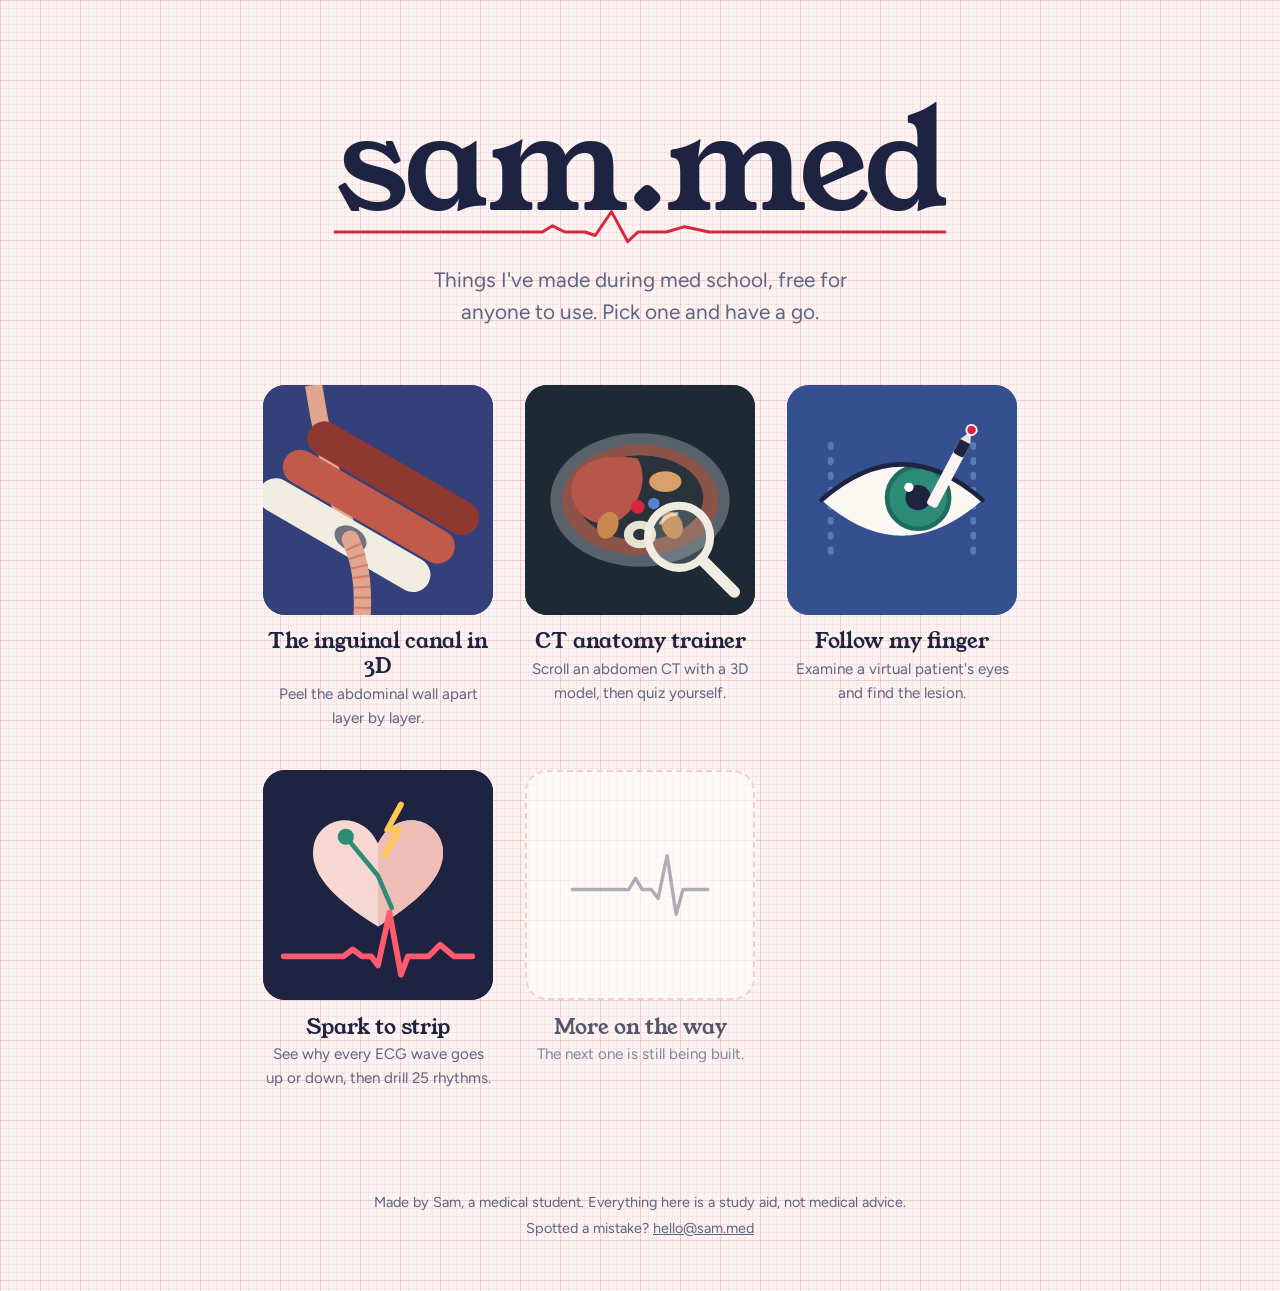
<file: index.html>
<!doctype html>
<html lang="en">
<head>
<meta charset="utf-8">
<meta name="viewport" content="width=device-width, initial-scale=1, viewport-fit=cover">
<title>sam.med</title>
<meta name="description" content="Free, interactive things for medical students, made by Sam.">
<link rel="icon" href="data:image/svg+xml,<svg xmlns='http://www.w3.org/2000/svg' viewBox='0 0 100 100'><text y='.9em' font-size='90'>🩺</text></svg>">
<link rel="preconnect" href="https://fonts.googleapis.com">
<link rel="preconnect" href="https://fonts.gstatic.com" crossorigin>
<link href="https://fonts.googleapis.com/css2?family=Figtree:wght@400;500;700&family=Young+Serif&display=swap" rel="stylesheet">
<link rel="stylesheet" href="assets/style.css">
</head>
<body>

<header class="hero">
  <h1 class="logo" aria-label="sam.med">
    <span aria-hidden="true">sam.med</span>
    <svg class="trace" viewBox="0 0 600 80" preserveAspectRatio="none" aria-hidden="true">
      <path pathLength="1000" d="M0 52 H190 L204 52 L214 38 L226 52 L246 52 L256 60 L272 6 L288 74 L298 52 L326 52 L344 40 L368 52 H600"/>
    </svg>
  </h1>
  <p class="tagline">Things I've made during med school, free for anyone to use. Pick one and have a go.</p>
</header>

<main>
  <ul class="grid">

    <li>
      <a class="tile" href="inguinal-canal/">
        <div class="art art-ing">
<svg viewBox="0 0 200 200" xmlns="http://www.w3.org/2000/svg" aria-hidden="true">
  <rect width="200" height="200" fill="#34407A"/>
  <path d="M44 0 C 50 40, 62 90, 76 134" fill="none" stroke="#E2A58E" stroke-width="15"/>
  <g transform="rotate(30 100 100)">
    <rect x="18" y="62" width="168" height="30" rx="15" fill="#8F3832"/>
    <rect x="12" y="94" width="168" height="30" rx="15" fill="#C25A49"/>
    <rect x="6" y="126" width="168" height="30" rx="15" fill="#F1ECE2"/>
    <ellipse cx="96" cy="141" rx="15" ry="10" fill="#1D2340" opacity=".6"/>
  </g>
  <path d="M76 134 C 84 152, 88 172, 86 204" fill="none" stroke="#E2A58E" stroke-width="15" stroke-linecap="round"/>
  <path d="M78 140 C 84 152, 88 172, 86 204" fill="none" stroke="#C25A49" stroke-width="15" stroke-dasharray="2 7" opacity=".5"/>
</svg>
        </div>
        <h2>The inguinal canal in 3D</h2>
        <p>Peel the abdominal wall apart layer by layer.</p>
      </a>
    </li>

    <li>
      <a class="tile" href="ct-trainer/">
        <div class="art art-ct">
<svg viewBox="0 0 200 200" xmlns="http://www.w3.org/2000/svg" aria-hidden="true">
  <rect width="200" height="200" fill="#1E2A33"/>
  <ellipse cx="100" cy="100" rx="78" ry="58" fill="#59616B"/>
  <ellipse cx="100" cy="100" rx="68" ry="48" fill="#8C5448"/>
  <ellipse cx="100" cy="98" rx="55" ry="37" fill="#2A323B"/>
  <path d="M40 92 C 40 70, 64 58, 98 64 C 108 82, 100 108, 78 120 C 58 124, 42 112, 40 92 Z" fill="#B6574A"/>
  <ellipse cx="100" cy="130" rx="14" ry="12" fill="#E8E2D2"/>
  <ellipse cx="100" cy="130" rx="6" ry="5" fill="#2A323B"/>
  <ellipse cx="72" cy="122" rx="9" ry="12" fill="#C9884F" transform="rotate(20 72 122)"/>
  <ellipse cx="128" cy="122" rx="9" ry="12" fill="#C9884F" transform="rotate(-20 128 122)"/>
  <circle cx="98" cy="106" r="6" fill="#D7263D"/>
  <circle cx="112" cy="103" r="5" fill="#5B7FD1"/>
  <ellipse cx="122" cy="84" rx="14" ry="9" fill="#D9A06A"/>
  <circle cx="134" cy="132" r="27" fill="#BFE6DA" opacity=".18"/>
  <circle cx="134" cy="132" r="27" fill="none" stroke="#F1ECE2" stroke-width="7"/>
  <path d="M154 152 L182 180" stroke="#F1ECE2" stroke-width="10" stroke-linecap="round"/>
  <path d="M118 120 A 19 19 0 0 1 132 112" fill="none" stroke="#FFFFFF" stroke-width="3" stroke-linecap="round" opacity=".6"/>
</svg>
        </div>
        <h2>CT anatomy trainer</h2>
        <p>Scroll an abdomen CT with a 3D model, then quiz yourself.</p>
      </a>
    </li>

    <li>
      <a class="tile" href="follow-my-finger/">
        <div class="art art-eye">
<svg viewBox="0 0 200 200" xmlns="http://www.w3.org/2000/svg" aria-hidden="true">
  <rect width="200" height="200" fill="#34508F"/>
  <path d="M38 52 V148 M38 100 H162 M162 52 V148" fill="none" stroke="#5C78B8" stroke-width="5" stroke-linecap="round" stroke-dasharray="2 11"/>
  <path d="M30 100 Q100 38 170 100 Q100 162 30 100 Z" fill="#FBF7F2"/>
  <circle cx="114" cy="98" r="27" fill="#2E8B77"/>
  <circle cx="114" cy="98" r="27" fill="none" stroke="#1F6E5D" stroke-width="4"/>
  <circle cx="114" cy="98" r="11" fill="#1D2340"/>
  <circle cx="106" cy="89" r="4" fill="#FFFFFF"/>
  <path d="M30 100 Q100 38 170 100" fill="none" stroke="#1D2340" stroke-width="4" stroke-linecap="round"/>
  <g transform="translate(160 40) rotate(28)">
    <rect x="-5" y="10" width="10" height="64" rx="3" fill="#FBF3F1"/>
    <rect x="-5" y="10" width="10" height="14" rx="2" fill="#1D2340"/>
    <path d="M-5 10.5 L0 0 L5 10.5 Z" fill="#E9E4DA"/>
    <circle cx="0" cy="-1" r="4.5" fill="#D7263D" stroke="#FFFFFF" stroke-width="1.5"/>
  </g>
</svg>
        </div>
        <h2>Follow my finger</h2>
        <p>Examine a virtual patient's eyes and find the lesion.</p>
      </a>
    </li>

    <li>
      <a class="tile" href="spark-to-strip/">
        <div class="art art-ecg">
<svg viewBox="0 0 200 200" xmlns="http://www.w3.org/2000/svg" aria-hidden="true">
  <rect width="200" height="200" fill="#1D2340"/>
  <path d="M100 136 C58 110 40 88 44 66 C48 46 70 38 86 48 C93 52 97 58 100 64 C103 58 107 52 114 48 C130 38 152 46 156 66 C160 88 142 110 100 136Z" fill="#F6D7D2"/>
  <path d="M100 64 C103 58 107 52 114 48 C130 38 152 46 156 66 C160 88 142 110 100 136Z" fill="#EDBDB6"/>
  <circle cx="72" cy="58" r="7" fill="#2E8B77"/>
  <path d="M72 58 L100 92 L112 120" fill="none" stroke="#2E8B77" stroke-width="4" stroke-linecap="round" stroke-linejoin="round"/>
  <path d="M120 30 L108 52 L118 52 L106 74" fill="none" stroke="#FFC857" stroke-width="5" stroke-linecap="round" stroke-linejoin="round"/>
  <path d="M18 162 H70 L78 156 L86 162 L94 162 L100 170 L110 124 L120 178 L126 162 L144 162 L154 152 L166 162 H182" fill="none" stroke="#FF5A6E" stroke-width="5" stroke-linecap="round" stroke-linejoin="round"/>
</svg>
        </div>
        <h2>Spark to strip</h2>
        <p>See why every ECG wave goes up or down, then drill 25 rhythms.</p>
      </a>
    </li>

    <!-- To add a new project: copy the <li> above, point href at its folder,
         swap the art and words. Delete this placeholder once you have a few. -->
    <li class="tile tile-soon">
      <div class="art art-soon">
        <svg viewBox="0 0 200 200" aria-hidden="true">
          <path d="M40 104 H82 L90 104 L96 94 L102 104 L110 104 L116 112 L124 74 L132 126 L138 104 H160"
                fill="none" stroke="currentColor" stroke-width="3" stroke-linejoin="round" stroke-linecap="round" opacity=".35"/>
        </svg>
      </div>
      <h2>More on the way</h2>
      <p>The next one is still being built.</p>
    </li>

  </ul>
</main>

<footer class="site-foot">
  <p>Made by Sam, a medical student. Everything here is a study aid, not medical advice.</p>
  <!-- Swap in a real address before going live -->
  <p>Spotted a mistake? <a href="mailto:hello@sam.med">hello@sam.med</a></p>
</footer>

</body>
</html>
</file>
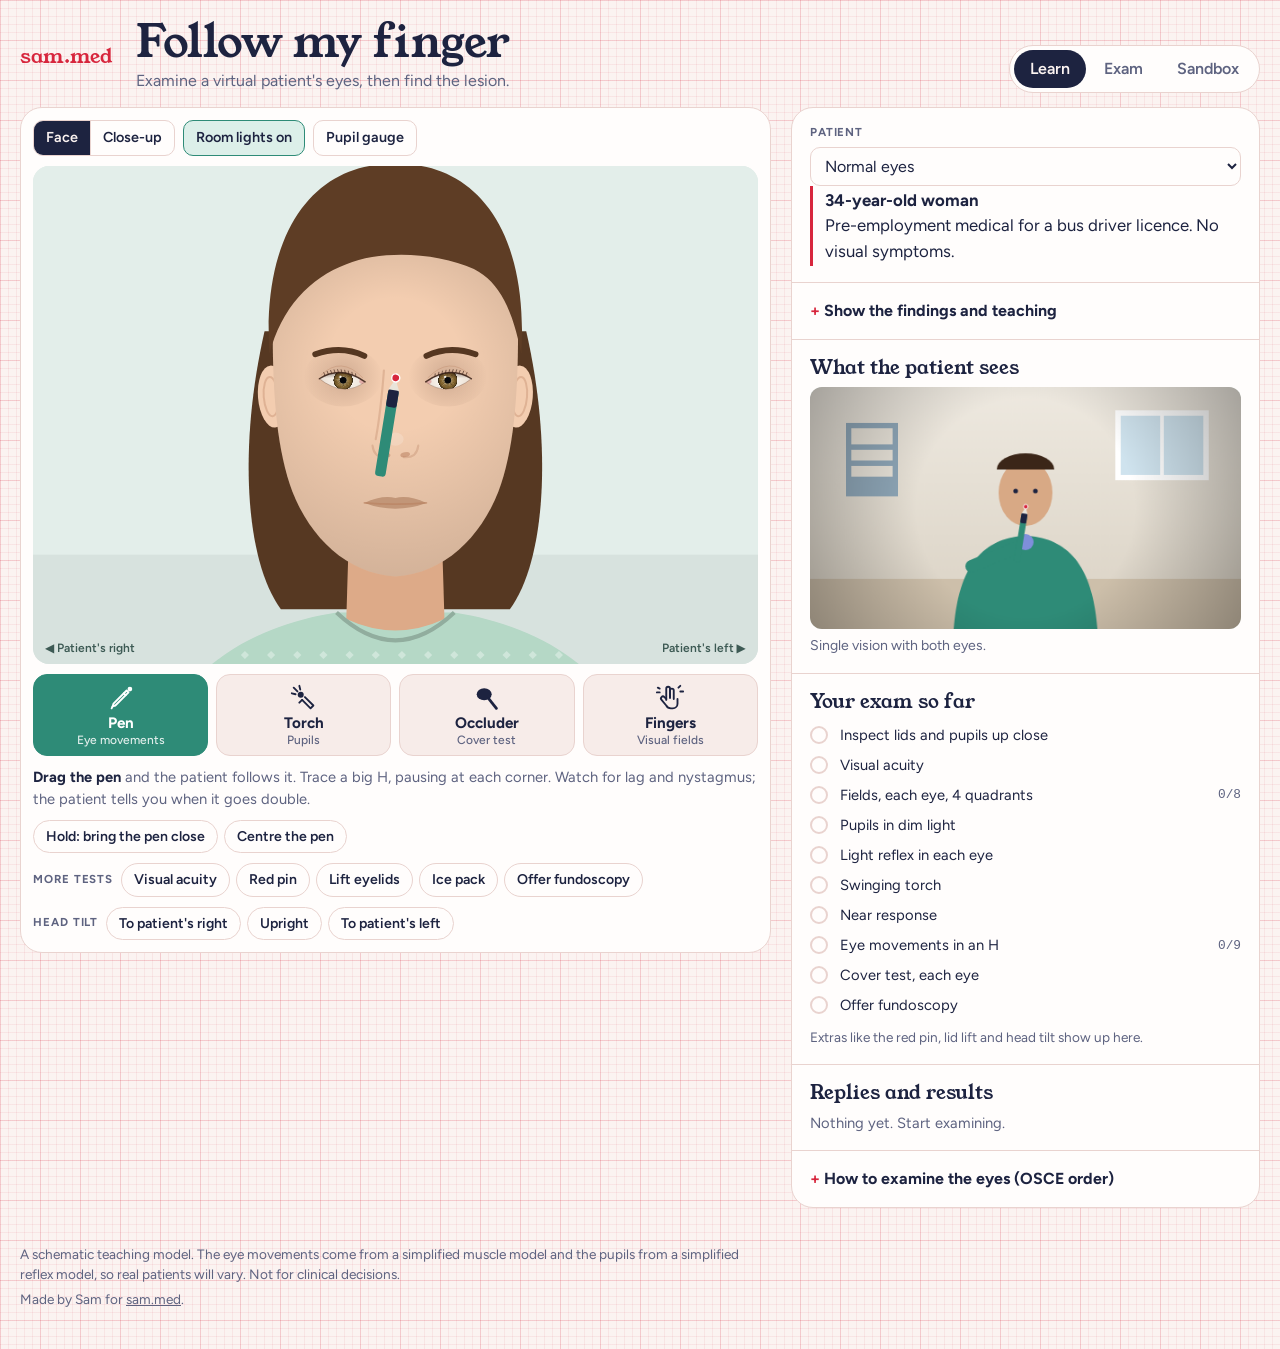
<file: follow-my-finger/index.html>
<!doctype html>
<html lang="en">
<head>
<meta charset="utf-8">
<meta name="viewport" content="width=device-width, initial-scale=1, viewport-fit=cover">
<title>Follow my finger</title>

<meta name="description" content="Examine a virtual patient's eyes: eye movements, pupils, cover test and visual fields. Find the lesion.">
<link rel="preconnect" href="https://fonts.googleapis.com">
<link rel="preconnect" href="https://fonts.gstatic.com" crossorigin>
<link href="https://fonts.googleapis.com/css2?family=Figtree:wght@400;500;600;700&family=Young+Serif&display=swap" rel="stylesheet">
<style>
/* Layout: an exam bench (stage canvas + tools) beside a case sheet; stacks to one column on phones.
   Tokens follow the sam.med site stylesheet (ECG-paper ground, trace red, scrubs green). */
:root {
  --paper: #FBF3F1;
  --grid-minor: rgba(215, 38, 61, 0.07);
  --grid-major: rgba(215, 38, 61, 0.14);
  --ink: #1D2340;
  --muted: #5E6380;
  --trace: #D7263D;
  --scrubs: #2E8B77;
  --scrubs-ink: #FFFFFF;
  --scrubs-soft: #DCEFE9;
  --panel: #FFFDFC;
  --line: #E9D3CF;
  --chip: #F7ECE9;
  --stage: #E3EEEA;
  --stage-ink: #3D5A54;
  --amber: #9A6408;
  --amber-soft: #FBEFD6;
  --bad-soft: #FBE1E4;
  --serif: "Young Serif", Georgia, "Times New Roman", serif;
  --sans: "Figtree", system-ui, -apple-system, "Segoe UI", Roboto, sans-serif;
  --mono: ui-monospace, "SF Mono", Menlo, Consolas, monospace;
  box-sizing: border-box;
}
@media (prefers-color-scheme: dark) {
  :root:not([data-theme="light"]) {
    --paper: #141A2E;
    --grid-minor: rgba(240, 90, 110, 0.06);
    --grid-major: rgba(240, 90, 110, 0.12);
    --ink: #F1EEF6;
    --muted: #A9ADC4;
    --trace: #FF5A6E;
    --scrubs: #3FA88F;
    --scrubs-ink: #06211B;
    --scrubs-soft: #1C3A36;
    --panel: #1B2239;
    --line: #2C3452;
    --chip: #232B47;
    --stage: #1B2B33;
    --stage-ink: #A6C6BF;
    --amber: #E7AE4A;
    --amber-soft: #3A2F1C;
    --bad-soft: #3D1F2A;
    color-scheme: dark;
  }
}
:root[data-theme="dark"] {
  --paper: #141A2E;
  --grid-minor: rgba(240, 90, 110, 0.06);
  --grid-major: rgba(240, 90, 110, 0.12);
  --ink: #F1EEF6;
  --muted: #A9ADC4;
  --trace: #FF5A6E;
  --scrubs: #3FA88F;
  --scrubs-ink: #06211B;
  --scrubs-soft: #1C3A36;
  --panel: #1B2239;
  --line: #2C3452;
  --chip: #232B47;
  --stage: #1B2B33;
  --stage-ink: #A6C6BF;
  --amber: #E7AE4A;
  --amber-soft: #3A2F1C;
  --bad-soft: #3D1F2A;
  color-scheme: dark;
}

*, *::before, *::after { box-sizing: inherit; }
html, body { margin: 0; }
body {
  font-family: var(--sans);
  font-size: 1rem;
  line-height: 1.5;
  color: var(--ink);
  background-color: var(--paper);
  background-image:
    linear-gradient(var(--grid-major) 1px, transparent 1px),
    linear-gradient(90deg, var(--grid-major) 1px, transparent 1px),
    linear-gradient(var(--grid-minor) 1px, transparent 1px),
    linear-gradient(90deg, var(--grid-minor) 1px, transparent 1px);
  background-size: 40px 40px, 40px 40px, 8px 8px, 8px 8px;
  min-height: 100vh;
  padding-left: max(16px, env(safe-area-inset-left, 0px));
  padding-right: max(16px, env(safe-area-inset-right, 0px));
}
a { color: inherit; }
button, select, input { font: inherit; color: inherit; }
:focus-visible { outline: 3px solid var(--trace); outline-offset: 3px; border-radius: 8px; }

/* ---------- header ---------- */
.top {
  max-width: 1240px;
  margin: 0 auto;
  padding-block: 18px 14px;
  display: flex;
  flex-wrap: wrap;
  align-items: flex-end;
  gap: 10px 24px;
}
.home {
  font-family: var(--serif);
  font-size: 1.25rem;
  text-decoration: none;
  color: var(--trace);
  align-self: center;
}
.home:hover { text-decoration: underline; text-underline-offset: 4px; }
.titles { flex: 1 1 280px; min-width: 0; }
.titles h1 {
  font-family: var(--serif);
  font-weight: 400;
  font-size: clamp(1.9rem, 4.6vw, 2.8rem);
  line-height: 1.05;
  margin: 0;
  letter-spacing: -0.01em;
  text-wrap: balance;
}
.tag { margin: 4px 0 0; color: var(--muted); font-size: 1rem; }
.modes {
  display: inline-flex;
  background: var(--panel);
  border: 1px solid var(--line);
  border-radius: 999px;
  padding: 4px;
  gap: 2px;
}
.modes button {
  border: 0;
  background: transparent;
  padding: 7px 16px;
  border-radius: 999px;
  font-weight: 600;
  cursor: pointer;
  color: var(--muted);
}
.modes button[aria-selected="true"] { background: var(--ink); color: var(--paper); }

/* ---------- layout ---------- */
.layout {
  max-width: 1240px;
  margin: 0 auto;
  display: grid;
  grid-template-columns: minmax(0, 1.6fr) minmax(0, 1fr);
  gap: 20px;
  align-items: start;
  padding-block-end: 24px;
}
@media (max-width: 900px) {
  .layout { grid-template-columns: minmax(0, 1fr); }
}

/* ---------- bench ---------- */
.bench {
  background: var(--panel);
  border: 1px solid var(--line);
  border-radius: 22px;
  padding: 12px;
  display: flex;
  flex-direction: column;
  gap: 10px;
  min-width: 0;
}
@media (min-width: 901px) { .bench { position: sticky; top: max(12px, env(safe-area-inset-top, 0px)); } }
.stage-bar {
  display: flex;
  flex-wrap: wrap;
  align-items: center;
  gap: 8px;
}
.seg {
  display: inline-flex;
  border: 1px solid var(--line);
  border-radius: 10px;
  overflow: hidden;
}
.seg button {
  border: 0;
  background: transparent;
  padding: 6px 12px;
  font-weight: 600;
  font-size: 0.9rem;
  cursor: pointer;
}
.seg button + button { border-left: 1px solid var(--line); }
.seg button[aria-pressed="true"] { background: var(--ink); color: var(--paper); }
.tog {
  border: 1px solid var(--line);
  background: transparent;
  border-radius: 10px;
  padding: 6px 12px;
  font-weight: 600;
  font-size: 0.9rem;
  cursor: pointer;
}
.tog[aria-pressed="true"] { background: var(--scrubs-soft); border-color: var(--scrubs); }
.tog.dark[aria-pressed="false"] { background: var(--ink); color: var(--paper); border-color: var(--ink); }
.clock {
  margin-left: auto;
  font-family: var(--mono);
  font-variant-numeric: tabular-nums;
  font-size: 0.9rem;
  color: var(--muted);
}
.stage {
  position: relative;
  border-radius: 16px;
  overflow: hidden;
  background: var(--stage);
  aspect-ratio: 16 / 11;
  max-width: 100%;
}
@media (max-width: 560px) { .stage { aspect-ratio: 5 / 6; } }
#stage { display: block; width: 100%; height: 100%; touch-action: none; cursor: crosshair; }
.tools {
  display: grid;
  grid-template-columns: repeat(4, minmax(0, 1fr));
  gap: 8px;
}
.tool {
  display: flex;
  flex-direction: column;
  align-items: center;
  gap: 2px;
  border: 1px solid var(--line);
  background: var(--chip);
  border-radius: 14px;
  padding: 8px 4px 7px;
  cursor: pointer;
  font-weight: 700;
  font-size: 0.95rem;
  line-height: 1.15;
}
.tool svg { width: 30px; height: 30px; }
.tool small { font-weight: 500; font-size: 0.75rem; color: var(--muted); }
.tool[aria-pressed="true"] { background: var(--scrubs); border-color: var(--scrubs); color: var(--scrubs-ink); }
.tool[aria-pressed="true"] small { color: var(--scrubs-ink); opacity: 0.85; }
.hint { margin: 0; font-size: 0.92rem; color: var(--muted); min-height: 2.6em; }
.hint b { color: var(--ink); }
.chips { display: flex; flex-wrap: wrap; gap: 6px; align-items: center; }
.chips .lab {
  font-size: 0.72rem;
  font-weight: 700;
  text-transform: uppercase;
  letter-spacing: 0.08em;
  color: var(--muted);
  margin-right: 2px;
}
.chip {
  border: 1px solid var(--line);
  background: transparent;
  border-radius: 999px;
  padding: 5px 12px;
  font-size: 0.88rem;
  font-weight: 600;
  cursor: pointer;
  touch-action: manipulation;
  user-select: none;
  -webkit-user-select: none;
}
.chip:hover { background: var(--chip); }
.chip[aria-pressed="true"] { background: var(--scrubs-soft); border-color: var(--scrubs); }
.chip.hold:active, .chip.hold.on { background: var(--scrubs); color: var(--scrubs-ink); border-color: var(--scrubs); }

/* ---------- sheet ---------- */
.sheet {
  background: var(--panel);
  border: 1px solid var(--line);
  border-radius: 22px;
  min-width: 0;
}
.blk { padding: 16px 18px; border-top: 1px solid var(--line); }
.blk:first-child { border-top: 0; }
.blk h2 {
  font-family: var(--serif);
  font-weight: 400;
  font-size: 1.2rem;
  line-height: 1.2;
  margin: 0 0 8px;
}
.eyebrow {
  font-size: 0.72rem;
  font-weight: 700;
  text-transform: uppercase;
  letter-spacing: 0.08em;
  color: var(--muted);
  margin: 0 0 6px;
}
.stem {
  font-size: 1.05rem;
  margin: 0;
  border-left: 3px solid var(--trace);
  padding: 2px 0 2px 12px;
}
.stem .who { font-weight: 700; display: block; }
.row { display: flex; flex-wrap: wrap; gap: 8px; align-items: center; }
.row.space { justify-content: space-between; }
select {
  width: 100%;
  max-width: 100%;
  padding: 8px 10px;
  border: 1px solid var(--line);
  border-radius: 10px;
  background: var(--panel);
}
.btn {
  border: 1px solid var(--line);
  background: var(--chip);
  border-radius: 12px;
  padding: 8px 14px;
  font-weight: 700;
  cursor: pointer;
}
.btn.primary { background: var(--scrubs); color: var(--scrubs-ink); border-color: var(--scrubs); }
.btn.primary:disabled { opacity: 0.5; cursor: not-allowed; }
.stats { font-size: 0.9rem; color: var(--muted); font-variant-numeric: tabular-nums; }

/* checklist */
.check { list-style: none; margin: 0; padding: 0; display: grid; gap: 2px; }
.check li {
  display: grid;
  grid-template-columns: 22px minmax(0, 1fr) auto;
  gap: 8px;
  align-items: center;
  font-size: 0.92rem;
  padding: 3px 0;
}
.check .dot {
  width: 18px; height: 18px;
  border-radius: 50%;
  border: 2px solid var(--line);
  display: grid; place-items: center;
}
.check li.part .dot { border-color: var(--amber); background: var(--amber-soft); }
.check li.done .dot { border-color: var(--scrubs); background: var(--scrubs); }
.check li.done .dot::after { content: ""; width: 7px; height: 4px; border-left: 2px solid var(--scrubs-ink); border-bottom: 2px solid var(--scrubs-ink); transform: rotate(-45deg) translate(1px, -1px); }
.check .prog { font-family: var(--mono); font-size: 0.8rem; color: var(--muted); font-variant-numeric: tabular-nums; }
.check li.done .lbl { color: var(--muted); }
.extras { margin: 8px 0 0; font-size: 0.85rem; color: var(--muted); }

/* log */
.log { list-style: none; margin: 0; padding: 0; display: grid; gap: 6px; max-height: 220px; overflow-y: auto; }
.log li { font-size: 0.92rem; padding: 6px 10px; border-radius: 10px; background: var(--chip); }
.log li .k { font-weight: 700; }
.log li.res { background: var(--scrubs-soft); }
.log .empty { background: transparent; color: var(--muted); padding: 0; }

/* answer + debrief */
form { display: grid; gap: 12px; }
fieldset { border: 0; margin: 0; padding: 0; min-width: 0; }
legend, .lbl-top { font-weight: 700; font-size: 0.92rem; padding: 0; margin-bottom: 6px; }
legend span { font-weight: 500; color: var(--muted); }
.radios { display: flex; flex-wrap: wrap; gap: 6px; }
.radios label {
  border: 1px solid var(--line);
  border-radius: 999px;
  padding: 5px 12px;
  font-size: 0.9rem;
  font-weight: 600;
  cursor: pointer;
}
.radios input { position: absolute; opacity: 0; pointer-events: none; }
.radios label:has(input:checked) { background: var(--ink); color: var(--paper); border-color: var(--ink); }
.radios label:has(input:focus-visible) { outline: 3px solid var(--trace); outline-offset: 2px; }
.charts { display: flex; flex-wrap: wrap; gap: 14px; align-items: flex-start; }
.chart-wrap { display: grid; gap: 4px; justify-items: center; }
.chart-wrap .cap { font-size: 0.78rem; font-weight: 700; color: var(--muted); text-transform: uppercase; letter-spacing: 0.06em; }
svg.fchart { width: 230px; max-width: 100%; height: auto; }
svg.fchart .rg { fill: var(--panel); stroke: var(--muted); stroke-width: 1; cursor: pointer; }
svg.fchart .rg.on { fill: var(--ink); }
svg.fchart.ro .rg { cursor: default; }
svg.fchart .rg.wrong { stroke: var(--trace); stroke-width: 2.5; }
svg.fchart text { fill: var(--muted); font: 600 9px var(--sans); }
svg.fchart text.big { fill: var(--ink); font: 700 11px var(--sans); }
.verdict {
  border-radius: 14px;
  padding: 12px 14px;
  font-weight: 700;
  font-size: 1.05rem;
}
.verdict.ok { background: var(--scrubs-soft); }
.verdict.no { background: var(--bad-soft); }
.verdict small { display: block; font-weight: 500; font-size: 0.92rem; margin-top: 2px; }
.score { display: flex; flex-wrap: wrap; gap: 6px; margin: 10px 0 0; padding: 0; list-style: none; }
.score li { font-size: 0.85rem; font-weight: 700; padding: 4px 10px; border-radius: 999px; background: var(--chip); font-variant-numeric: tabular-nums; }
.score li.ok { background: var(--scrubs-soft); }
.score li.no { background: var(--bad-soft); }
.teach h3 { font-size: 0.95rem; margin: 14px 0 4px; }
.teach p, .teach ul { margin: 0; font-size: 0.95rem; }
.teach ul { padding-left: 1.1rem; }
.teach li { margin: 2px 0; }
.missed { margin-top: 10px; background: var(--amber-soft); border-radius: 12px; padding: 10px 12px; font-size: 0.92rem; }
.missed b { display: block; margin-bottom: 2px; }
.viva { margin-top: 14px; border: 1px solid var(--line); border-radius: 14px; padding: 12px 14px; }
.viva p.q { margin: 0 0 8px; font-weight: 700; }
.viva .opts { display: grid; gap: 6px; }
.viva button {
  text-align: left;
  border: 1px solid var(--line);
  background: transparent;
  border-radius: 10px;
  padding: 8px 10px;
  cursor: pointer;
  font-size: 0.93rem;
}
.viva button:disabled { cursor: default; }
.viva button.right { background: var(--scrubs-soft); border-color: var(--scrubs); }
.viva button.wrongpick { background: var(--bad-soft); border-color: var(--trace); }
.viva .why { margin: 8px 0 0; font-size: 0.92rem; }
details.reveal summary, details.how summary {
  cursor: pointer;
  font-weight: 700;
  list-style: none;
}
details.reveal summary::-webkit-details-marker, details.how summary::-webkit-details-marker { display: none; }
details.reveal summary::before, details.how summary::before { content: "+ "; color: var(--trace); }
details[open].reveal summary::before, details[open].how summary::before { content: "– "; }
.how ol { margin: 8px 0 0; padding-left: 1.2rem; font-size: 0.93rem; }
.how li { margin: 3px 0; }
#pv { width: 100%; height: auto; aspect-ratio: 16 / 9; display: block; border-radius: 12px; background: var(--stage); }
.pvcap { margin: 6px 0 0; font-size: 0.88rem; color: var(--muted); }

/* sandbox */
.sbx { display: grid; gap: 10px; }
.sbx .head, .sbx .line {
  display: grid;
  grid-template-columns: minmax(0, 1.2fr) minmax(0, 1fr) minmax(0, 1fr);
  gap: 8px;
  align-items: center;
  font-size: 0.88rem;
}
.sbx .head { font-weight: 700; color: var(--muted); font-size: 0.75rem; text-transform: uppercase; letter-spacing: 0.06em; }
.sbx .line > span { font-weight: 600; }
.sbx input[type="range"] { width: 100%; accent-color: var(--scrubs); }
.sbx .val { font-family: var(--mono); font-size: 0.75rem; color: var(--muted); }
.sbx .cell { display: grid; gap: 0; }
.checkline { display: flex; gap: 8px; align-items: center; font-size: 0.9rem; font-weight: 600; }
.checkline input { accent-color: var(--scrubs); width: 18px; height: 18px; }

.foot {
  max-width: 1240px;
  margin: 0 auto;
  padding-block: 8px 36px;
  font-size: 0.85rem;
  color: var(--muted);
}
.foot p { margin: 4px 0; max-width: 80ch; }
.sr { position: absolute; width: 1px; height: 1px; overflow: hidden; clip: rect(0 0 0 0); white-space: nowrap; }

@media (max-width: 560px) {
  .tool { font-size: 0.85rem; }
  .tool svg { width: 26px; height: 26px; }
  .tool small { display: none; }
  .blk { padding: 14px; }
  .modes button { padding: 6px 12px; }
}
@media (prefers-reduced-motion: reduce) {
  * { scroll-behavior: auto !important; }
}
</style>

<style>:root{padding-top:env(safe-area-inset-top,0px);padding-bottom:env(safe-area-inset-bottom,0px);}[hidden]{display:none!important}</style>
</head>
<body>
<header class="top">
  <a class="home" href="../">sam.med</a>
  <div class="titles">
    <h1>Follow my finger</h1>
    <p class="tag">Examine a virtual patient's eyes, then find the lesion.</p>
  </div>
  <nav class="modes" role="tablist" aria-label="Mode">
    <button type="button" role="tab" id="m-learn" data-mode="learn" aria-selected="true">Learn</button>
    <button type="button" role="tab" id="m-exam" data-mode="exam" aria-selected="false">Exam</button>
    <button type="button" role="tab" id="m-sandbox" data-mode="sandbox" aria-selected="false">Sandbox</button>
  </nav>
</header>

<main class="layout">
  <section class="bench" aria-label="Examination bench">
    <div class="stage-bar">
      <div class="seg" role="group" aria-label="View">
        <button type="button" id="v-face" aria-pressed="true">Face</button>
        <button type="button" id="v-close" aria-pressed="false">Close-up</button>
      </div>
      <button type="button" class="tog dark" id="t-lights" aria-pressed="true">Room lights on</button>
      <button type="button" class="tog" id="t-gauge" aria-pressed="false">Pupil gauge</button>
      <span class="clock" id="clock" hidden>0:00</span>
    </div>

    <div class="stage">
      <canvas id="stage" tabindex="0" aria-label="Virtual patient. Use the tools below to examine the eyes."></canvas>
    </div>

    <div class="tools" role="toolbar" aria-label="Examination tools">
      <button type="button" class="tool" data-tool="pen" aria-pressed="true">
        <svg viewBox="0 0 32 32" aria-hidden="true"><g fill="none" stroke="currentColor" stroke-width="2" stroke-linejoin="round" stroke-linecap="round"><path d="M7 25l3-1 14-14-2-2L8 22z"/><path d="M19 11l2 2"/><path d="M7 25l-1 2"/></g><circle cx="25.5" cy="6.5" r="2.5" fill="currentColor"/></svg>
        Pen<small>Eye movements</small>
      </button>
      <button type="button" class="tool" data-tool="torch" aria-pressed="false">
        <svg viewBox="0 0 32 32" aria-hidden="true"><g fill="none" stroke="currentColor" stroke-width="2" stroke-linecap="round" stroke-linejoin="round"><path d="M14 18l9 9 3-3-9-9"/><path d="M11 21l3-3"/><path d="M9 9L5 5M12 7l-1-4M7 12l-4-1"/></g><circle cx="12.5" cy="12.5" r="3.2" fill="currentColor"/></svg>
        Torch<small>Pupils</small>
      </button>
      <button type="button" class="tool" data-tool="cover" aria-pressed="false">
        <svg viewBox="0 0 32 32" aria-hidden="true"><ellipse cx="13" cy="12" rx="8" ry="6.5" fill="currentColor"/><path d="M18 17l8 10" stroke="currentColor" stroke-width="3" stroke-linecap="round"/></svg>
        Occluder<small>Cover test</small>
      </button>
      <button type="button" class="tool" data-tool="fields" aria-pressed="false">
        <svg viewBox="0 0 32 32" aria-hidden="true"><g fill="none" stroke="currentColor" stroke-width="2" stroke-linecap="round" stroke-linejoin="round"><path d="M12 18V6a2 2 0 014 0v10"/><path d="M16 15V8a2 2 0 014 0v9"/><path d="M12 17l-2-2a2 2 0 00-3 3l5 6c1 2 3 3 5 3h2a5 5 0 005-5v-5"/><path d="M5 6l-2-1M5 10H2M25 5l2-2M27 9h3"/></g></svg>
        Fingers<small>Visual fields</small>
      </button>
    </div>

    <p class="hint" id="hint" aria-live="polite"></p>
    <div class="chips" id="sub"></div>
    <div class="chips" id="more">
      <span class="lab">More tests</span>
      <button type="button" class="chip" id="x-va">Visual acuity</button>
      <button type="button" class="chip" id="x-red">Red pin</button>
      <button type="button" class="chip" id="x-lift" aria-pressed="false">Lift eyelids</button>
      <button type="button" class="chip" id="x-ice">Ice pack</button>
      <button type="button" class="chip" id="x-fundus">Offer fundoscopy</button>
    </div>
    <div class="chips" id="tilt">
      <span class="lab">Head tilt</span>
      <button type="button" class="chip" data-tilt="R" aria-pressed="false">To patient's right</button>
      <button type="button" class="chip" data-tilt="straight" aria-pressed="false">Upright</button>
      <button type="button" class="chip" data-tilt="L" aria-pressed="false">To patient's left</button>
    </div>
  </section>

  <aside class="sheet" id="sheet" aria-label="Case">
    <!-- Patient -->
    <div class="blk" id="b-patient">
      <p class="eyebrow" id="patient-eyebrow">Patient</p>
      <div id="learn-pick">
        <label class="sr" for="caseSel">Choose a patient</label>
        <select id="caseSel"></select>
      </div>
      <p class="stem" id="stem"></p>
      <div class="row space" id="exam-bar" hidden>
        <button type="button" class="btn" id="newCase">New patient</button>
        <span class="stats" id="stats"></span>
      </div>
    </div>

    <!-- Learn: answer -->
    <div class="blk" id="b-reveal">
      <details class="reveal" id="revealDetails">
        <summary>Show the findings and teaching</summary>
        <div class="teach" id="teach"></div>
      </details>
    </div>

    <!-- Exam: answer form + debrief -->
    <div class="blk" id="b-answer" hidden>
      <h2>Commit your diagnosis</h2>
      <form id="answer">
        <div>
          <label class="lbl-top" for="dxSel">Lesion</label>
          <select id="dxSel" required></select>
        </div>
        <fieldset>
          <legend>Side of the lesion <span>(not the side of the field loss)</span></legend>
          <div class="radios" id="sideRadios">
            <label><input type="radio" name="side" value="R" id="side-R">Right</label>
            <label><input type="radio" name="side" value="L" id="side-L">Left</label>
            <label><input type="radio" name="side" value="B" id="side-B">Midline or both</label>
            <label><input type="radio" name="side" value="N" id="side-N">No lesion</label>
          </div>
        </fieldset>
        <fieldset>
          <legend>Chart the fields <span>(drawn as the patient sees them, tap any area that's missing)</span></legend>
          <div id="chartMine"></div>
        </fieldset>
        <button type="submit" class="btn primary" id="submitBtn">Commit diagnosis</button>
      </form>
    </div>
    <div class="blk" id="b-debrief" hidden aria-live="polite"></div>

    <!-- Sandbox -->
    <div class="blk" id="b-sandbox" hidden>
      <h2>Build a patient</h2>
      <p class="eyebrow">Drag a nerve down to weaken it</p>
      <div class="sbx" id="sbx"></div>
    </div>

    <!-- Patient's view -->
    <div class="blk" id="b-view">
      <h2>What the patient sees</h2>
      <canvas id="pv" width="480" height="270" aria-label="The patient's view of your pen and the room"></canvas>
      <p class="pvcap" id="pvcap"></p>
    </div>

    <!-- Checklist -->
    <div class="blk" id="b-check">
      <h2>Your exam so far</h2>
      <ul class="check" id="check"></ul>
      <p class="extras" id="extras"></p>
    </div>

    <!-- Log -->
    <div class="blk" id="b-log">
      <h2>Replies and results</h2>
      <ul class="log" id="log" aria-live="polite"></ul>
    </div>

    <div class="blk">
      <details class="how">
        <summary>How to examine the eyes (OSCE order)</summary>
        <ol>
          <li><b>Inspect</b> from the end of the bed, then up close: ptosis, head tilt, pupil size and shape, any squint.</li>
          <li><b>Acuity</b>, each eye, with glasses and pinhole.</li>
          <li><b>Fields</b> by confrontation, one eye at a time, all four quadrants. Red pin for central vision.</li>
          <li><b>Pupils</b>: size in light and dim, direct and consensual reflex, swinging torch, then near.</li>
          <li><b>Eye movements</b> in an H, asking about double vision at each corner. Watch for nystagmus.</li>
          <li><b>Cover test</b> while the patient fixes on your pen.</li>
          <li><b>Offer fundoscopy</b> to finish, then present: describe, localise, give a cause.</li>
        </ol>
      </details>
    </div>
  </aside>
</main>

<footer class="foot">
  <p>A schematic teaching model. The eye movements come from a simplified muscle model and the pupils from a simplified reflex model, so real patients will vary. Not for clinical decisions.</p>
  <p>Made by Sam for <a href="../">sam.med</a>.</p>
</footer>

<script>
(() => {
'use strict';
/* ---------- Diagnoses offered in Exam mode ---------- */
const DX = {
  normal: 'Normal examination',
  cn3p: 'CN III palsy, pupil-involving',
  cn3s: 'CN III palsy, pupil-sparing',
  cn4: 'CN IV (trochlear) palsy',
  cn6: 'CN VI (abducens) palsy',
  ino: 'Internuclear ophthalmoplegia (MLF)',
  mg: 'Myasthenia gravis (neuromuscular junction)',
  horner: 'Horner syndrome (oculosympathetic)',
  rapd: 'Optic neuropathy with an RAPD',
  adie: 'Adie tonic pupil',
  argyll: 'Argyll Robertson pupils',
  chiasm: 'Chiasmal lesion (bitemporal hemianopia)',
  retro: 'Retrochiasmal lesion (homonymous hemianopia)',
  meyer: "Temporal lobe, Meyer's loop (superior quadrantanopia)"
};
const DX_GROUPS = [
  ['Eye movements and lids', ['cn3p', 'cn3s', 'cn4', 'cn6', 'ino', 'mg']],
  ['Pupils and optic nerve', ['horner', 'rapd', 'adie', 'argyll']],
  ['Visual fields', ['chiasm', 'retro', 'meyer']],
  ['Nothing found', ['normal']]
];
const SIDE_NAME = { R: 'right', L: 'left', B: 'midline or both sides', N: 'no lesion' };

/* Key tests, used in feedback when a case needs one you skipped */
const KEY_MSG = {
  inspect: 'Close-up inspection: subtle ptosis and anisocoria only show up close.',
  va: 'Visual acuity: optic nerve disease drops the acuity in the affected eye.',
  fields: 'Confrontation fields, one eye at a time, in all four quadrants.',
  dim: 'Pupils in dim light: Horner anisocoria grows in the dark.',
  direct: 'Direct and consensual light reflexes in each eye.',
  swing: 'Swinging torch: the only bedside test that shows an RAPD.',
  near: 'Near response: needed to spot light–near dissociation.',
  H: 'Eye movements through the full H, asking about double vision.',
  cover: 'Cover test: shows which eye is deviated.',
  fundus: 'Fundoscopy: papilloedema changes the whole case.',
  red: 'Red pin: red desaturation is an early optic nerve sign.',
  lift: 'Lift the eyelid: a complete ptosis hides both the eye position and the pupil.',
  fatigue: 'Sustained upgaze: brings out fatigable ptosis.',
  tilt: 'Head tilt (Bielschowsky): the third step of the three-step test.'
};

/* ---------- Cases ---------- */
const CASES = [
  {
    id: 'normal', dx: 'normal', side: 'N', tier: 'Core', title: 'Normal eyes',
    age: 34, sex: 'F',
    stem: 'Pre-employment medical for a bus driver licence. No visual symptoms.',
    setup(p) {},
    keys: [],
    findings: [
      'Acuity 6/6 in each eye',
      'Full fields to confrontation',
      'Pupils equal and reactive to light and near, no RAPD',
      'Full eye movements, no double vision or nystagmus',
      'No ptosis, no movement on cover test'
    ],
    where: 'No lesion.',
    pearl: 'Practise saying it in one breath: "Pupils equal and reactive, no RAPD, full movements without diplopia or nystagmus, fields full to confrontation." A confident normal scores well.',
    next: 'Nothing further needed.',
    viva: {
      q: 'The near response is a triad of…',
      opts: ['Convergence, accommodation and miosis', 'Convergence, mydriasis and ptosis', 'Accommodation, abduction and miosis', 'Divergence, accommodation and miosis'],
      a: 0,
      why: 'Looking at a near target, the medial recti converge, the ciliary muscle contracts to thicken the lens and the pupils constrict. All three run through CN III.'
    }
  },
  {
    id: 'cn3p', dx: 'cn3p', side: 'R', tier: 'Core', title: 'Right third nerve palsy, pupil involved',
    age: 58, sex: 'F',
    stem: 'Sudden severe headache this morning. Since then her right eyelid has drooped shut.',
    setup(p) {
      Object.assign(p.mus.R, { MR: 0, SR: 0, IR: 0, IO: 0 });
      p.ptosis.R = 9;
      p.dMax.R = 7.6; p.dMin.R = 7.3; p.lightEff.R = 0; p.nearEff.R = 0;
    },
    keys: ['lift', 'direct', 'H'],
    findings: [
      'Complete right ptosis',
      'With the lid lifted, the right eye sits down and out',
      'Right eye cannot adduct, elevate or depress (abduction is spared)',
      'Right pupil about 7.5 mm, no reaction to light or near',
      'Light in the right eye still constricts the left pupil, so the afferent side works',
      'Double vision only once the lid is lifted'
    ],
    where: 'Right oculomotor nerve. A dilated pupil means compression: a posterior communicating artery aneurysm until proven otherwise.',
    pearl: 'The pupil fibres run on the outside of the nerve, so a compressing aneurysm hits them early. Ischaemia mostly damages the core of the nerve and spares them.',
    next: 'Emergency non-contrast CT and CT angiography. If CT is clear but the story sounds like a bleed, lumbar puncture.',
    viva: {
      q: 'What do you do next?',
      opts: ['Urgent CT brain with CT angiography', 'Check HbA1c and review in two weeks', 'Outpatient MRI of the orbits', 'Ice pack test'],
      a: 0,
      why: 'A painful third nerve palsy with a blown pupil is an expanding aneurysm until proven otherwise. The rupture risk is highest in the first days.'
    }
  },
  {
    id: 'cn3s', dx: 'cn3s', side: 'L', tier: 'Core', title: 'Left third nerve palsy, pupil spared',
    age: 67, sex: 'M',
    stem: 'Type 2 diabetes and hypertension. Two days of a drooping left eyelid, double vision and an ache above the left eye.',
    setup(p) {
      Object.assign(p.mus.L, { MR: 0, SR: 0, IR: 0, IO: 0 });
      p.ptosis.L = 9;
      p.fundus = 'Scattered dot-blot haemorrhages and microaneurysms in both eyes (background diabetic retinopathy). Healthy discs.';
    },
    keys: ['lift', 'direct', 'H'],
    findings: [
      'Complete left ptosis',
      'With the lid lifted, the left eye sits down and out',
      'Left eye cannot adduct, elevate or depress',
      'Pupils equal and briskly reactive',
      'Double vision once the lid is lifted'
    ],
    where: 'Left oculomotor nerve, from microvascular ischaemia. The pupil is spared because the pupil fibres on the outside of the nerve keep their blood supply.',
    pearl: 'Pupil sparing is only reassuring when the motor palsy is complete. A partial third nerve palsy with a normal pupil can still be an aneurysm.',
    next: 'Blood pressure, HbA1c and lipids. Most recover within about three months. Image if he is under 50, has other neurological signs, the palsy is partial, or it does not recover. Many centres now image every third nerve palsy.',
    viva: {
      q: 'Which feature would still make you image urgently?',
      opts: ['The motor palsy is only partial', 'He has diabetes', 'He is over 60', 'He has an ache around the eye'],
      a: 0,
      why: 'The "pupil rule" only holds for a complete motor palsy. An ache is common with microvascular palsies and does not change the plan.'
    }
  },
  {
    id: 'cn4', dx: 'cn4', side: 'R', tier: 'Core', title: 'Right fourth nerve palsy',
    age: 45, sex: 'M',
    stem: 'Came off his bike and hit his head three weeks ago. Since then he sees double, one image above the other, worst when reading and going down stairs.',
    setup(p) {
      p.mus.R.SO = 0.35;
      p.cn4 = 'R';
      p.tiltHabit = -8;
    },
    keys: ['H', 'cover'],
    findings: [
      'Head tilted to the left (away from the bad eye)',
      'Right eye a little higher than the left (right hypertropia), small in the straight-ahead position',
      'Worse looking to the left, worst looking down and to the left',
      'Vertical or diagonal double vision',
      'Hypertropia worse with the head tilted to the right'
    ],
    where: 'Right trochlear nerve (CN IV). Trauma is the most common acquired cause because the nerve is long and thin.',
    pearl: 'Three-step test: which eye is higher, is it worse looking left or right, is it worse tilting left or right. A right IV palsy is right-high, worse on left gaze and worse on right tilt.',
    next: 'If there was no trauma, look for other causes. Prisms or patching for symptoms; most traumatic palsies improve over months.',
    viva: {
      q: 'Which gaze position tests the right superior oblique as a depressor?',
      opts: ['Down and to the left', 'Down and to the right', 'Up and to the left', 'Straight down'],
      a: 0,
      why: 'The superior oblique depresses the eye most when the eye is turned in. The right eye turns in when the patient looks left.'
    }
  },
  {
    id: 'cn6', dx: 'cn6', side: 'L', tier: 'Core', title: 'Left sixth nerve palsy',
    age: 29, sex: 'F',
    stem: 'Six weeks of headaches, worse first thing in the morning and when lying down. Now double vision, side by side, worse looking across the room and to the left.',
    setup(p) {
      p.mus.L.LR = 0.08;
      p.fundus = 'Both optic discs are swollen with blurred margins and no spontaneous venous pulsation: papilloedema.';
    },
    keys: ['H', 'cover', 'fundus'],
    findings: [
      'Left eye turned in (esotropia) looking straight ahead',
      'Left eye cannot abduct past the midline',
      'Horizontal double vision, worst on left gaze, absent on right gaze',
      'Cover test: covering the right eye makes the left eye move out to take up fixation',
      'Papilloedema on fundoscopy'
    ],
    where: 'Left abducens nerve. With headaches worse lying down, this is raised intracranial pressure: the sixth nerve palsy is a false localising sign.',
    pearl: 'The abducens has a long course and gets stretched over the petrous ridge when pressure rises, so it is the first nerve to show raised ICP.',
    next: 'Urgent imaging including venography (exclude a mass and venous sinus thrombosis), then lumbar puncture with an opening pressure if imaging is clear. Idiopathic intracranial hypertension fits her story.',
    viva: {
      q: 'What must you examine next?',
      opts: ['The fundi, looking for papilloedema', 'The corneal reflexes', 'Hearing, with Rinne and Weber', 'The gag reflex'],
      a: 0,
      why: 'Headache worse lying down plus a sixth nerve palsy means raised pressure until proven otherwise. Papilloedema confirms it.'
    }
  },
  {
    id: 'horner', dx: 'horner', side: 'L', tier: 'Core', title: 'Left Horner syndrome',
    age: 47, sex: 'M',
    stem: 'Sudden pain on the left side of his neck and head after a chiropractic neck adjustment yesterday. His partner says his left eye looks smaller.',
    setup(p) {
      p.ptosis.L = 1.6; p.lowerLift.L = 1.0;
      p.dMax.L = 4.9; p.dMin.L = 2.3; p.tauD.L = 2.8;
    },
    keys: ['inspect', 'dim'],
    findings: [
      'Mild left ptosis (1–2 mm) with a slightly raised lower lid',
      'Left pupil smaller; the difference grows in dim light',
      'Left pupil is slow to dilate when the lights go off (dilation lag)',
      'Both pupils react to light and near',
      'Full eye movements'
    ],
    where: 'Left oculosympathetic pathway. Neck pain after manipulation points to a left internal carotid artery dissection.',
    pearl: 'If the anisocoria is worse in the dark, the small pupil is the abnormal one (it cannot dilate). If it is worse in the light, the big pupil is abnormal (it cannot constrict).',
    next: 'Urgent CT or MR angiography of the head and neck. A dissection is a stroke risk.',
    viva: {
      q: 'What is the most useful next investigation?',
      opts: ['CT angiography of the head and neck', 'Chest X-ray for an apical lung tumour', 'Outpatient MRI brain in six weeks', 'None, it is a normal variant'],
      a: 0,
      why: 'An acute, painful Horner syndrome is a carotid dissection until proven otherwise. A chest X-ray suits a smoker with shoulder or arm pain (Pancoast tumour).'
    }
  },
  {
    id: 'rapd', dx: 'rapd', side: 'R', tier: 'Core', title: 'Right optic neuritis with an RAPD',
    age: 26, sex: 'F',
    stem: 'Four days of blurred vision in her right eye. It aches when she moves the eye, and colours look washed out.',
    setup(p) {
      p.afferent.R = 0.25;
      p.va.R = '6/36'; p.pin.R = '6/36';
      p.red.R = true; p.scotoma.R = 0.22; p.pain = 'R';
      p.fundus = 'Both discs look normal. In retrobulbar optic neuritis the patient sees nothing and the doctor sees nothing.';
    },
    keys: ['swing', 'va', 'red'],
    findings: [
      'Acuity 6/36 right (no better with pinhole), 6/6 left',
      'Pupils equal in size at rest',
      'Swinging torch: both pupils dilate when the light moves to the right eye (right RAPD)',
      'Red looks washed out in the right eye',
      'Central blur in the right eye',
      'Full but painful eye movements'
    ],
    where: 'Right optic nerve: optic neuritis.',
    pearl: 'An RAPD never causes unequal pupils. Both pupils get the same signal from the midbrain, so they stay equal; you only see the defect by comparing the eyes with a swinging torch.',
    next: 'MRI brain and orbits with gadolinium to look for demyelination, and an ophthalmology review. IV methylprednisolone speeds recovery but does not change the final vision.',
    viva: {
      q: 'Which test best predicts her risk of multiple sclerosis?',
      opts: ['MRI brain with contrast', 'CT head', 'Lumbar puncture on its own', 'Visual evoked potentials'],
      a: 0,
      why: 'The number of white-matter lesions on MRI is the strongest predictor of conversion to MS after optic neuritis.'
    }
  },
  {
    id: 'chiasm', dx: 'chiasm', side: 'B', tier: 'Core', title: 'Bitemporal hemianopia',
    age: 52, sex: 'M',
    stem: 'Keeps clipping door frames, and other cars’ mirrors when changing lanes, on both sides. His wedding ring stopped fitting last year.',
    setup(p) {
      p.field = 'bitemporal';
      p.fundus = 'Discs look normal. Optic atrophy only appears after long-standing compression.';
    },
    keys: ['fields'],
    findings: [
      'Outer (temporal) half of the field missing in each eye',
      'Acuity, pupils and eye movements normal'
    ],
    where: 'Optic chiasm, where the nasal retinal fibres (carrying the temporal fields) cross. A pituitary macroadenoma fits, with acromegaly here.',
    pearl: 'Pituitary tumours press up from below, so the defect often starts in the upper temporal quadrants. Craniopharyngiomas press from above and start below.',
    next: 'MRI pituitary with contrast, pituitary hormone profile and formal perimetry.',
    viva: {
      q: 'Which emergency can this tumour cause?',
      opts: ['Pituitary apoplexy: sudden headache, double vision and visual loss', 'Malignant hyperthermia', 'Central retinal artery occlusion', 'Acute angle-closure glaucoma'],
      a: 0,
      why: 'Bleeding into the adenoma expands it suddenly, compressing the chiasm and cavernous sinus nerves, and can cause an Addisonian crisis.'
    }
  },
  {
    id: 'retro', dx: 'retro', side: 'L', tier: 'Core', title: 'Right homonymous hemianopia',
    age: 74, sex: 'F',
    stem: 'Atrial fibrillation, stopped her anticoagulant last month. Since yesterday she keeps missing food on the right side of her plate.',
    setup(p) {
      p.field = 'homRight';
    },
    keys: ['fields'],
    findings: [
      'Right half of the field missing in both eyes',
      'Central vision spared',
      'Acuity, pupils and eye movements normal'
    ],
    where: 'Left retrochiasmal pathway. A matching defect in both eyes with central sparing points to the left occipital lobe (posterior cerebral artery stroke).',
    pearl: 'Homonymous means the same side in both eyes, and the lesion is on the opposite side. Confrontation cannot show macular sparing; that needs formal perimetry.',
    next: 'Stroke pathway: urgent CT with angiography or MRI, consider reperfusion if in the window, and plan anticoagulation. She cannot drive.',
    viva: {
      q: 'Why might her central vision be spared?',
      opts: ['The occipital pole gets blood from both the middle and posterior cerebral arteries', 'The macula is supplied by the central retinal artery', 'The lateral geniculate nucleus has collateral flow from the ophthalmic artery', 'Central vision is processed in the frontal eye fields'],
      a: 0,
      why: 'The macular cortex at the occipital pole has a dual supply, so a PCA stroke often leaves it working.'
    }
  },
  {
    id: 'ino', dx: 'ino', side: 'R', tier: 'Stretch', title: 'Right internuclear ophthalmoplegia',
    age: 31, sex: 'F',
    stem: 'Two weeks of double vision when she looks to the left. Last year her legs went numb for a month, then recovered.',
    setup(p) {
      p.mlf.R = 0.12;
      p.inoNyst = { R: false, L: true };
    },
    keys: ['H', 'near'],
    findings: [
      'Eyes straight looking ahead',
      'On left gaze the right eye barely adducts',
      'The left eye shows jerky nystagmus as it abducts',
      'Convergence is normal: the right eye adducts fine on a near target',
      'Double vision on left gaze'
    ],
    where: 'Right medial longitudinal fasciculus in the brainstem. An INO is named for the side that cannot adduct. In a young woman with a past neurological episode, think multiple sclerosis.',
    pearl: 'Normal convergence proves the right medial rectus and CN III work. The broken link is between the left sixth nerve nucleus and the right third nerve nucleus.',
    next: 'MRI brain and spinal cord with contrast, and a neurology referral.',
    viva: {
      q: 'Why is convergence preserved in an INO?',
      opts: ['Convergence signals reach the medial rectus without using the MLF', 'The lateral rectus helps the eye converge', 'Convergence is driven by CN IV', 'The MLF only carries downgaze signals'],
      a: 0,
      why: 'Vergence comes from midbrain neurons that project straight to the medial rectus subnucleus, bypassing the pontine route through the MLF.'
    }
  },
  {
    id: 'adie', dx: 'adie', side: 'L', tier: 'Stretch', title: 'Left Adie tonic pupil',
    age: 32, sex: 'F',
    stem: 'Noticed in the mirror that her left pupil is bigger. Reading has been blurry with that eye.',
    setup(p) {
      p.dMax.L = 6.9; p.dMin.L = 2.6;
      p.lightEff.L = 0.07; p.nearEff.L = 1.6;
      p.tauC.L = 1.7; p.tauD.L = 4.5;
    },
    keys: ['inspect', 'direct', 'near'],
    findings: [
      'Left pupil larger; the difference is biggest in bright light',
      'Left pupil barely reacts to light',
      'On a near target it constricts slowly, stays small, then re-dilates slowly (light–near dissociation)',
      'No ptosis, full eye movements'
    ],
    where: 'Left ciliary ganglion (postganglionic parasympathetic). With reduced tendon reflexes it would be Holmes–Adie syndrome.',
    pearl: 'Light–near dissociation: one large pupil means Adie, two small irregular pupils mean Argyll Robertson.',
    next: 'Dilute pilocarpine test (the tonic pupil constricts) and reassurance. Reading glasses help the accommodation symptoms.',
    viva: {
      q: 'Why does dilute pilocarpine constrict an Adie pupil but not a normal one?',
      opts: ['Denervation hypersensitivity of the iris sphincter', 'Sympathetic overactivity', 'The drug blocks the dilator muscle', 'Aberrant regeneration of CN III'],
      a: 0,
      why: 'After the ciliary ganglion is damaged, the sphincter grows more receptors and responds to a dose too weak to affect a normal pupil.'
    }
  },
  {
    id: 'mg', dx: 'mg', side: 'B', tier: 'Stretch', title: 'Ocular myasthenia gravis',
    age: 63, sex: 'M',
    stem: 'Two months of droopy eyelids and double vision. Fine first thing in the morning, worse by evening or after reading.',
    setup(p) {
      p.mg = {
        mus: { R: { LR: 0.72, MR: 0.92 }, L: { SR: 0.62, MR: 0.85, IR: 0.92 } },
        ptosis: { R: 2.2, L: 1.0 },
        fat: { R: 3.4, L: 2.2 }
      };
    },
    keys: ['fatigue', 'H'],
    findings: [
      'Ptosis in both eyes, right worse, that increases with sustained upgaze',
      'Ptosis improves after an ice pack',
      'Weak movements that do not match any single nerve, and get worse as you keep testing',
      'Pupils normal'
    ],
    where: 'Neuromuscular junction: ocular myasthenia gravis.',
    pearl: 'Myasthenia never affects the pupils. Fatigable ptosis plus a mixed pattern of weak muscles with normal pupils means MG until proven otherwise.',
    next: 'Acetylcholine receptor antibodies (anti-MuSK if negative), CT chest for a thymoma, and ask about swallowing and breathing.',
    viva: {
      q: 'Which blood test supports the diagnosis?',
      opts: ['Acetylcholine receptor antibodies', 'Anti-GQ1b antibodies', 'HbA1c', 'Anti-aquaporin-4 antibodies'],
      a: 0,
      why: 'AChR antibodies are positive in about half of ocular MG. Anti-GQ1b fits Miller Fisher syndrome and aquaporin-4 fits neuromyelitis optica.'
    }
  },
  {
    id: 'meyer', dx: 'meyer', side: 'R', tier: 'Stretch', title: 'Left superior quadrantanopia',
    age: 38, sex: 'M',
    stem: 'Two spells of a strange smell and déjà vu, then losing time. Now he keeps missing things up and to his left.',
    setup(p) {
      p.field = 'supQuadLeft';
    },
    keys: ['fields'],
    findings: [
      'Upper left quadrant missing in both eyes',
      'Acuity, pupils and eye movements normal'
    ],
    where: "Right temporal lobe. Meyer's loop carries the fibres for the upper half of the opposite field.",
    pearl: '"Pie in the sky" is temporal; "pie on the floor" is parietal. Both are on the side opposite the lesion.',
    next: 'MRI brain with contrast (a temporal tumour is likely), EEG and neurology review. He must not drive.',
    viva: {
      q: 'A left inferior homonymous quadrantanopia localises to…',
      opts: ['Right parietal lobe', 'Left temporal lobe', 'Optic chiasm', 'Left parietal lobe'],
      a: 0,
      why: 'The upper optic radiation runs through the parietal lobe and carries the lower half of the opposite field.'
    }
  },
  {
    id: 'argyll', dx: 'argyll', side: 'B', tier: 'Stretch', title: 'Argyll Robertson pupils',
    age: 55, sex: 'M',
    stem: 'Unsteady walking, worse in the dark, and shooting pains in his legs.',
    setup(p) {
      p.dMax.R = p.dMax.L = 3.0; p.dMin.R = p.dMin.L = 1.5;
      p.lightEff.R = p.lightEff.L = 0; p.nearEff.R = p.nearEff.L = 1.8;
      p.irregular.R = p.irregular.L = 1;
    },
    keys: ['direct', 'near'],
    findings: [
      'Both pupils small (about 2–3 mm) and irregular',
      'No reaction to light',
      'Brisk constriction to a near target (light–near dissociation)',
      'Normal eye movements'
    ],
    where: 'Dorsal midbrain near the pretectal nuclei. Classically neurosyphilis; with his gait and leg pains, tabes dorsalis.',
    pearl: 'Light–near dissociation with two small, irregular pupils is Argyll Robertson. With one big pupil, think Adie.',
    next: 'Treponemal and non-treponemal serology, an HIV test and a lumbar puncture for CSF VDRL. Neurosyphilis is treated with IV benzylpenicillin.',
    viva: {
      q: 'Which test do you send?',
      opts: ['Syphilis serology', 'Acetylcholine receptor antibodies', 'Ice pack test', 'Nerve conduction studies'],
      a: 0,
      why: 'Argyll Robertson pupils point to neurosyphilis; serology and CSF testing confirm it.'
    }
  }
];

/* ================= helpers ================= */
const $ = (s) => document.querySelector(s);
const clamp = (x, a, b) => (x < a ? a : x > b ? b : x);
const lerp = (a, b, t) => a + (b - a) * t;
const ease = (t) => t * t * (3 - 2 * t);
const DEG = Math.PI / 180;
const EYES = ['R', 'L'];
const SIGN = { R: -1, L: 1 };      // screen-x direction of each eye's lateral (abduction) side
const OTHER = { R: 'L', L: 'R' };
const EX = { R: -32, L: 32 };      // eye centres in face millimetres (patient's right eye is on the viewer's left)
const EYE_NAME = { R: 'right', L: 'left' };
const reduceMotion = !!(window.matchMedia && matchMedia('(prefers-reduced-motion: reduce)').matches);
const esc = (s) => String(s).replace(/[&<>"]/g, (c) => ({ '&': '&amp;', '<': '&lt;', '>': '&gt;', '"': '&quot;' }[c]));

const store = {
  get(k, d) { try { const v = localStorage.getItem(k); return v ? JSON.parse(v) : d; } catch (e) { return d; } },
  set(k, v) { try { localStorage.setItem(k, JSON.stringify(v)); } catch (e) { /* storage unavailable */ } }
};
const SKEY = 'sammed.follow-my-finger.v1';
let stats = Object.assign({ cases: {}, streak: 0, best: 0 }, store.get(SKEY, {}) || {});

/* ================= patient ================= */
const SKINS = [
  ['#F3CDB0', '#DDAA88', '#B98060'], ['#E8B690', '#CC9169', '#A66B48'], ['#C98E62', '#AC7146', '#865231'],
  ['#A9704A', '#8C5635', '#6A3D22'], ['#7E4E30', '#663B22', '#4B2915'], ['#5E3A24', '#4A2C1A', '#341C0E']
];
const HAIRS = ['#1E1714', '#3B2618', '#5E3D25', '#8F6238', '#A9452B', '#C2A060'];
const GREY = '#BDB8B1';
const IRISES = ['#6B4423', '#8A6B32', '#5E7C4C', '#4F7EA8', '#6E8894', '#7A5230'];
const GOWNS = ['#A9C6E3', '#B5D8C6', '#C9C2E8'];
const GLOVE = '#7F8FDB';
const GLOVE_DK = '#5A68B4';

function basePatient() {
  const m = () => ({ LR: 1, MR: 1, SR: 1, IR: 1, IO: 1, SO: 1 });
  return {
    mus: { R: m(), L: m() }, mlf: { R: 1, L: 1 }, inoNyst: { R: false, L: false },
    ptosis: { R: 0, L: 0 }, lowerLift: { R: 0, L: 0 },
    afferent: { R: 1, L: 1 },
    dMax: { R: 6.5, L: 6.5 }, dMin: { R: 2.4, L: 2.4 },
    lightEff: { R: 1, L: 1 }, nearEff: { R: 1, L: 1 },
    tauC: { R: 0.22, L: 0.22 }, tauD: { R: 0.7, L: 0.7 },
    irregular: { R: 0, L: 0 },
    field: 'normal', scotoma: { R: 0, L: 0 },
    va: { R: '6/6', L: '6/6' }, pin: { R: '6/6', L: '6/6' },
    red: { R: false, L: false },
    mg: null, cn4: null, pain: null, tiltHabit: 0,
    fundus: 'Both optic discs look healthy: pink, sharp margins, normal cups.',
    pref: 'R', look: null,
    irr: { R: Array.from({ length: 14 }, () => 0.82 + Math.random() * 0.3), L: Array.from({ length: 14 }, () => 0.82 + Math.random() * 0.3) }
  };
}
function finishPatient(p) {
  const score = (e) => Object.values(p.mus[e]).reduce((a, b) => a + b, 0) + 3 * p.afferent[e] + p.mlf[e] - (p.ptosis[e] >= 6 ? 4 : 0);
  p.pref = score('L') > score('R') + 1e-6 ? 'L' : 'R';
  return p;
}
function randomLook(age, sex) {
  const pick = (a) => a[Math.floor(Math.random() * a.length)];
  return {
    skin: pick(SKINS),
    hair: age >= 62 ? GREY : pick(HAIRS),
    long: sex === 'F' ? Math.random() < 0.75 : Math.random() < 0.1,
    bald: sex === 'M' && age > 55 && Math.random() < 0.45,
    iris: pick(IRISES),
    gown: pick(GOWNS)
  };
}

/* Visual fields. x = towards the patient's right, y = up; 1 is far periphery. Returns 1 seen, 0 missing. */
const FIELDS = {
  normal: () => 1,
  bitemporal: (e, x) => ((e === 'R' ? x > 0.03 : x < -0.03) ? 0 : 1),
  homRight: (e, x, y, r) => (x > 0.03 && r > 0.07 ? 0 : 1),
  homLeft: (e, x, y, r) => (x < -0.03 && r > 0.07 ? 0 : 1),
  supQuadLeft: (e, x, y) => (x < -0.03 && y > 0.03 ? 0 : 1),
  supQuadRight: (e, x, y) => (x > 0.03 && y > 0.03 ? 0 : 1),
  infQuadLeft: (e, x, y) => (x < -0.03 && y < -0.03 ? 0 : 1),
  infQuadRight: (e, x, y) => (x > 0.03 && y < -0.03 ? 0 : 1)
};
function seenBy(p, e, x, y) {
  const r = Math.hypot(x, y);
  if (r > 1.35) return 0;
  if (p.afferent[e] < 0.06) return 0;
  let v = FIELDS[p.field](e, x, y, r);
  if (p.scotoma[e] > 0 && r < p.scotoma[e]) v = Math.min(v, 0.25);
  return v;
}

/* ================= eye movement model =================
   Each eye is a pair of antagonist springs per axis. Both eyes receive the same drive (Hering's law);
   the fixing eye's drive is solved so it lands on the target, so incomitance and secondary deviation emerge. */
function musOf(p, e) {
  const m = p.mus[e];
  if (!p.mg) return m;
  const k = 1 - 0.5 * sim.fatE;
  const f = p.mg.mus[e] || {};
  const out = {};
  for (const key in m) out[key] = m[key] * (f[key] ? f[key] * k : 1);
  return out;
}
function ED(m, th) {
  const w = clamp(0.55 + 0.45 * th, 0.1, 1);
  return [m.SR * w + m.IO * (1 - w), m.IR * w + m.SO * (1 - w)];
}
function hPos(m, a) { return 0.5 * (m.LR * (1 + a) - m.MR * (1 - a)); }
function solveGaze(p, fix, gx, gy, c, bias) {
  const M = { R: musOf(p, 'R'), L: musOf(p, 'L') };
  const mf = M[fix];
  const T = SIGN[fix] * gx - c;
  const af = (2 * T - (mf.LR - mf.MR)) / Math.max(mf.LR + mf.MR, 0.05);
  let vpart = af + c;
  if (vpart < 0) vpart /= Math.max(p.mlf[fix], 0.08);
  const Hx = clamp(SIGN[fix] * vpart, -1.7, 1.7);
  const th = {}, tv = {};
  for (const e of EYES) {
    let a = SIGN[e] * Hx;
    if (a < 0) a *= p.mlf[e];
    a -= c;
    th[e] = clamp(hPos(M[e], a), -1.15, 1.15);
  }
  const [E, D] = ED(mf, th[fix]);
  const v = clamp((2 * (gy - bias[fix]) - (E - D)) / Math.max(E + D, 0.05), -1.7, 1.7);
  for (const e of EYES) {
    const [Ee, De] = ED(M[e], th[e]);
    tv[e] = clamp(0.5 * (Ee * (1 + v) - De * (1 - v)) + bias[e], -1.1, 1.1);
  }
  return { th, tv };
}

/* ================= state ================= */
const state = {
  mode: 'learn', tool: 'pen', view: 'face', viewT: 0, lights: true, gauge: false,
  pen: { x: 0, y: 0 }, penHeld: false, nearHold: false,
  torch: { on: false, x: 0, y: 0 }, torchFace: { x: 0, y: 0 },
  cover: null, handCover: 'L', lift: false, posture: 'habit',
  fingers: null, ice: 0, iceAnim: 0, iceDone: false
};
const sim = {
  th: { R: 0, L: 0 }, tv: { R: 0, L: 0 }, dTh: { R: 0, L: 0 }, dTv: { R: 0, L: 0 },
  d: { R: 4, L: 4 }, near: 0, blink: 0, blinkT: 2.5, blinkPhase: 0, nyPhase: 0,
  fatE: 0, fatUp: 0, upHold: 0, ptosisEff: { R: 0, L: 0 }, tilt: 0,
  light: { R: 0, L: 0 }, torchI: { R: 0, L: 0 }, fix: 'R', canSee: { R: true, L: true },
  err: { R: { x: 0, y: 0 }, L: { x: 0, y: 0 } }, disp: { x: 0, y: 0 }, dip: 'single',
  jit: { x: 0, y: 0 }, jitT: 0,
  say: '', sayUntil: 0, lastDipSaid: '', lastDipT: 0, lastPain: 0, mgSaid: false, brightSaid: false
};
let P = null;      // current patient model
let C = null;      // current case (null in sandbox)
let track = null;
let logItems = [];

function newTrack() {
  return {
    t0: performance.now(), closeTime: 0, va: false, fundus: false, dim: false,
    litR: 0, litL: 0, swings: [], lastLit: null, lastLitT: 0, near: false,
    H: new Set(), coverR: false, coverL: false, fields: new Set(),
    red: false, face: false, lift: false, tilt: false, ice: false, fatigue: false,
    submitted: false, tEnd: 0
  };
}
const swingCount = (now = performance.now()) => track.swings.filter((t) => now - t < 12000).length;
const CHECK = [
  { id: 'inspect', label: 'Inspect lids and pupils up close', prog: () => Math.min(track.closeTime / 2, 1) },
  { id: 'va', label: 'Visual acuity', prog: () => (track.va ? 1 : 0) },
  { id: 'fields', label: 'Fields, each eye, 4 quadrants', prog: () => track.fields.size / 8, txt: () => `${track.fields.size}/8` },
  { id: 'dim', label: 'Pupils in dim light', prog: () => (track.dim ? 1 : 0) },
  { id: 'direct', label: 'Light reflex in each eye', prog: () => (Math.min(track.litR, 0.35) + Math.min(track.litL, 0.35)) / 0.7 },
  { id: 'swing', label: 'Swinging torch', prog: () => Math.min(swingCount() / 3, 1) },
  { id: 'near', label: 'Near response', prog: () => (track.near ? 1 : 0) },
  { id: 'H', label: 'Eye movements in an H', prog: () => track.H.size / 9, txt: () => `${track.H.size}/9` },
  { id: 'cover', label: 'Cover test, each eye', prog: () => (track.coverR ? 0.5 : 0) + (track.coverL ? 0.5 : 0) },
  { id: 'fundus', label: 'Offer fundoscopy', prog: () => (track.fundus ? 1 : 0) }
];
const EXTRAS = [['red', 'red pin'], ['face', 'face question'], ['lift', 'lifted lids'], ['tilt', 'head tilt'], ['ice', 'ice pack'], ['fatigue', 'sustained upgaze']];
function isDone(id) {
  const c = CHECK.find((x) => x.id === id);
  return c ? c.prog() >= 0.999 : !!track[id];
}

/* ================= speech & log ================= */
function say(text, logIt = true) {
  sim.say = text;
  sim.sayUntil = performance.now() + Math.max(2600, text.length * 60);
  if (logIt) addLog('Patient', `“${text}”`);
}
function addLog(k, text, cls = '') {
  logItems.unshift({ k, text, cls });
  if (logItems.length > 30) logItems.pop();
  renderLog();
}
function renderLog() {
  const ul = $('#log');
  if (!logItems.length) { ul.innerHTML = '<li class="empty">Nothing yet. Start examining.</li>'; return; }
  ul.innerHTML = logItems.map((i) => `<li class="${i.cls}"><span class="k">${esc(i.k)}:</span> ${esc(i.text)}</li>`).join('');
}

/* ================= canvas ================= */
const cv = $('#stage');
const ctx = cv.getContext('2d');
let cw = 600, ch = 400, dpr = 1;
function resize() {
  const r = cv.getBoundingClientRect();
  cw = Math.max(200, r.width); ch = Math.max(160, r.height);
  dpr = Math.min(window.devicePixelRatio || 1, 2.5);
  cv.width = Math.round(cw * dpr); cv.height = Math.round(ch * dpr);
}
if (window.ResizeObserver) new ResizeObserver(resize).observe(cv); else window.addEventListener('resize', resize);
resize();

const tok = {};
function readTokens() {
  const cs = getComputedStyle(document.documentElement);
  for (const k of ['stage', 'stage-ink', 'ink', 'panel', 'muted', 'trace']) tok[k] = cs.getPropertyValue('--' + k).trim() || '#888';
}
readTokens();
if (window.matchMedia) matchMedia('(prefers-color-scheme: dark)').addEventListener?.('change', readTokens);
new MutationObserver(readTokens).observe(document.documentElement, { attributes: true, attributeFilter: ['data-theme', 'class', 'style'] });

function vp() {
  const W = cw, H = ch;
  const sF = Math.min(H * 0.86 / 262, W * 0.9 / 190);
  const sC = Math.min(W / 106, H / 46);
  const t = ease(state.viewT);
  return { s: lerp(sF, sC, t), ox: W / 2, oy: lerp(H * 0.43, H * 0.5, t), W, H };
}
function toScreen(v, x, y) {
  const a = -sim.tilt * DEG, yy = y - 140;
  return { x: v.ox + (x * Math.cos(a) - yy * Math.sin(a)) * v.s, y: v.oy + (x * Math.sin(a) + yy * Math.cos(a) + 140) * v.s };
}
function toFace(v, sx, sy) {
  const x = (sx - v.ox) / v.s, y = (sy - v.oy) / v.s - 140, a = sim.tilt * DEG;
  return { x: x * Math.cos(a) - y * Math.sin(a), y: x * Math.sin(a) + y * Math.cos(a) + 140 };
}
const gazeUnit = (v) => Math.min(v.W, v.H) * 0.42;
const fieldUnit = (v) => Math.min(v.W, v.H) * 0.5;

function shade(hex, amt) {
  const n = parseInt(hex.slice(1), 16);
  let r = n >> 16, g = (n >> 8) & 255, b = n & 255;
  const t = amt < 0 ? 0 : 255, a = Math.abs(amt);
  r = Math.round(r + (t - r) * a); g = Math.round(g + (t - g) * a); b = Math.round(b + (t - b) * a);
  return `rgb(${r},${g},${b})`;
}
const irisCache = {};
function irisTex(col) {
  if (irisCache[col]) return irisCache[col];
  const c = document.createElement('canvas');
  c.width = c.height = 200;
  const g = c.getContext('2d'), R = 100;
  const rg = g.createRadialGradient(R, R, 8, R, R, R);
  rg.addColorStop(0, shade(col, -0.45));
  rg.addColorStop(0.3, shade(col, 0.18));
  rg.addColorStop(0.62, col);
  rg.addColorStop(0.88, shade(col, -0.25));
  rg.addColorStop(0.95, shade(col, -0.55));
  rg.addColorStop(1, shade(col, -0.7));
  g.fillStyle = rg;
  g.beginPath(); g.arc(R, R, R, 0, Math.PI * 2); g.fill();
  for (let i = 0; i < 170; i++) {
    const a = Math.random() * Math.PI * 2, r0 = 20 + Math.random() * 14, r1 = 60 + Math.random() * 30;
    g.strokeStyle = Math.random() < 0.5 ? 'rgba(255,255,255,0.10)' : 'rgba(0,0,0,0.14)';
    g.lineWidth = 0.8 + Math.random() * 1.6;
    g.beginPath(); g.moveTo(R + Math.cos(a) * r0, R + Math.sin(a) * r0);
    g.quadraticCurveTo(R + Math.cos(a + 0.08) * (r0 + r1) / 2, R + Math.sin(a + 0.08) * (r0 + r1) / 2, R + Math.cos(a) * r1, R + Math.sin(a) * r1);
    g.stroke();
  }
  g.strokeStyle = 'rgba(255,240,210,0.18)'; g.lineWidth = 3;
  g.beginPath(); g.arc(R, R, 38, 0, Math.PI * 2); g.stroke();
  irisCache[col] = c;
  return c;
}
function rr(c, x, y, w, h, r) {
  c.beginPath();
  c.moveTo(x + r, y); c.lineTo(x + w - r, y); c.quadraticCurveTo(x + w, y, x + w, y + r);
  c.lineTo(x + w, y + h - r); c.quadraticCurveTo(x + w, y + h, x + w - r, y + h);
  c.lineTo(x + r, y + h); c.quadraticCurveTo(x, y + h, x, y + h - r);
  c.lineTo(x, y + r); c.quadraticCurveTo(x, y, x + r, y); c.closePath();
}

/* ---------- patient drawing (face millimetres) ---------- */
function drawBody(c, L, now) {
  const [skin, sh, deep] = L.skin;
  c.fillStyle = L.gown;
  c.beginPath(); c.moveTo(-170, 300);
  c.bezierCurveTo(-160, 190, -100, 152, -36, 142); c.lineTo(36, 142);
  c.bezierCurveTo(100, 152, 160, 190, 170, 300); c.closePath(); c.fill();
  c.save(); c.clip();
  c.fillStyle = 'rgba(255,255,255,0.35)';
  for (let y = 168; y < 300; y += 16) for (let x = -160 + ((y / 16) % 2) * 8; x < 160; x += 16) {
    c.beginPath(); c.moveTo(x, y - 2.5); c.lineTo(x + 2.5, y); c.lineTo(x, y + 2.5); c.lineTo(x - 2.5, y); c.fill();
  }
  c.restore();
  if (L.long) {
    c.fillStyle = shade(L.hair, -0.08);
    c.beginPath(); c.moveTo(-80, -30);
    c.bezierCurveTo(-96, 40, -92, 110, -70, 140); c.lineTo(70, 140);
    c.bezierCurveTo(92, 110, 96, 40, 80, -30); c.closePath(); c.fill();
  }
  c.fillStyle = sh;
  c.beginPath(); c.moveTo(-28, 80); c.lineTo(-30, 146); c.quadraticCurveTo(0, 160, 30, 146); c.lineTo(28, 80); c.closePath(); c.fill();
  c.strokeStyle = shade(L.gown, -0.2); c.lineWidth = 2.5;
  c.beginPath(); c.moveTo(-36, 142); c.quadraticCurveTo(0, 176, 36, 142); c.stroke();
  for (const sx of [-1, 1]) {
    c.fillStyle = skin;
    c.beginPath(); c.ellipse(sx * 75, 10, 9, 19, sx * 0.08, 0, Math.PI * 2); c.fill();
    c.strokeStyle = deep; c.globalAlpha = 0.35; c.lineWidth = 1.2;
    c.beginPath(); c.ellipse(sx * 76, 10, 4.5, 12, sx * 0.08, 0, Math.PI * 2); c.stroke();
    c.globalAlpha = 1;
  }
}
function headPath(c) {
  c.beginPath(); c.moveTo(0, -120);
  c.bezierCurveTo(46, -120, 75, -84, 75, -30);
  c.bezierCurveTo(75, 12, 72, 44, 63, 68);
  c.bezierCurveTo(52, 96, 30, 118, 0, 120);
  c.bezierCurveTo(-30, 118, -52, 96, -63, 68);
  c.bezierCurveTo(-72, 44, -75, 12, -75, -30);
  c.bezierCurveTo(-75, -84, -46, -120, 0, -120);
  c.closePath();
}
function drawHead(c, L, now) {
  const [skin, sh, deep] = L.skin;
  headPath(c); c.fillStyle = skin; c.fill();
  c.save(); headPath(c); c.clip();
  const g = c.createRadialGradient(0, -10, 40, 0, 10, 110);
  g.addColorStop(0, 'rgba(0,0,0,0)'); g.addColorStop(1, 'rgba(0,0,0,0.13)');
  c.fillStyle = g; c.fillRect(-80, -125, 160, 250);
  c.restore();
  // hair
  c.fillStyle = L.hair;
  if (!L.bald) {
    c.beginPath(); c.moveTo(-77, -16);
    c.bezierCurveTo(-82, -98, -44, -134, 0, -132);
    c.bezierCurveTo(44, -134, 82, -98, 77, -16);
    c.bezierCurveTo(72, -42, 64, -60, 48, -68);
    c.bezierCurveTo(26, -78, -8, -80, -30, -71);
    c.bezierCurveTo(-52, -63, -70, -44, -77, -16);
    c.closePath(); c.fill();
  } else {
    for (const sx of [-1, 1]) {
      c.beginPath(); c.moveTo(sx * 76, -2);
      c.bezierCurveTo(sx * 80, -40, sx * 74, -66, sx * 60, -84);
      c.bezierCurveTo(sx * 66, -60, sx * 68, -30, sx * 70, -2); c.closePath(); c.fill();
    }
  }
  // eye sockets
  for (const e of EYES) {
    const sg = c.createRadialGradient(EX[e], -2, 4, EX[e], -2, 24);
    sg.addColorStop(0, 'rgba(60,30,20,0.16)'); sg.addColorStop(1, 'rgba(60,30,20,0)');
    c.fillStyle = sg; c.beginPath(); c.ellipse(EX[e], -2, 24, 18, 0, 0, Math.PI * 2); c.fill();
  }
  // brows (frontalis lifts the brow over a ptotic lid)
  c.strokeStyle = L.hair === GREY ? '#8E8983' : shade(L.hair, -0.1);
  c.lineWidth = 3.6; c.lineCap = 'round';
  for (const e of EYES) {
    const ex = EX[e], lat = SIGN[e];
    const raise = Math.min(sim.ptosisEff[e] * 0.55, 4.2) * (state.lift ? 0.3 : 1);
    const y0 = -17.5 - raise;
    c.beginPath(); c.moveTo(ex - lat * 13, y0 + 2.6);
    c.quadraticCurveTo(ex + lat * 1, y0 - 4, ex + lat * 17, y0 + 1.6); c.stroke();
  }
  // nose
  c.strokeStyle = deep; c.globalAlpha = 0.32; c.lineWidth = 1.3;
  c.beginPath(); c.moveTo(-7, -6); c.quadraticCurveTo(-9, 20, -12, 36); c.stroke();
  c.beginPath(); c.moveTo(-14, 40); c.quadraticCurveTo(-13, 48, -5, 47);
  c.moveTo(14, 40); c.quadraticCurveTo(13, 48, 5, 47); c.stroke();
  c.globalAlpha = 0.55; c.fillStyle = deep;
  c.beginPath(); c.ellipse(-6, 45.5, 3, 1.5, 0.2, 0, Math.PI * 2); c.fill();
  c.beginPath(); c.ellipse(6, 45.5, 3, 1.5, -0.2, 0, Math.PI * 2); c.fill();
  c.globalAlpha = 0.18; c.fillStyle = '#ffffff';
  c.beginPath(); c.ellipse(0, 36, 5, 4, 0, 0, Math.PI * 2); c.fill();
  c.globalAlpha = 1;
  // mouth
  const talking = now < sim.sayUntil - 900;
  const open = talking ? (0.5 + 0.5 * Math.sin(now * 0.028)) * 2.6 : 0;
  c.fillStyle = shade(sh, -0.12);
  c.beginPath(); c.moveTo(-19, 75);
  c.quadraticCurveTo(-8, 70, 0, 72); c.quadraticCurveTo(8, 70, 19, 75);
  c.quadraticCurveTo(0, 82 + open, -19, 75); c.closePath(); c.fill();
  if (open > 0.3) {
    c.fillStyle = 'rgba(40,10,10,0.75)';
    c.beginPath(); c.ellipse(0, 76 + open * 0.3, 9, open * 0.9, 0, 0, Math.PI * 2); c.fill();
  }
  c.strokeStyle = deep; c.globalAlpha = 0.6; c.lineWidth = 1;
  c.beginPath(); c.moveTo(-19, 75); c.quadraticCurveTo(0, 76.5 + open * 0.6, 19, 75); c.stroke();
  c.globalAlpha = 1;
}

function lidGeom(e) {
  const ex = EX[e], lat = SIGN[e];
  const hA = sim.dTh[e] * 40 * DEG, vA = sim.dTv[e] * 36 * DEG;
  const ix = lat * Math.sin(hA) * 11.5, iy = Math.sin(vA) * 11.5;
  let U = 4.7 - sim.ptosisEff[e] + 0.8 * iy;
  if (state.lift) U = Math.max(U, 5.3 + 0.8 * iy);
  const Lo = 5.4 - P.lowerLift[e] - 0.3 * iy;
  U = Math.max(U, -Lo + 0.4);
  const closeAmt = state.iceAnim > 0 ? 1 : state.lift ? 0 : sim.blink;
  if (closeAmt > 0) U = lerp(U, -Lo + 0.4, closeAmt);
  const mx = ex - lat * 13.5, my = 1.0, lx = ex + lat * 14.5, ly = -0.9;
  return {
    ex, lat, hA, vA, ix, iy, U, Lo, mx, my, lx, ly,
    apx: ex + lat * 1.2, cuy: 2 * -U - (my + ly) / 2,
    clx: ex - lat * 0.5, cly: 2 * Lo - (my + ly) / 2
  };
}
function drawEye(c, e) {
  const L = P.look, g = lidGeom(e);
  const { ex, lat, hA, vA, ix, iy, mx, my, lx, ly, apx, cuy, clx, cly } = g;
  c.save();
  c.beginPath(); c.moveTo(mx, my); c.quadraticCurveTo(apx, cuy, lx, ly); c.quadraticCurveTo(clx, cly, mx, my); c.closePath();
  c.clip();
  const sg = c.createRadialGradient(ex + ix * 0.3, -iy * 0.3, 2, ex, 0, 16);
  sg.addColorStop(0, '#FBF7F2'); sg.addColorStop(0.7, '#EEE4D9'); sg.addColorStop(1, '#D6C5B5');
  c.fillStyle = sg; c.fillRect(ex - 17, -15, 34, 30);
  c.fillStyle = 'rgba(214,120,120,0.5)';
  c.beginPath(); c.ellipse(mx + lat * 1.7, my - 0.2, 1.9, 1.5, 0, 0, Math.PI * 2); c.fill();
  const rx = Math.max(5.9 * Math.cos(hA), 0.6), ry = Math.max(5.9 * Math.cos(vA), 0.6);
  c.save(); c.translate(ex + ix, -iy); c.scale(rx / 5.9, ry / 5.9);
  c.drawImage(irisTex(L.iris), -5.9, -5.9, 11.8, 11.8);
  const pr = sim.d[e] / 2;
  c.fillStyle = '#07080B';
  c.beginPath();
  if (P.irregular[e]) {
    const pts = P.irr[e];
    for (let i = 0; i < pts.length; i++) {
      const a = (i / pts.length) * Math.PI * 2, r = pr * pts[i];
      if (i === 0) c.moveTo(Math.cos(a) * r, Math.sin(a) * r); else c.lineTo(Math.cos(a) * r, Math.sin(a) * r);
    }
    c.closePath();
  } else c.arc(0, 0, pr, 0, Math.PI * 2);
  c.fill();
  c.restore();
  const lg = c.createLinearGradient(0, -g.U, 0, -g.U + 3.4);
  lg.addColorStop(0, 'rgba(40,20,10,0.4)'); lg.addColorStop(1, 'rgba(40,20,10,0)');
  c.fillStyle = lg; c.fillRect(ex - 17, -g.U - 1, 34, 5);
  // corneal light reflexes stay fixed relative to the socket, so a deviated eye shows a decentred reflex (Hirschberg)
  const onCornea = (x, y) => ((x - (ex + ix)) / rx) ** 2 + ((y + iy) / ry) ** 2 < 1;
  if (state.lights) {
    const x0 = ex - 1.6, y0 = -2.1, on = onCornea(x0, y0);
    c.fillStyle = on ? 'rgba(255,255,255,0.92)' : 'rgba(255,255,255,0.4)';
    c.beginPath(); c.ellipse(x0, y0, on ? 0.8 : 0.5, on ? 0.6 : 0.4, -0.5, 0, Math.PI * 2); c.fill();
  }
  const It = sim.torchI[e];
  if (It > 0.04 && state.tool === 'torch' && state.torch.on) {
    let vx = (state.torchFace.x - ex) * 0.06, vy = state.torchFace.y * 0.06;
    const m = Math.hypot(vx, vy); if (m > 3.2) { vx *= 3.2 / m; vy *= 3.2 / m; }
    const x0 = ex + vx, y0 = vy;
    const rg = c.createRadialGradient(x0, y0, 0, x0, y0, 1.6);
    const al = Math.min(1, It) * (onCornea(x0, y0) ? 1 : 0.45);
    rg.addColorStop(0, `rgba(255,255,255,${al})`); rg.addColorStop(1, 'rgba(255,255,240,0)');
    c.fillStyle = rg; c.beginPath(); c.arc(x0, y0, 1.6, 0, Math.PI * 2); c.fill();
  }
  c.restore();
  // lids
  const deep = L.skin[2];
  c.lineCap = 'round';
  c.strokeStyle = 'rgba(55,30,20,0.85)'; c.lineWidth = 0.85;
  c.beginPath(); c.moveTo(mx, my); c.quadraticCurveTo(apx, cuy, lx, ly); c.stroke();
  c.lineWidth = 0.45; c.beginPath();
  for (let i = 1; i <= 10; i++) {
    const t = 0.12 + i * 0.075, u = 1 - t;
    const x = u * u * mx + 2 * u * t * apx + t * t * lx, y = u * u * my + 2 * u * t * cuy + t * t * ly;
    c.moveTo(x, y); c.lineTo(x + lat * 0.9 * t, y - 1.5 - 0.5 * t);
  }
  c.stroke();
  c.strokeStyle = 'rgba(90,50,35,0.35)'; c.lineWidth = 0.5;
  c.beginPath(); c.moveTo(mx, my); c.quadraticCurveTo(clx, cly, lx, ly); c.stroke();
  const cr = 8.8 + 0.6 * iy;
  c.strokeStyle = deep; c.globalAlpha = 0.35; c.lineWidth = 0.6;
  c.beginPath(); c.moveTo(mx + lat * 1.5, my - 2.6);
  c.quadraticCurveTo(apx, 2 * -cr - (my - 2.6 + ly - 2.2) / 2, lx - lat * 1.0, ly - 2.2); c.stroke();
  c.globalAlpha = 1;
}
function drawHandsFace(c) {
  const L = P.look;
  if (state.tool === 'cover' && state.cover) {
    const e = state.cover, ex = EX[e], lat = SIGN[e];
    c.strokeStyle = '#262A35'; c.lineWidth = 5; c.lineCap = 'round';
    c.beginPath(); c.moveTo(ex + lat * 6, 8); c.lineTo(ex + lat * 30, 92); c.stroke();
    c.fillStyle = '#262A35';
    c.beginPath(); c.ellipse(ex, -0.5, 18, 14, 0, 0, Math.PI * 2); c.fill();
    c.fillStyle = 'rgba(255,255,255,0.12)';
    c.beginPath(); c.ellipse(ex - 5, -6, 7, 3.5, -0.4, 0, Math.PI * 2); c.fill();
  }
  if (state.tool === 'fields' && state.handCover) {
    const e = state.handCover, ex = EX[e], lat = SIGN[e];
    const [skin, sh, deep] = L.skin;
    c.fillStyle = skin; c.strokeStyle = shade(sh, -0.15); c.lineWidth = 1.2;
    for (let i = 0; i < 4; i++) {
      c.save(); c.translate(ex + lat * (-8 + i * 6.5), -6); c.rotate(lat * (-0.25 + i * 0.12));
      rr(c, -3.4, -30 + i * 2, 6.8, 30, 3.4); c.fill(); c.stroke(); c.restore();
    }
    c.beginPath(); c.ellipse(ex + lat * 3, 4, 20, 17, lat * 0.2, 0, Math.PI * 2); c.fill(); c.stroke();
    c.beginPath(); c.moveTo(ex + lat * 18, 14); c.quadraticCurveTo(ex + lat * 40, 40, ex + lat * 34, 80);
    c.lineTo(ex + lat * 14, 80); c.quadraticCurveTo(ex + lat * 12, 40, ex + lat * 6, 20); c.closePath(); c.fill();
  }
  if (state.lift) {
    for (const e of EYES) {
      const ex = EX[e];
      c.fillStyle = GLOVE; c.strokeStyle = GLOVE_DK; c.lineWidth = 1;
      rr(c, ex - 9, -21, 18, 8, 4); c.fill(); c.stroke();
    }
  }
  if (state.iceAnim > 0) {
    c.fillStyle = '#BFE3F5'; c.strokeStyle = '#7FB8D8'; c.lineWidth = 1.5;
    rr(c, -58, -16, 116, 26, 9); c.fill(); c.stroke();
    c.fillStyle = 'rgba(255,255,255,0.6)';
    for (let i = 0; i < 6; i++) { c.beginPath(); c.arc(-44 + i * 17, -4 + (i % 2) * 4, 2.2, 0, Math.PI * 2); c.fill(); }
  }
}

/* ---------- screen-space props ---------- */
function drawPen(c, x, y, sc) {
  c.save(); c.translate(x, y); c.scale(sc, sc); c.rotate(0.16);
  c.fillStyle = '#2E8B77'; rr(c, -4.5, 8, 9, 74, 3); c.fill();
  c.fillStyle = '#1D2340'; rr(c, -4.5, 8, 9, 15, 2); c.fill();
  c.fillStyle = '#E9E4DA'; c.beginPath(); c.moveTo(-4.5, 8.5); c.lineTo(0, -1); c.lineTo(4.5, 8.5); c.closePath(); c.fill();
  c.fillStyle = '#D7263D'; c.beginPath(); c.arc(0, -2, 3.4, 0, Math.PI * 2); c.fill();
  c.strokeStyle = '#ffffff'; c.lineWidth = 1.2; c.stroke();
  c.restore();
}
function drawTorch(c, x, y) {
  c.save(); c.translate(x + 30, y + 34); c.rotate(-0.72);
  c.fillStyle = '#B9BFCC'; rr(c, -5, -6, 72, 12, 5); c.fill();
  c.fillStyle = '#8D94A5'; rr(c, 24, -6, 6, 12, 1); c.fill();
  c.fillStyle = '#FFF3C4'; c.beginPath(); c.ellipse(-5, 0, 2.5, 5, 0, 0, Math.PI * 2); c.fill();
  c.restore();
}
function drawFingers(c, f, now) {
  const t = (now - f.t0) / 1000;
  if (t > 1.5) return;
  const wig = Math.sin(now * 0.05) * 0.35 * (t < 1.2 ? 1 : 0);
  c.save(); c.translate(f.x, f.y + 14);
  c.globalAlpha = t > 1.2 ? (1.5 - t) / 0.3 : 1;
  c.fillStyle = GLOVE; c.strokeStyle = GLOVE_DK; c.lineWidth = 1.2;
  for (const [dx, a] of [[-4, wig], [5, -wig * 0.8]]) {
    c.save(); c.translate(dx, 0); c.rotate(a); rr(c, -3.5, -24, 7, 24, 3.5); c.fill(); c.stroke(); c.restore();
  }
  rr(c, -10, -2, 22, 22, 8); c.fill(); c.stroke();
  c.restore();
}
function wrapText(c, text, maxW) {
  const words = text.split(' '), lines = [];
  let line = '';
  for (const w of words) {
    const t = line ? line + ' ' + w : w;
    if (c.measureText(t).width > maxW && line) { lines.push(line); line = w; } else line = t;
  }
  if (line) lines.push(line);
  return lines;
}
function drawBubble(c, v, now) {
  if (!sim.say || now > sim.sayUntil) return;
  const left = sim.sayUntil - now;
  const alpha = left < 300 ? left / 300 : 1;
  c.save(); c.globalAlpha = alpha;
  c.font = '600 14px Figtree, system-ui, sans-serif';
  const maxW = Math.min(250, v.W * 0.56);
  const lines = wrapText(c, sim.say, maxW - 24);
  const w = Math.min(maxW, Math.max(...lines.map((l) => c.measureText(l).width)) + 24);
  const h = lines.length * 19 + 16;
  const x = v.W - w - 12, y = 12;
  c.fillStyle = '#FFFFFF'; c.strokeStyle = 'rgba(29,35,64,0.25)'; c.lineWidth = 1;
  rr(c, x, y, w, h, 12); c.fill(); c.stroke();
  c.beginPath(); c.moveTo(x + 18, y + h - 0.5); c.lineTo(x + 6, y + h + 12); c.lineTo(x + 32, y + h - 0.5); c.closePath(); c.fill();
  c.fillStyle = '#1D2340';
  lines.forEach((l, i) => c.fillText(l, x + 12, y + 23 + i * 19));
  c.restore();
}

function draw(v, now) {
  const c = ctx;
  c.setTransform(dpr, 0, 0, dpr, 0, 0);
  c.fillStyle = tok.stage; c.fillRect(0, 0, v.W, v.H);
  c.fillStyle = 'rgba(0,0,0,0.05)'; c.fillRect(0, v.H * 0.78, v.W, v.H * 0.22);
  if (!P) return;
  c.save();
  c.translate(v.ox, v.oy); c.scale(v.s, v.s);
  c.translate(0, 140); c.rotate(-sim.tilt * DEG); c.translate(0, -140);
  drawBody(c, P.look, now);
  drawHead(c, P.look, now);
  drawEye(c, 'R'); drawEye(c, 'L');
  drawHandsFace(c);
  c.restore();

  const mid = toScreen(v, 0, 0), G = gazeUnit(v);
  if (!state.lights) {
    if (state.tool === 'torch' && state.torch.on) {
      const R = Math.max(60, 46 * v.s);
      const g = c.createRadialGradient(state.torch.x, state.torch.y, 0, state.torch.x, state.torch.y, R);
      g.addColorStop(0, 'rgba(6,8,16,0)'); g.addColorStop(0.5, 'rgba(6,8,16,0.3)'); g.addColorStop(1, 'rgba(6,8,16,0.64)');
      c.fillStyle = g;
    } else c.fillStyle = 'rgba(6,8,16,0.64)';
    c.fillRect(0, 0, v.W, v.H);
  }
  if (state.tool === 'torch' && state.torch.on) {
    c.save(); c.globalCompositeOperation = 'lighter';
    const R = Math.max(30, 24 * v.s);
    const g = c.createRadialGradient(state.torch.x, state.torch.y, 0, state.torch.x, state.torch.y, R);
    g.addColorStop(0, 'rgba(255,246,215,0.55)'); g.addColorStop(1, 'rgba(255,246,215,0)');
    c.fillStyle = g; c.beginPath(); c.arc(state.torch.x, state.torch.y, R, 0, Math.PI * 2); c.fill();
    c.restore();
    drawTorch(c, state.torch.x, state.torch.y);
  }
  if (state.tool === 'pen' || state.tool === 'cover') {
    const n = sim.near;
    const px = lerp(mid.x + state.pen.x * G, mid.x, n), py = lerp(mid.y - state.pen.y * G, mid.y + 22 * v.s, n);
    drawPen(c, px, py, (Math.min(v.W, v.H) / 420) * (1 + n * 1.1));
  }
  if (state.tool === 'fields' && state.fingers) drawFingers(c, state.fingers, now);
  // patient side labels
  c.font = '600 12px Figtree, system-ui, sans-serif';
  c.fillStyle = state.lights ? tok['stage-ink'] : '#C9D3E8';
  c.textBaseline = 'alphabetic';
  c.textAlign = 'left'; c.fillText("◀ Patient's right", 12, v.H - 12);
  c.textAlign = 'right'; c.fillText("Patient's left ▶", v.W - 12, v.H - 12);
  c.textAlign = 'left';
  if (state.gauge) {
    c.font = '700 12px ui-monospace, Menlo, monospace';
    for (const e of EYES) {
      const p = state.viewT > 0.5 ? toScreen(v, EX[e], 15) : toScreen(v, EX[e] + SIGN[e] * 16, 20);
      const t = `${(Math.round(sim.d[e] * 2) / 2).toFixed(1)} mm`;
      const w = c.measureText(t).width + 12;
      c.fillStyle = 'rgba(29,35,64,0.82)'; rr(c, p.x - w / 2, p.y - 2, w, 19, 9); c.fill();
      c.fillStyle = '#FFFFFF'; c.textAlign = 'center'; c.fillText(t, p.x, p.y + 12); c.textAlign = 'left';
    }
  }
  drawBubble(c, v, now);
}

/* ---------- the patient's view ---------- */
const pv = $('#pv');
const pvc = pv.getContext('2d');
const pvBuf = document.createElement('canvas'); pvBuf.width = 480; pvBuf.height = 270;
const pbc = pvBuf.getContext('2d');
function drawPV() {
  const W = 480, H = 270, b = pbc, k = (W / 2) * 0.78;
  const wall = b.createLinearGradient(0, 0, 0, H);
  wall.addColorStop(0, '#EEE9E0'); wall.addColorStop(1, '#DAD2C4');
  b.fillStyle = wall; b.fillRect(0, 0, W, H);
  b.fillStyle = '#CDBFAA'; b.fillRect(0, 214, W, 56);
  b.fillStyle = '#FFFFFF'; b.fillRect(340, 26, 104, 78);
  b.fillStyle = '#CFE3EE'; b.fillRect(346, 32, 44, 66); b.fillRect(394, 32, 44, 66);
  b.fillStyle = '#8FA7B8'; b.fillRect(40, 40, 58, 82);
  b.fillStyle = '#E9E4DA'; b.fillRect(46, 46, 46, 18); b.fillRect(46, 70, 46, 12); b.fillRect(46, 88, 46, 12);
  // examiner
  b.fillStyle = '#2E8B77';
  b.beginPath(); b.moveTo(160, 270); b.bezierCurveTo(166, 190, 200, 168, 240, 166); b.bezierCurveTo(280, 168, 314, 190, 320, 270); b.closePath(); b.fill();
  b.fillStyle = '#D8A985'; b.beginPath(); b.ellipse(240, 118, 30, 37, 0, 0, Math.PI * 2); b.fill();
  b.fillStyle = '#3B2618'; b.beginPath(); b.ellipse(240, 92, 32, 18, 0, Math.PI, Math.PI * 2); b.fill();
  b.fillStyle = '#1D2340'; b.beginPath(); b.arc(229, 116, 2.6, 0, 7); b.arc(251, 116, 2.6, 0, 7); b.fill();
  const tool = state.tool;
  if (tool === 'pen' || tool === 'cover') {
    const fx = -state.pen.x * (1 - sim.near), fy = state.pen.y * (1 - sim.near);
    const x = W / 2 + fx * k, y = H / 2 - fy * k;
    b.strokeStyle = '#2E8B77'; b.lineWidth = 14; b.lineCap = 'round';
    b.beginPath(); b.moveTo(fx > 0 ? 300 : 180, 200); b.lineTo(x, y + 40 * (1 + sim.near)); b.stroke();
    b.fillStyle = GLOVE; b.beginPath(); b.arc(x, y + 38 * (1 + sim.near), 9 * (1 + sim.near * 0.6), 0, 7); b.fill();
    drawPen(b, x, y, 0.75 + sim.near * 0.9);
  }
  const ctxv = pvc;
  ctxv.setTransform(1, 0, 0, 1, 0, 0);
  ctxv.clearRect(0, 0, W, H);
  ctxv.drawImage(pvBuf, 0, 0);
  const open = EYES.filter((e) => sim.canSee[e]);
  let cap = '';
  if (open.length === 2 && sim.dip !== 'single') {
    const nf = OTHER[sim.fix], er = sim.err[nf];
    ctxv.globalAlpha = 0.48;
    ctxv.drawImage(pvBuf, -er.x * k, er.y * k);
    ctxv.globalAlpha = 1;
  }
  // field loss
  const cols = 60, rows = 34, cwid = W / cols, chei = H / rows;
  for (let i = 0; i < cols; i++) for (let j = 0; j < rows; j++) {
    const x = ((i + 0.5) * cwid - W / 2) / (W / 2), y = -((j + 0.5) * chei - H / 2) / (W / 2);
    let s = 0;
    for (const e of open) s = Math.max(s, seenBy(P, e, x, y));
    if (s < 0.1) { ctxv.fillStyle = 'rgba(12,12,16,0.94)'; ctxv.fillRect(i * cwid, j * chei, cwid + 0.6, chei + 0.6); }
    else if (s < 0.9) { ctxv.fillStyle = 'rgba(150,150,150,0.62)'; ctxv.fillRect(i * cwid, j * chei, cwid + 0.6, chei + 0.6); }
  }
  if (open.length === 1 && P.afferent[open[0]] < 0.95) {
    ctxv.fillStyle = `rgba(160,160,160,${(1 - P.afferent[open[0]]) * 0.55})`; ctxv.fillRect(0, 0, W, H);
  }
  if (!state.lights) { ctxv.fillStyle = 'rgba(6,8,16,0.55)'; ctxv.fillRect(0, 0, W, H); }
  const vg = ctxv.createRadialGradient(W / 2, H / 2, H * 0.45, W / 2, H / 2, W * 0.62);
  vg.addColorStop(0, 'rgba(0,0,0,0)'); vg.addColorStop(1, 'rgba(0,0,0,0.35)');
  ctxv.fillStyle = vg; ctxv.fillRect(0, 0, W, H);
  if (!open.length) cap = 'Both eyes are covered or shut.';
  else if (open.length === 1) cap = `Seeing with the ${EYE_NAME[open[0]]} eye only.`;
  else cap = sim.dip === 'single' ? 'Single vision with both eyes.' : `Double vision: ${dipPhrase()}.`;
  if (state.tool !== 'pen' && state.tool !== 'cover') cap += ' Looking at your face.';
  const capEl = $('#pvcap');
  if (capEl.textContent !== cap) capEl.textContent = cap;
}

/* ================= simulation step ================= */
function fixTarget() {
  if (state.tool === 'pen' || state.tool === 'cover') {
    const n = sim.near;
    return { x: state.pen.x * (1 - n), y: state.pen.y * (1 - n) - 0.05 * n };
  }
  return { x: 0, y: 0 };
}
function coveredEye() {
  if (state.tool === 'cover') return state.cover;
  if (state.tool === 'fields') return state.handCover;
  return null;
}
function dipPhrase() {
  const ax = Math.abs(sim.disp.x), ay = Math.abs(sim.disp.y), m = Math.hypot(ax, ay);
  const orient = ay < 0.45 * ax ? 'side by side' : ax < 0.45 * ay ? 'one above the other' : 'one diagonally above the other';
  const size = m < 0.12 ? 'slightly apart' : m > 0.32 ? 'far apart' : '';
  return `two pens, ${orient}${size ? ', ' + size : ''}`;
}
function dipKey() {
  if (sim.dip === 'single') return 'single';
  const ax = Math.abs(sim.disp.x), ay = Math.abs(sim.disp.y), m = Math.hypot(ax, ay);
  return (ay < 0.45 * ax ? 'h' : ax < 0.45 * ay ? 'v' : 'd') + (m < 0.12 ? 's' : m > 0.32 ? 'l' : 'm');
}
function dipSentence() {
  if (sim.dip === 'single') return 'Just one pen.';
  const s = dipPhrase();
  return s.charAt(0).toUpperCase() + s.slice(1) + '.';
}

function step(dt, now) {
  const p = P;
  state.viewT += ((state.view === 'close' ? 1 : 0) - state.viewT) * (1 - Math.exp(-dt / (reduceMotion ? 0.02 : 0.12)));
  if (state.viewT > 0.9) track.closeTime += dt;
  sim.near = clamp(sim.near + (state.nearHold && state.tool === 'pen' ? 1.6 : -2.2) * dt, 0, 1);
  if (sim.near > 0.85) track.near = true;
  const tiltDeg = state.posture === 'habit' ? p.tiltHabit : state.posture === 'straight' ? 0 : state.posture === 'R' ? 14 : -14;
  sim.tilt += (tiltDeg - sim.tilt) * (1 - Math.exp(-dt / 0.25));

  const g = fixTarget();
  if (p.mg) {
    const ecc = Math.abs(g.x) > 0.55 || Math.abs(g.y) > 0.45;
    sim.fatE = clamp(sim.fatE + (ecc ? 0.2 : -0.09) * dt, 0, 1);
    sim.fatUp = clamp(sim.fatUp + (g.y > 0.4 ? 0.22 : -0.07) * dt, 0, 1);
    if (sim.fatUp > 0.55 && !sim.mgSaid) { sim.mgSaid = true; say('My eyelids feel heavy.'); }
  }
  if (g.y > 0.45 && state.tool === 'pen') { sim.upHold += dt; if (sim.upHold > 4) track.fatigue = true; } else sim.upHold = 0;
  if (state.ice > 0) state.ice = Math.max(0, state.ice - dt);
  if (state.iceAnim > 0) {
    state.iceAnim = Math.max(0, state.iceAnim - dt);
    if (state.iceAnim === 0 && !state.iceDone) {
      state.iceDone = true;
      if (p.mg) { sim.fatUp = 0; say("That's lifted a bit."); addLog('Ice pack', 'Ptosis improved by about 2 mm after cooling.', 'res'); }
      else { say('Cold! No different though.'); addLog('Ice pack', 'No change in the lids.', 'res'); }
    }
  }
  for (const e of EYES) {
    let pt = p.ptosis[e];
    if (p.mg) pt += p.mg.ptosis[e] + p.mg.fat[e] * sim.fatUp - (state.ice > 0 ? 2.4 * Math.min(1, state.ice / 6) : 0);
    sim.ptosisEff[e] = Math.max(0, pt);
  }

  const covered = coveredEye();
  for (const e of EYES) sim.canSee[e] = covered !== e && !(sim.ptosisEff[e] >= 6 && !state.lift) && state.iceAnim <= 0;
  let fix = p.pref;
  if (!sim.canSee[fix] && sim.canSee[OTHER[fix]]) fix = OTHER[fix];
  sim.fix = fix;

  const bias = { R: 0, L: 0 };
  if (p.cn4) {
    const e = p.cn4;
    const toward = (e === 'R' && sim.tilt > 4) || (e === 'L' && sim.tilt < -4);
    const away = (e === 'R' && sim.tilt < -4) || (e === 'L' && sim.tilt > 4);
    bias[e] = toward ? 0.1 : away ? -0.03 : 0;
  }
  const c = sim.near * 0.38;
  const sol = solveGaze(p, fix, g.x, g.y, c, bias);

  sim.jitT -= dt;
  if (sim.jitT <= 0) { sim.jitT = 0.5 + Math.random() * 0.9; sim.jit = { x: (Math.random() - 0.5) * 0.016, y: (Math.random() - 0.5) * 0.012 }; }
  const k = 1 - Math.exp(-dt / 0.065);
  sim.nyPhase += dt * 3.2;
  for (const e of EYES) {
    sim.th[e] += (sol.th[e] + SIGN[e] * sim.jit.x - sim.th[e]) * k;
    sim.tv[e] += (sol.tv[e] + sim.jit.y - sim.tv[e]) * k;
    let off = 0;
    if (p.inoNyst[e] && sim.th[e] > 0.42) {
      const A = 0.03 + (sim.th[e] - 0.42) * 0.14, f = sim.nyPhase % 1;
      off = f < 0.85 ? -A * (f / 0.85) : -A * ((1 - f) / 0.15);
    }
    sim.dTh[e] = sim.th[e] + off;
    sim.dTv[e] = sim.tv[e];
  }

  // double vision, in patient coordinates (x towards patient's right)
  for (const e of EYES) {
    const px = (e === 'R' ? 1 : -1) * sim.th[e];
    const tx = -g.x + (e === 'R' ? -c : c);
    sim.err[e] = { x: px - tx, y: sim.tv[e] - g.y };
  }
  sim.disp = { x: sim.err.R.x - sim.err.L.x, y: sim.err.R.y - sim.err.L.y };
  sim.dip = sim.canSee.R && sim.canSee.L && Math.hypot(sim.disp.x, sim.disp.y) > 0.04 ? 'double' : 'single';
  if (state.tool === 'pen' && state.penHeld) {
    const key = dipKey();
    if (key !== sim.lastDipSaid && now - sim.lastDipT > 700) { sim.lastDipSaid = key; sim.lastDipT = now; say(dipSentence()); }
  }
  if (p.pain && state.tool === 'pen' && Math.hypot(g.x, g.y) > 0.75 && now - sim.lastPain > 8000) {
    sim.lastPain = now; say(`Ow, that aches behind my ${EYE_NAME[p.pain]} eye.`);
  }

  // pupils
  const amb = state.lights ? 0.45 : 0.05;
  for (const e of EYES) {
    let It = 0;
    if (state.tool === 'torch' && state.torch.on) {
      const dmm = Math.hypot(state.torchFace.x - EX[e], state.torchFace.y);
      It = 2.0 * Math.exp(-((dmm / 20) ** 2));
    }
    let I = amb + It;
    if (covered === e || state.iceAnim > 0) { I = 0.03; It = 0; }
    else if (sim.ptosisEff[e] >= 6 && !state.lift) { I *= 0.15; It *= 0.15; }
    sim.torchI[e] = It; sim.light[e] = I;
  }
  const raw = (p.afferent.R * sim.light.R + p.afferent.L * sim.light.L) / 2;
  const sL = raw / (raw + 0.3);
  for (const e of EYES) {
    const cst = clamp(p.lightEff[e] * sL + p.nearEff[e] * 0.45 * sim.near, 0, 1);
    const target = p.dMax[e] - (p.dMax[e] - p.dMin[e]) * cst;
    const tau = target < sim.d[e] ? p.tauC[e] : p.tauD[e];
    sim.d[e] += (target - sim.d[e]) * (1 - Math.exp(-dt / tau));
  }
  const lit = sim.torchI.R > 1.0 ? 'R' : sim.torchI.L > 1.0 ? 'L' : null;
  if (lit === 'R') track.litR += dt;
  if (lit === 'L') track.litL += dt;
  if (lit && track.lastLit && lit !== track.lastLit && now - track.lastLitT < 2000) track.swings.push(now);
  if (lit) { track.lastLit = lit; track.lastLitT = now; }

  // blinks
  if (state.lift || state.iceAnim > 0) { sim.blink = 0; sim.blinkPhase = 0; }
  else {
    if (sim.blinkPhase === 0) { sim.blinkT -= dt; if (sim.blinkT <= 0) sim.blinkPhase = 1e-4; }
    if (sim.blinkPhase > 0) {
      sim.blinkPhase += dt;
      const t = sim.blinkPhase;
      sim.blink = t < 0.07 ? t / 0.07 : t < 0.19 ? 1 - (t - 0.07) / 0.12 : 0;
      if (t >= 0.19) { sim.blinkPhase = 0; sim.blinkT = 2.5 + Math.random() * 4; sim.blink = 0; }
    }
  }
}

/* ================= interaction ================= */
function local(ev) { const r = cv.getBoundingClientRect(); return { x: ev.clientX - r.left, y: ev.clientY - r.top }; }
function recordH(x, y) {
  const r = Math.hypot(x, y);
  if (r < 0.2) track.H.add('C');
  else if (r > 0.6) track.H.add('S' + (((Math.round(Math.atan2(y, x) / (Math.PI / 4)) % 8) + 8) % 8));
}
function setPen(pt) {
  const v = vp(), mid = toScreen(v, 0, 0), G = gazeUnit(v);
  state.pen = { x: clamp((pt.x - mid.x) / G, -1.1, 1.1), y: clamp(-(pt.y - mid.y) / G, -1.1, 1.1) };
  recordH(state.pen.x, state.pen.y);
}
function presentFingers(pt) {
  const v = vp(), mid = toScreen(v, 0, 0), U = fieldUnit(v);
  const fx = -(pt.x - mid.x) / U, fy = -(pt.y - mid.y) / U;
  const now = performance.now();
  state.fingers = { x: pt.x, y: pt.y, t0: now };
  const open = EYES.filter((e) => state.handCover !== e && sim.canSee[e]);
  let s = 0;
  for (const e of open) s = Math.max(s, seenBy(P, e, fx, fy));
  if (state.handCover) {
    const te = OTHER[state.handCover];
    if (Math.hypot(fx, fy) > 0.25) track.fields.add(te + (fy > 0 ? 'S' : 'I') + ((te === 'R' ? fx > 0 : fx < 0) ? 'T' : 'N'));
  }
  const yes = ['Yes, I can see it moving.', 'Yes.', 'Yes, I see that.'];
  const no = ['No, nothing there.', "I can't see it.", 'No.'];
  const pick = (a) => a[Math.floor(Math.random() * a.length)];
  const msg = !open.length ? "I can't see anything with this eye shut." : s >= 0.9 ? pick(yes) : s <= 0.1 ? pick(no) : "There's something, but it's blurry.";
  setTimeout(() => say(msg), 380);
}
function hitEye(pt) {
  const v = vp();
  let best = null, bd = 1e9;
  for (const e of EYES) {
    const s = toScreen(v, EX[e], 0), d = Math.hypot(pt.x - s.x, pt.y - s.y);
    if (d < bd) { bd = d; best = e; }
  }
  return bd < Math.max(44, 30 * v.s) ? best : null;
}
let dragging = false;
cv.addEventListener('pointerdown', (ev) => {
  if (!P) return;
  ev.preventDefault();
  try { cv.setPointerCapture(ev.pointerId); } catch (e) { /* ignore */ }
  dragging = true;
  const pt = local(ev);
  if (state.tool === 'pen') { state.penHeld = true; setPen(pt); }
  else if (state.tool === 'torch') {
    state.torch = { on: true, x: pt.x, y: pt.y };
    state.torchFace = toFace(vp(), pt.x, pt.y);
    if (!sim.brightSaid) { sim.brightSaid = true; setTimeout(() => say("That's bright!", false), 250); }
  } else if (state.tool === 'cover') {
    const e = hitEye(pt);
    if (e) {
      state.cover = state.cover === e ? null : e;
      if (state.cover === 'R') track.coverR = true;
      if (state.cover === 'L') track.coverL = true;
    }
  } else if (state.tool === 'fields') presentFingers(pt);
});
cv.addEventListener('pointermove', (ev) => {
  if (!dragging || !P) return;
  const pt = local(ev);
  if (state.tool === 'pen') setPen(pt);
  else if (state.tool === 'torch') { state.torch.x = pt.x; state.torch.y = pt.y; }
});
function endDrag() {
  if (!dragging) return;
  dragging = false;
  if (state.tool === 'pen' && state.penHeld) {
    state.penHeld = false;
    setTimeout(() => { const k = dipKey(); sim.lastDipSaid = k; say(dipSentence()); }, 160);
  }
  if (state.tool === 'torch') state.torch.on = false;
}
cv.addEventListener('pointerup', endDrag);
cv.addEventListener('pointercancel', endDrag);
cv.addEventListener('lostpointercapture', endDrag);
cv.addEventListener('keydown', (ev) => {
  if (state.tool !== 'pen') return;
  const d = { ArrowLeft: [-0.1, 0], ArrowRight: [0.1, 0], ArrowUp: [0, 0.1], ArrowDown: [0, -0.1] }[ev.key];
  if (!d) return;
  ev.preventDefault();
  state.pen.x = clamp(state.pen.x + d[0], -1.1, 1.1);
  state.pen.y = clamp(state.pen.y + d[1], -1.1, 1.1);
  recordH(state.pen.x, state.pen.y);
});

/* ---------- toolbar, sub-actions, more tests ---------- */
const HINTS = {
  pen: '<b>Drag the pen</b> and the patient follows it. Trace a big H, pausing at each corner. Watch for lag and nystagmus; the patient tells you when it goes double.',
  torch: '<b>Press and hold</b> on an eye to shine the torch, then drag across to <b>swing</b> between the eyes. Dim the room lights first.',
  cover: '<b>Tap an eye</b> to cover it while the patient looks at your pen. If the other eye moves to pick up the pen, it was deviated.',
  fields: 'Pick which eye the patient covers, then <b>tap around the face</b> to wiggle your fingers in each quadrant.'
};
function renderSub() {
  const sub = $('#sub');
  const t = state.tool;
  let h = '';
  if (t === 'pen') {
    h = '<button type="button" class="chip hold" id="s-near">Hold: bring the pen close</button><button type="button" class="chip" id="s-centre">Centre the pen</button>';
  } else if (t === 'torch') {
    h = '<span class="lab">Tip</span><span class="hint" style="min-height:0">Swing steadily, pausing about a second on each eye.</span>';
  } else if (t === 'cover') {
    h = '<button type="button" class="chip" id="s-uncover">Remove the occluder</button>';
  } else if (t === 'fields') {
    h = '<span class="lab">Patient covers</span>' +
      ['L', 'R', ''].map((e) => `<button type="button" class="chip" data-hand="${e}" aria-pressed="${state.handCover === (e || null)}">${e ? `${EYE_NAME[e]} eye` : 'Neither'}</button>`).join('') +
      '<button type="button" class="chip" id="s-face">Ask: "Is any part of my face missing?"</button>';
  }
  sub.innerHTML = h;
  $('#hint').innerHTML = HINTS[t];
  const near = $('#s-near');
  if (near) {
    const on = (ev) => { ev.preventDefault(); state.nearHold = true; near.classList.add('on'); };
    const off = () => { if (state.nearHold && sim.near > 0.3 && !sim.nearSaid) { sim.nearSaid = true; } state.nearHold = false; near.classList.remove('on'); };
    near.addEventListener('pointerdown', on);
    near.addEventListener('pointerup', off); near.addEventListener('pointerleave', off); near.addEventListener('pointercancel', off);
    near.addEventListener('keydown', (ev) => { if (ev.key === ' ' || ev.key === 'Enter') on(ev); });
    near.addEventListener('keyup', off);
    near.addEventListener('contextmenu', (ev) => ev.preventDefault());
  }
  $('#s-centre')?.addEventListener('click', () => { state.pen = { x: 0, y: 0 }; recordH(0, 0); });
  $('#s-uncover')?.addEventListener('click', () => { state.cover = null; });
  sub.querySelectorAll('[data-hand]').forEach((b) => b.addEventListener('click', () => {
    state.handCover = b.dataset.hand || null;
    sub.querySelectorAll('[data-hand]').forEach((x) => x.setAttribute('aria-pressed', String(x === b)));
  }));
  $('#s-face')?.addEventListener('click', askFace);
}
function setTool(t) {
  state.tool = t; state.torch.on = false; state.penHeld = false; state.nearHold = false;
  document.querySelectorAll('.tool').forEach((b) => b.setAttribute('aria-pressed', String(b.dataset.tool === t)));
  renderSub();
}
document.querySelectorAll('.tool').forEach((b) => b.addEventListener('click', () => setTool(b.dataset.tool)));

function askFace() {
  track.face = true;
  const open = EYES.filter((e) => (state.tool === 'fields' ? state.handCover !== e : true) && sim.canSee[e]);
  if (!open.length) { say("I can't see you at all with this eye shut."); return; }
  if (open.every((e) => P.scotoma[e] > 0)) { say("There's a grey smudge over the middle of your face."); return; }
  const side = (x) => Math.max(...open.map((e) => seenBy(P, e, x, 0)));
  const rMiss = side(0.05) < 0.5, lMiss = side(-0.05) < 0.5;
  if (rMiss && !lMiss) say('The right side of your face is missing.');
  else if (lMiss && !rMiss) say('The left side of your face is missing.');
  else if (P.field === 'homRight' || P.field === 'homLeft') say(`Your face looks fine, but things off to my ${P.field === 'homRight' ? 'right' : 'left'} aren't there.`);
  else say('No, I can see all of your face.');
}

$('#x-va').addEventListener('click', () => {
  track.va = true;
  const f = (e) => `${EYE_NAME[e]} ${P.va[e]}${P.pin[e] !== P.va[e] ? ` (pinhole ${P.pin[e]})` : ''}`;
  addLog('Acuity', `${f('R')}, ${f('L')}`, 'res');
  say(P.va.R !== '6/6' || P.va.L !== '6/6' ? 'The letters are blurry with one eye.' : 'I can read the bottom line with each eye.', false);
});
$('#x-red').addEventListener('click', () => {
  track.red = true;
  const bad = EYES.filter((e) => P.red[e]);
  if (bad.length === 1) say(`The red looks washed out, more pink, with my ${EYE_NAME[bad[0]]} eye.`);
  else if (bad.length === 2) say('It looks washed out with both eyes.');
  else say('Same bright red with each eye.');
});
$('#x-lift').addEventListener('click', (ev) => {
  state.lift = !state.lift; track.lift = true;
  ev.currentTarget.setAttribute('aria-pressed', String(state.lift));
  if (state.lift && (P.ptosis.R >= 6 || P.ptosis.L >= 6)) setTimeout(() => say(sim.dip === 'double' ? 'Now I can see out of it, but everything is double.' : 'Now I can see out of it.'), 300);
});
$('#x-ice').addEventListener('click', () => {
  if (state.iceAnim > 0) return;
  track.ice = true; state.iceAnim = 1.8; state.ice = 22; state.iceDone = false;
  addLog('Examiner', 'Ice pack on closed eyes (2 minutes in real life).');
});
$('#x-fundus').addEventListener('click', () => { track.fundus = true; addLog('Fundoscopy', P.fundus, 'res'); });
document.querySelectorAll('#tilt [data-tilt]').forEach((b) => b.addEventListener('click', () => {
  state.posture = b.dataset.tilt; track.tilt = true;
  document.querySelectorAll('#tilt [data-tilt]').forEach((x) => x.setAttribute('aria-pressed', String(x === b)));
}));
$('#t-lights').addEventListener('click', (ev) => {
  state.lights = !state.lights;
  if (!state.lights) track.dim = true;
  ev.currentTarget.setAttribute('aria-pressed', String(state.lights));
  ev.currentTarget.textContent = state.lights ? 'Room lights on' : 'Room lights off';
});
$('#t-gauge').addEventListener('click', (ev) => {
  state.gauge = !state.gauge;
  ev.currentTarget.setAttribute('aria-pressed', String(state.gauge));
});
function setView(v) {
  state.view = v;
  $('#v-face').setAttribute('aria-pressed', String(v === 'face'));
  $('#v-close').setAttribute('aria-pressed', String(v === 'close'));
}
$('#v-face').addEventListener('click', () => setView('face'));
$('#v-close').addEventListener('click', () => setView('close'));

/* ================= panel ================= */
function renderCheck() {
  const ul = $('#check');
  const html = CHECK.map((c) => {
    const p = clamp(c.prog(), 0, 1);
    const cls = p >= 0.999 ? 'done' : p > 0 ? 'part' : '';
    const prog = c.txt ? c.txt() : '';
    return `<li class="${cls}"><span class="dot" aria-hidden="true"></span><span class="lbl">${c.label}${p >= 0.999 ? '<span class="sr"> (done)</span>' : ''}</span><span class="prog">${prog}</span></li>`;
  }).join('');
  if (ul.dataset.h !== html) { ul.innerHTML = html; ul.dataset.h = html; }
  const ex = EXTRAS.filter(([id]) => track[id]).map(([, l]) => l);
  const t = ex.length ? `Extras: ${ex.join(', ')}.` : 'Extras like the red pin, lid lift and head tilt show up here.';
  if ($('#extras').textContent !== t) $('#extras').textContent = t;
}
function stemHTML(c) {
  return `<span class="who">${c.age}-year-old ${c.sex === 'F' ? 'woman' : 'man'}</span>${esc(c.stem)}`;
}
function teachHTML(c) {
  return `<h3>Findings</h3><ul>${c.findings.map((f) => `<li>${esc(f)}</li>`).join('')}</ul>` +
    `<h3>Where is the lesion?</h3><p>${esc(c.where)}</p>` +
    `<h3>Pearl</h3><p>${esc(c.pearl)}</p>` +
    `<h3>Next step</h3><p>${esc(c.next)}</p>`;
}
function vivaInto(el, viva) {
  const order = viva.opts.map((_, i) => i).sort(() => Math.random() - 0.5);
  el.innerHTML = `<p class="eyebrow">Examiner's question</p><p class="q">${esc(viva.q)}</p><div class="opts">${order.map((i) => `<button type="button" data-i="${i}">${esc(viva.opts[i])}</button>`).join('')}</div><p class="why" hidden></p>`;
  el.querySelectorAll('button').forEach((b) => b.addEventListener('click', () => {
    const i = +b.dataset.i;
    el.querySelectorAll('button').forEach((x) => {
      x.disabled = true;
      if (+x.dataset.i === viva.a) x.classList.add('right');
    });
    if (i !== viva.a) b.classList.add('wrongpick');
    const w = el.querySelector('.why');
    w.hidden = false;
    w.innerHTML = `<b>${i === viva.a ? 'Right.' : 'Not quite.'}</b> ${esc(viva.why)}`;
  }));
}

/* field charts, drawn as the patient sees them: left eye on the left */
const REGIONS = ['ST', 'SN', 'IT', 'IN', 'C'];
function sector(cx, cy, r1, r2, a0, a1) {
  const p = (r, a) => `${(cx + r * Math.cos(a * DEG)).toFixed(2)} ${(cy + r * Math.sin(a * DEG)).toFixed(2)}`;
  return `M${p(r2, a0)} A${r2} ${r2} 0 0 1 ${p(r2, a1)} L${p(r1, a1)} A${r1} ${r1} 0 0 0 ${p(r1, a0)} Z`;
}
function chartSVG(marks, opts = {}) {
  const eyes = [['L', 60], ['R', 180]];
  let s = `<svg class="fchart${opts.ro ? ' ro' : ''}" viewBox="0 0 240 128" role="group" aria-label="${opts.label || 'Visual field chart'}">`;
  for (const [e, cx] of eyes) {
    const cy = 66, tRight = e === 'R';
    const ang = { ST: tRight ? [-90, 0] : [-180, -90], SN: tRight ? [-180, -90] : [-90, 0], IT: tRight ? [0, 90] : [90, 180], IN: tRight ? [90, 180] : [0, 90] };
    for (const r of REGIONS) {
      const key = `${e}:${r}`, on = marks.has(key);
      const wrong = opts.truth && opts.truth.has(key) !== on;
      const d = r === 'C' ? `M${cx - 14} ${cy} a14 14 0 1 0 28 0 a14 14 0 1 0 -28 0` : sector(cx, cy, 14, 44, ang[r][0], ang[r][1]);
      const name = `${EYE_NAME[e]} eye, ${{ ST: 'upper outer', SN: 'upper inner', IT: 'lower outer', IN: 'lower inner', C: 'centre' }[r]}`;
      s += `<path class="rg${on ? ' on' : ''}${wrong ? ' wrong' : ''}" data-k="${key}" d="${d}"${opts.ro ? '' : ` tabindex="0" role="button" aria-pressed="${on}"`}><title>${name}</title></path>`;
    }
    s += `<text class="big" x="${cx}" y="12" text-anchor="middle">${e === 'L' ? 'Left eye' : 'Right eye'}</text>`;
    s += `<text x="${cx - 51}" y="${cy + 3}" text-anchor="middle">${tRight ? 'N' : 'T'}</text><text x="${cx + 51}" y="${cy + 3}" text-anchor="middle">${tRight ? 'T' : 'N'}</text>`;
  }
  return s + '</svg>';
}
function regionDefect(p, e, code) {
  let sum = 0, n = 0;
  if (code === 'C') {
    for (const r of [0.02, 0.07, 0.12, 0.17]) for (let i = 0; i < 8; i++) { const a = (i / 8) * Math.PI * 2; sum += seenBy(p, e, Math.cos(a) * r, Math.sin(a) * r); n++; }
    return sum / n < 0.35;
  }
  const sy = code[0] === 'S' ? 1 : -1, tSign = e === 'R' ? 1 : -1, sx = code[1] === 'T' ? tSign : -tSign;
  for (let i = 0; i < 6; i++) for (let j = 0; j < 6; j++) {
    const a = ((i + 0.5) / 6) * (Math.PI / 2), r = 0.3 + (0.6 * (j + 0.5)) / 6;
    sum += seenBy(p, e, sx * Math.cos(a) * r, sy * Math.sin(a) * r); n++;
  }
  return sum / n < 0.5;
}
function truthMarks(p) {
  const t = new Set();
  for (const e of EYES) for (const r of REGIONS) if (regionDefect(p, e, r)) t.add(`${e}:${r}`);
  return t;
}
let myMarks = new Set();
function renderMyChart() {
  const box = $('#chartMine');
  box.innerHTML = chartSVG(myMarks, { label: 'Your field chart. Tap a region to mark it missing.' });
  box.querySelectorAll('.rg').forEach((el) => {
    const toggle = () => { const k = el.dataset.k; if (myMarks.has(k)) myMarks.delete(k); else myMarks.add(k); renderMyChart(); box.querySelector(`[data-k="${k}"]`)?.focus(); };
    el.addEventListener('click', toggle);
    el.addEventListener('keydown', (ev) => { if (ev.key === 'Enter' || ev.key === ' ') { ev.preventDefault(); toggle(); } });
  });
}

/* ================= cases & modes ================= */
function resetExamState() {
  Object.assign(state, {
    pen: { x: 0, y: 0 }, penHeld: false, nearHold: false, torch: { on: false, x: 0, y: 0 },
    cover: null, handCover: 'L', lift: false, posture: 'habit', fingers: null, ice: 0, iceAnim: 0, iceDone: false
  });
  Object.assign(sim, {
    th: { R: 0, L: 0 }, tv: { R: 0, L: 0 }, near: 0, fatE: 0, fatUp: 0, upHold: 0, say: '', sayUntil: 0,
    lastDipSaid: '', lastDipT: 0, lastPain: 0, mgSaid: false, brightSaid: false, d: { R: 4, L: 4 }
  });
  sim.tilt = P ? P.tiltHabit : 0;
  $('#x-lift').setAttribute('aria-pressed', 'false');
  document.querySelectorAll('#tilt [data-tilt]').forEach((x) => x.setAttribute('aria-pressed', 'false'));
  track = newTrack();
  logItems = [];
  renderLog();
  setTool('pen');
}
function loadCase(c) {
  C = c;
  const p = basePatient();
  c.setup(p);
  P = finishPatient(p);
  P.look = randomLook(c.age, c.sex);
  resetExamState();
  for (const e of EYES) {
    const raw = (P.afferent.R * 0.45 + P.afferent.L * 0.45) / 2, sL = raw / (raw + 0.3);
    sim.d[e] = P.dMax[e] - (P.dMax[e] - P.dMin[e]) * clamp(P.lightEff[e] * sL, 0, 1);
  }
  $('#stem').innerHTML = stemHTML(c);
  if (state.mode === 'learn') {
    $('#teach').innerHTML = teachHTML(c) + '<div class="viva" id="learnViva"></div>';
    vivaInto($('#learnViva'), c.viva);
    $('#revealDetails').open = false;
  }
  if (state.mode === 'exam') {
    $('#answer').reset();
    myMarks = new Set();
    renderMyChart();
    $('#b-answer').hidden = false;
    $('#b-debrief').hidden = true;
    $('#b-view').hidden = true;
    $('#submitMsg')?.remove();
    renderStats();
  }
  renderCheck();
}
function pickExamCase() {
  const last = C && C.id;
  const seen = Object.values(stats.cases).reduce((a, s) => a + s.n, 0);
  const w = CASES.map((c) => {
    const s = stats.cases[c.id] || { n: 0, c: 0 };
    let wt = 1 + 2 * (s.n - s.c) + (s.n === 0 ? 2 : 0);
    if (c.id === last) wt *= 0.05;
    if (c.tier === 'Stretch' && seen < 4) wt *= 0.35;
    return wt;
  });
  let r = Math.random() * w.reduce((a, b) => a + b, 0);
  for (let i = 0; i < CASES.length; i++) { r -= w[i]; if (r <= 0) return CASES[i]; }
  return CASES[0];
}
function renderStats() {
  const vals = Object.values(stats.cases);
  const seen = vals.reduce((a, s) => a + s.n, 0), ok = vals.reduce((a, s) => a + s.c, 0);
  $('#stats').textContent = seen ? `Solved ${ok}/${seen} · streak ${stats.streak} · best ${stats.best}` : 'Your first patient';
}

const sbx = {
  rows: [['cn3', 'CN III (muscles, lid)'], ['cn3p', 'CN III pupil fibres'], ['cn4', 'CN IV'], ['cn6', 'CN VI'], ['mlf', 'MLF'], ['symp', 'Sympathetic'], ['optic', 'Optic nerve']],
  v: {}, pretectal: false, mg: false, field: 'normal'
};
function sbxReset() {
  for (const [k] of sbx.rows) sbx.v[k] = { R: 100, L: 100 };
  sbx.pretectal = false; sbx.mg = false; sbx.field = 'normal';
}
sbxReset();
function sandboxPatient() {
  const p = basePatient();
  for (const e of EYES) {
    const a = sbx.v.cn3[e] / 100;
    Object.assign(p.mus[e], { MR: a, SR: a, IR: a, IO: a });
    p.ptosis[e] = (1 - a) * 9;
    const pp = sbx.v.cn3p[e] / 100;
    p.lightEff[e] = pp; p.nearEff[e] = pp;
    p.dMax[e] = 6.5 + (1 - pp) * 1.1;
    p.mus[e].SO = sbx.v.cn4[e] / 100;
    p.mus[e].LR = Math.max(0.03, sbx.v.cn6[e] / 100);
    p.mlf[e] = Math.max(0.05, sbx.v.mlf[e] / 100);
    const s = sbx.v.symp[e] / 100;
    p.dMax[e] -= (1 - s) * 1.6;
    p.ptosis[e] += (1 - s) * 1.8;
    p.lowerLift[e] = (1 - s) * 1.0;
    p.tauD[e] = 0.7 + (1 - s) * 2.4;
    p.dMin[e] = lerp(p.dMax[e], 2.3, pp);
    const o = sbx.v.optic[e] / 100;
    p.afferent[e] = o;
    if (o < 0.65) { p.red[e] = true; p.scotoma[e] = o < 0.06 ? 0 : 0.12 + (0.65 - o) * 0.3; }
    p.va[e] = p.pin[e] = o >= 0.9 ? '6/6' : o >= 0.7 ? '6/9' : o >= 0.5 ? '6/18' : o >= 0.3 ? '6/36' : o >= 0.1 ? '6/60' : o > 0.02 ? 'hand movements' : 'no perception of light';
  }
  p.inoNyst = { R: p.mlf.L < 0.7, L: p.mlf.R < 0.7 };
  if (sbx.pretectal) for (const e of EYES) { p.lightEff[e] = 0; p.dMax[e] = Math.min(p.dMax[e], 3.0); p.dMin[e] = Math.min(p.dMin[e], 1.5); p.irregular[e] = 1; }
  if (sbx.mg) p.mg = { mus: { R: { LR: 0.72, MR: 0.92 }, L: { SR: 0.62, MR: 0.85, IR: 0.92 } }, ptosis: { R: 2.2, L: 1.0 }, fat: { R: 3.4, L: 2.2 } };
  p.field = sbx.field;
  if (sbx.v.optic.R < 50 || sbx.v.optic.L < 50) p.fundus = 'Discs look normal so far. Pallor would follow weeks after optic nerve damage.';
  return finishPatient(p);
}
function buildSandboxUI() {
  const box = $('#sbx');
  let h = '<div class="head"><span>Pathway</span><span>Right</span><span>Left</span></div>';
  for (const [k, label] of sbx.rows) {
    h += `<div class="line"><span>${label}</span>` + EYES.map((e) =>
      `<div class="cell"><input type="range" min="0" max="100" step="5" id="sbx-${k}-${e}" value="${sbx.v[k][e]}" aria-label="${label}, ${EYE_NAME[e]} side"><span class="val" id="sbx-${k}-${e}-v">${sbx.v[k][e]}%</span></div>`
    ).join('') + '</div>';
  }
  h += `<label class="checkline"><input type="checkbox" id="sbx-pre"${sbx.pretectal ? ' checked' : ''}> Dorsal midbrain (light–near dissociation)</label>`;
  h += `<label class="checkline"><input type="checkbox" id="sbx-mg"${sbx.mg ? ' checked' : ''}> Myasthenia (fatigable)</label>`;
  h += `<div><label class="lbl-top" for="sbx-field">Field defect</label><select id="sbx-field">${[
    ['normal', 'None'], ['bitemporal', 'Bitemporal hemianopia'], ['homRight', 'Right homonymous hemianopia'], ['homLeft', 'Left homonymous hemianopia'],
    ['supQuadLeft', 'Left upper quadrantanopia'], ['supQuadRight', 'Right upper quadrantanopia'], ['infQuadLeft', 'Left lower quadrantanopia'], ['infQuadRight', 'Right lower quadrantanopia']
  ].map(([v, l]) => `<option value="${v}"${sbx.field === v ? ' selected' : ''}>${l}</option>`).join('')}</select></div>`;
  h += '<div class="row"><button type="button" class="btn" id="sbx-reset">Reset to healthy</button></div>';
  box.innerHTML = h;
  const apply = () => { const look = P && P.look; P = sandboxPatient(); P.look = look || randomLook(40, 'F'); renderCheck(); };
  for (const [k] of sbx.rows) for (const e of EYES) {
    const el = $(`#sbx-${k}-${e}`);
    el.addEventListener('input', () => { sbx.v[k][e] = +el.value; $(`#sbx-${k}-${e}-v`).textContent = `${el.value}%`; apply(); });
  }
  $('#sbx-pre').addEventListener('change', (ev) => { sbx.pretectal = ev.target.checked; apply(); });
  $('#sbx-mg').addEventListener('change', (ev) => { sbx.mg = ev.target.checked; apply(); });
  $('#sbx-field').addEventListener('change', (ev) => { sbx.field = ev.target.value; apply(); });
  $('#sbx-reset').addEventListener('click', () => { sbxReset(); buildSandboxUI(); apply(); });
}

function setMode(m) {
  state.mode = m;
  document.querySelectorAll('.modes [data-mode]').forEach((b) => b.setAttribute('aria-selected', String(b.dataset.mode === m)));
  $('#learn-pick').hidden = m !== 'learn';
  $('#exam-bar').hidden = m !== 'exam';
  $('#b-reveal').hidden = m !== 'learn';
  $('#b-answer').hidden = m !== 'exam';
  $('#b-debrief').hidden = true;
  $('#b-sandbox').hidden = m !== 'sandbox';
  $('#b-view').hidden = m === 'exam';
  $('#b-check').hidden = m === 'sandbox';
  $('#clock').hidden = m !== 'exam';
  $('#patient-eyebrow').textContent = m === 'exam' ? 'Your patient' : m === 'sandbox' ? 'Sandbox' : 'Patient';
  if (m === 'learn') loadCase(CASES.find((c) => c.id === $('#caseSel').value) || CASES[0]);
  else if (m === 'exam') loadCase(pickExamCase());
  else {
    C = null;
    P = sandboxPatient(); P.look = randomLook(40, Math.random() < 0.5 ? 'F' : 'M');
    resetExamState();
    $('#stem').innerHTML = '<span class="who">Your own patient</span>Weaken any pathway below and examine the result. Each slider is one side of the patient.';
    buildSandboxUI();
  }
}
document.querySelectorAll('.modes [data-mode]').forEach((b) => b.addEventListener('click', () => { if (state.mode !== b.dataset.mode) setMode(b.dataset.mode); }));

(function fillSelects() {
  const sel = $('#caseSel');
  for (const tier of ['Core', 'Stretch']) {
    const og = document.createElement('optgroup');
    og.label = tier === 'Core' ? 'Core cases' : 'Stretch cases';
    for (const c of CASES.filter((x) => x.tier === tier)) {
      const o = document.createElement('option'); o.value = c.id; o.textContent = c.title; og.appendChild(o);
    }
    sel.appendChild(og);
  }
  sel.addEventListener('change', () => loadCase(CASES.find((c) => c.id === sel.value)));
  const dx = $('#dxSel');
  dx.innerHTML = '<option value="">Choose…</option>' + DX_GROUPS.map(([g, ids]) => `<optgroup label="${g}">${ids.map((id) => `<option value="${id}">${DX[id]}</option>`).join('')}</optgroup>`).join('');
  dx.addEventListener('change', () => { if (dx.value === 'normal') $('#side-N').checked = true; });
})();

$('#newCase').addEventListener('click', () => loadCase(pickExamCase()));
$('#answer').addEventListener('submit', (ev) => {
  ev.preventDefault();
  const dx = $('#dxSel').value;
  const side = (document.querySelector('input[name="side"]:checked') || {}).value;
  $('#submitMsg')?.remove();
  if (!dx || !side) {
    const m = document.createElement('p'); m.id = 'submitMsg'; m.className = 'stats';
    m.textContent = !dx ? 'Choose a lesion first.' : 'Choose a side, or "No lesion".';
    $('#submitBtn').after(m);
    return;
  }
  showDebrief(dx, side);
});
function fmtTime(ms) { const s = Math.floor(ms / 1000); return `${Math.floor(s / 60)}:${String(s % 60).padStart(2, '0')}`; }
function showDebrief(dx, side) {
  const c = C;
  track.submitted = true; track.tEnd = performance.now();
  const dxOk = dx === c.dx;
  const sideOk = c.side === 'N' ? true : side === c.side;
  const ok = dxOk && sideOk;
  const truth = truthMarks(P);
  let fieldsRight = 0;
  for (const e of EYES) for (const r of REGIONS) if (truth.has(`${e}:${r}`) === myMarks.has(`${e}:${r}`)) fieldsRight++;
  const routine = CHECK.filter((x) => x.prog() >= 0.999).length;
  const missed = c.keys.filter((k) => !isDone(k));
  const s = stats.cases[c.id] || { n: 0, c: 0 };
  s.n++; if (ok) s.c++;
  stats.cases[c.id] = s;
  stats.streak = ok ? stats.streak + 1 : 0;
  stats.best = Math.max(stats.best, stats.streak);
  store.set(SKEY, stats);
  renderStats();
  const answer = DX[c.dx] + (c.side === 'R' || c.side === 'L' ? `, ${EYE_NAME[c.side]} side` : c.side === 'B' ? ', both sides or midline' : '');
  let h = `<div class="verdict ${ok ? 'ok' : 'no'}">${ok ? 'Correct' : dxOk ? 'Right lesion, wrong side' : 'Not quite'}<small>The answer: ${esc(answer)}. You said: ${esc(DX[dx])}, ${esc(SIDE_NAME[side])}.</small></div>`;
  h += `<ul class="score"><li class="${dxOk ? 'ok' : 'no'}">Lesion ${dxOk ? '✓' : '✗'}</li><li class="${sideOk ? 'ok' : 'no'}">Side ${sideOk ? '✓' : '✗'}</li><li class="${fieldsRight === 10 ? 'ok' : ''}">Fields chart ${fieldsRight}/10</li><li>Routine ${routine}/10</li><li>Time ${fmtTime(track.tEnd - track.t0)}</li></ul>`;
  if (missed.length) h += `<div class="missed"><b>Key ${missed.length > 1 ? 'tests' : 'test'} you skipped</b>${missed.map((k) => esc(KEY_MSG[k])).join('<br>')}</div>`;
  h += `<div class="charts" style="margin-top:12px"><div class="chart-wrap"><span class="cap">Your chart</span>${chartSVG(myMarks, { ro: true, truth, label: 'Your field chart' })}</div><div class="chart-wrap"><span class="cap">Actual fields</span>${chartSVG(truth, { ro: true, label: 'Actual field chart' })}</div></div>`;
  h += `<div class="teach">${teachHTML(c)}</div><div class="viva" id="examViva"></div>`;
  h += '<div class="row" style="margin-top:14px"><button type="button" class="btn primary" id="nextCase">Next patient</button></div>';
  const d = $('#b-debrief');
  d.innerHTML = h;
  d.hidden = false;
  $('#b-answer').hidden = true;
  $('#b-view').hidden = false;
  vivaInto($('#examViva'), c.viva);
  $('#nextCase').addEventListener('click', () => { loadCase(pickExamCase()); $('#sheet').scrollIntoView({ block: 'start', behavior: reduceMotion ? 'auto' : 'smooth' }); });
  d.scrollIntoView({ block: 'nearest', behavior: reduceMotion ? 'auto' : 'smooth' });
}

/* ================= loop ================= */
let lastT = performance.now(), lastUI = 0, pvFlip = false;
function frame(now) {
  const dt = Math.min(0.05, Math.max(0, (now - lastT) / 1000));
  lastT = now;
  if (P) {
    const v = vp();
    if (state.torch.on) state.torchFace = toFace(v, state.torch.x, state.torch.y);
    step(dt, now);
    draw(v, now);
    pvFlip = !pvFlip;
    if (pvFlip && !$('#b-view').hidden) drawPV();
    if (now - lastUI > 250) {
      lastUI = now;
      if (state.mode !== 'sandbox') renderCheck();
      if (state.mode === 'exam') {
        const t = fmtTime((track.submitted ? track.tEnd : now) - track.t0);
        if ($('#clock').textContent !== t) $('#clock').textContent = t;
      }
    }
  }
  requestAnimationFrame(frame);
}

/* test hook for automated checks */
window.FMF = {
  state, sim, CASES, setMode, setTool, setView,
  get P() { return P; }, get track() { return track; },
  load(id) { loadCase(CASES.find((c) => c.id === id)); },
  pen(x, y) { state.pen = { x, y }; recordH(x, y); },
  torchAt(e) { const v = vp(); const s = toScreen(v, EX[e], 0); state.tool = 'torch'; state.torch = { on: true, x: s.x, y: s.y }; state.torchFace = toFace(v, s.x, s.y); },
  torchOff() { state.torch.on = false; },
  truth() { return [...truthMarks(P)]; }
};

document.querySelector('.bench').addEventListener('click', () => { if (track && state.mode !== 'sandbox') setTimeout(renderCheck, 0); });
$('#caseSel').value = 'normal';
setMode('learn');
renderLog();
requestAnimationFrame(frame);

})();
</script>
</body>
</html>
</file>
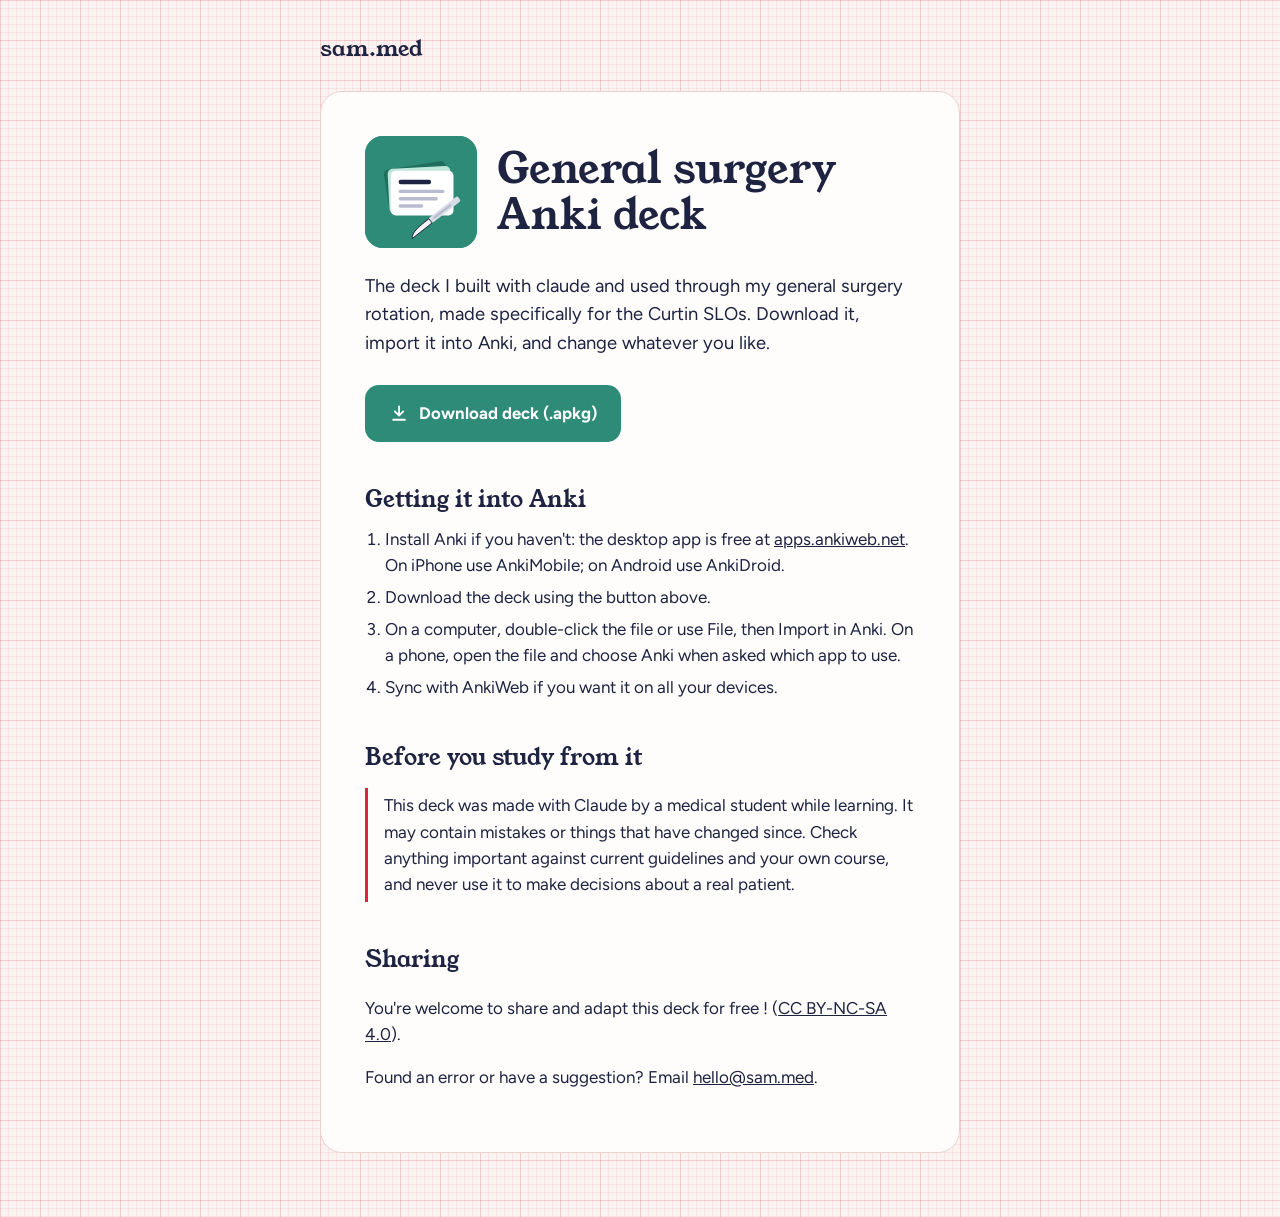
<file: gen-surg/index.html>
<!doctype html>
<html lang="en">
<head>
<meta charset="utf-8">
<meta name="viewport" content="width=device-width, initial-scale=1, viewport-fit=cover">
<title>General surgery Anki deck · sam.med</title>
<meta name="description" content="A free Anki deck for the general surgery rotation, made by a medical student.">
<link rel="icon" href="data:image/svg+xml,<svg xmlns='http://www.w3.org/2000/svg' viewBox='0 0 100 100'><text y='.9em' font-size='90'>🩺</text></svg>">
<link rel="preconnect" href="https://fonts.googleapis.com">
<link rel="preconnect" href="https://fonts.gstatic.com" crossorigin>
<link href="https://fonts.googleapis.com/css2?family=Figtree:wght@400;500;700&family=Young+Serif&display=swap" rel="stylesheet">
<link rel="stylesheet" href="../assets/style.css">
</head>
<body>

<div class="page">
  <a class="back" href="../">sam.med</a>

  <article class="sheet">
    <div class="sheet-head">
      <div class="art art-surg">
<svg viewBox="0 0 200 200" xmlns="http://www.w3.org/2000/svg" aria-hidden="true">
  <rect width="200" height="200" fill="#2E8B77"/>
  <rect x="38" y="52" width="112" height="80" rx="9" fill="#1F6E5D" transform="rotate(-9 94 92)"/>
  <rect x="42" y="56" width="112" height="80" rx="9" fill="#BFE6DA" transform="rotate(-3 98 96)"/>
  <rect x="46" y="62" width="112" height="80" rx="9" fill="#FFFFFF"/>
  <rect x="60" y="78" width="58" height="8" rx="4" fill="#1D2340"/>
  <rect x="60" y="96" width="82" height="6" rx="3" fill="#B7BCCF"/>
  <rect x="60" y="109" width="70" height="6" rx="3" fill="#B7BCCF"/>
  <rect x="60" y="122" width="44" height="6" rx="3" fill="#B7BCCF"/>
  <g transform="translate(116 152) rotate(-38)">
    <rect x="0" y="-5.5" width="66" height="11" rx="3.5" fill="#D9DCE6"/>
    <rect x="8" y="-2" width="40" height="4" rx="2" fill="#B7BCCF"/>
    <path d="M1 -4.5 L-8 -4.5 C-28 -4.5 -40 -2 -44 5 L1 5 Z" fill="#F4F5F9" stroke="#1D2340" stroke-width="1.6" stroke-linejoin="round"/>
  </g>
</svg>
      </div>
      <h1>General surgery Anki deck</h1>
    </div>

    <!-- Edit this to describe your deck in your own words -->
    <p class="lede">The deck I built with claude and used through my general surgery rotation, made specifically for the Curtin SLOs. Download it, import it into Anki, and change whatever you like.</p>

    <!-- Fill these in (or leave as "" to hide one) -->
    <dl class="facts" id="facts">
      <div data-fact="cards"><dt>Cards</dt><dd></dd></div>
      <div data-fact="updated"><dt>Last updated</dt><dd></dd></div>
      <div data-fact="size"><dt>File size</dt><dd></dd></div>
    </dl>

    <!-- Put your exported deck at files/gen-surg.apkg (or change the path here) -->
    <a class="download" href="../files/gen-surg.apkg" download>
      <svg viewBox="0 0 24 24" fill="none" stroke="currentColor" stroke-width="2.2" stroke-linecap="round" stroke-linejoin="round" aria-hidden="true"><path d="M12 4v11M7 10l5 5 5-5M5 20h14"/></svg>
      Download deck (.apkg)
    </a>

    <h2>Getting it into Anki</h2>
    <ol>
      <li>Install Anki if you haven't: the desktop app is free at <a href="https://apps.ankiweb.net">apps.ankiweb.net</a>. On iPhone use AnkiMobile; on Android use AnkiDroid.</li>
      <li>Download the deck using the button above.</li>
      <li>On a computer, double-click the file or use File, then Import in Anki. On a phone, open the file and choose Anki when asked which app to use.</li>
      <li>Sync with AnkiWeb if you want it on all your devices.</li>
    </ol>

    <h2>Before you study from it</h2>
    <p class="note">This deck was made with Claude by a medical student while learning. It may contain mistakes or things that have changed since. Check anything important against current guidelines and your own course, and never use it to make decisions about a real patient.</p>

    <h2>Sharing</h2>
    <!-- Pick the licence you want; CC BY-NC-SA 4.0 is common for study decks -->
    <p>You're welcome to share and adapt this deck for free ! (<a href="https://creativecommons.org/licenses/by-nc-sa/4.0/">CC BY-NC-SA 4.0</a>).</p>
    <p>Found an error or have a suggestion? Email <a href="mailto:hello@sam.med">hello@sam.med</a>.</p>
  </article>
</div>

<script>
  // ---- Deck details: edit these ----
  const DECK = {
    cards: "",    // e.g. "1,240"
    updated: "",  // e.g. "October 2026"
    size: ""      // e.g. "8 MB"
  };
  // ----------------------------------
  const facts = document.getElementById("facts");
  let shown = 0;
  facts.querySelectorAll("[data-fact]").forEach(el => {
    const v = DECK[el.dataset.fact];
    if (v) { el.querySelector("dd").textContent = v; shown++; }
    else el.remove();
  });
  if (!shown) facts.remove();
</script>
</body>
</html>
</file>
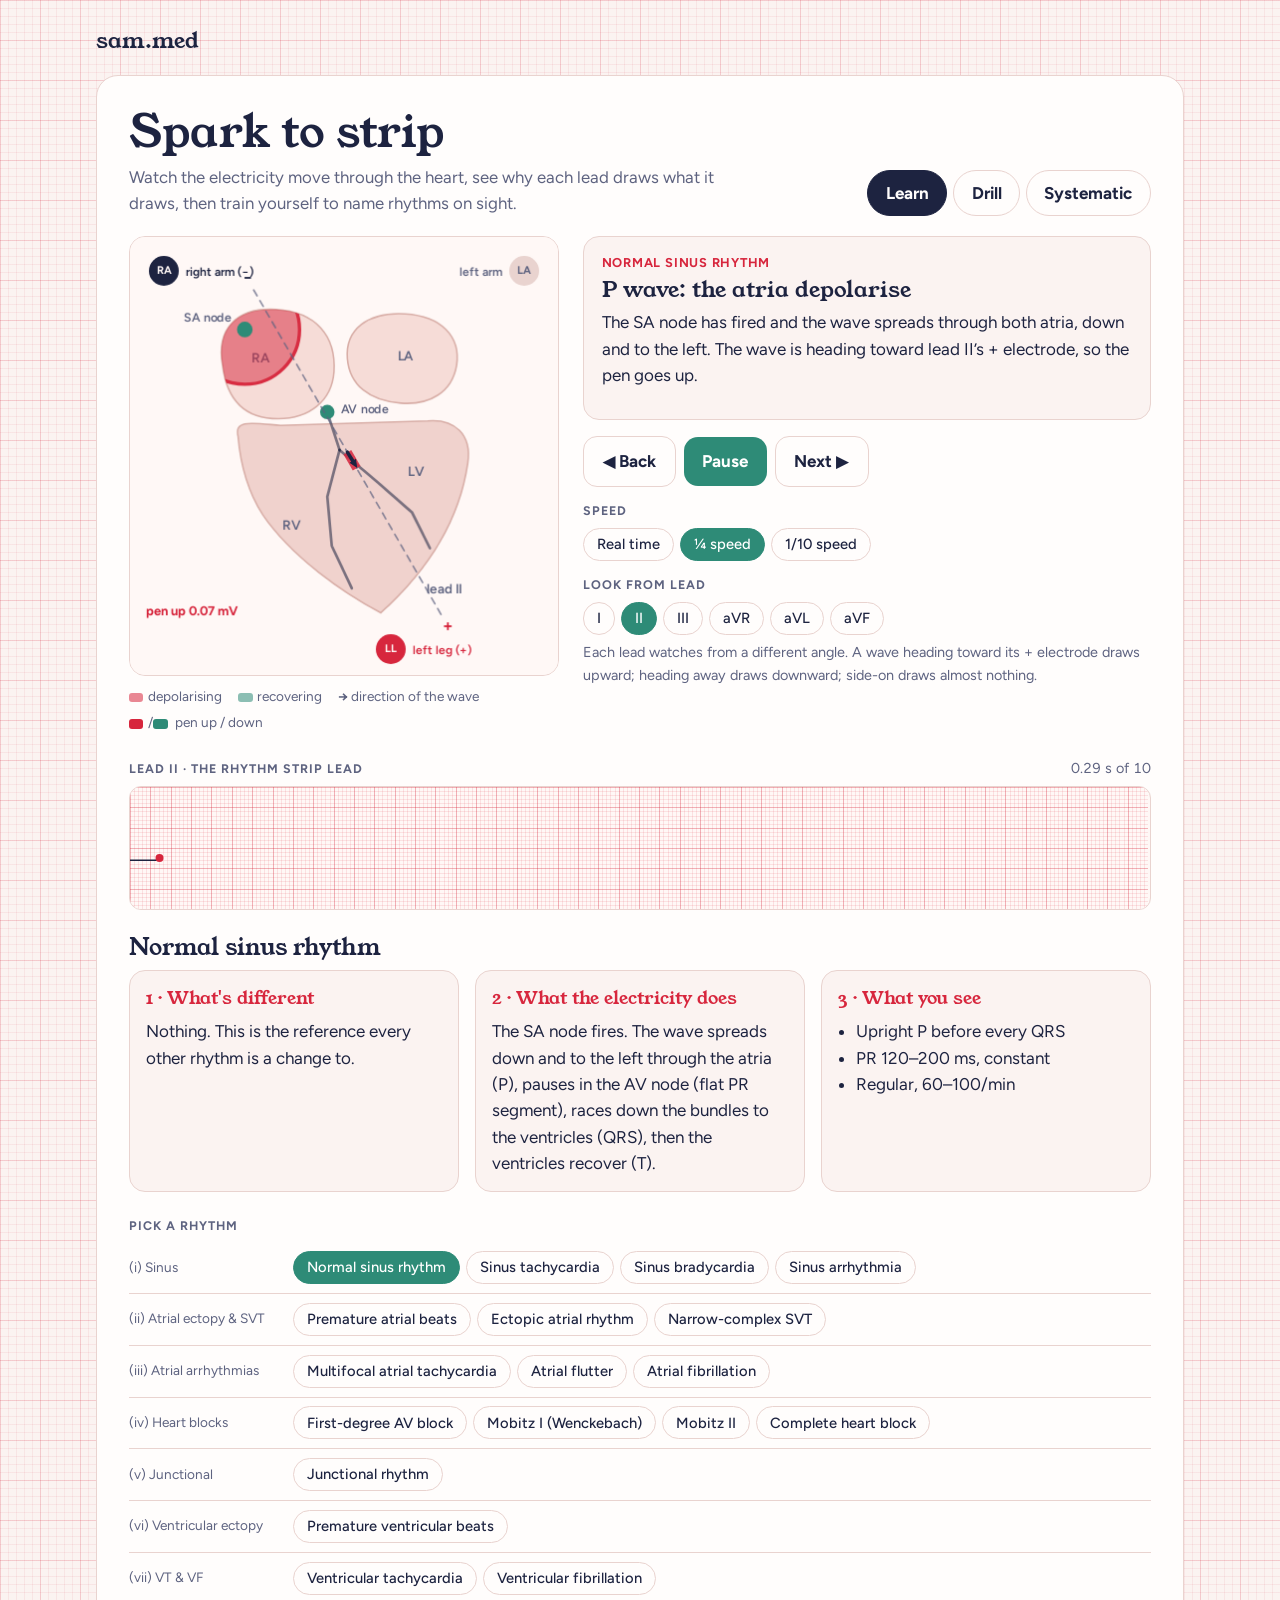
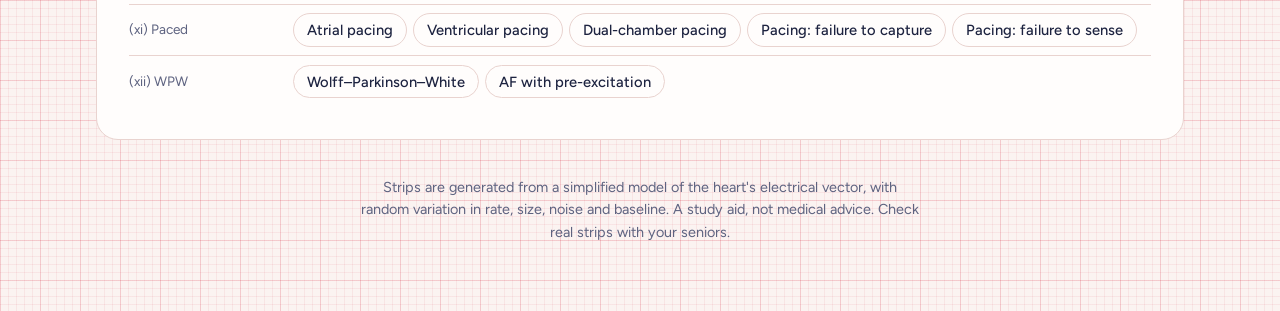
<file: spark-to-strip/index.html>
<!doctype html>
<html lang="en">
<head>
<meta charset="utf-8">
<meta name="viewport" content="width=device-width, initial-scale=1, viewport-fit=cover">
<meta name="description" content="Watch the electricity move through the heart, see why each lead draws what it draws, and train yourself to name ECG rhythms on sight.">
<title>Spark to strip · sam.med</title>
<meta name="claude:viewport-fit-sides" content="cover">
<link rel="preconnect" href="https://fonts.googleapis.com">
<link rel="stylesheet" href="https://fonts.googleapis.com/css2?family=Figtree:wght@400;500;700&family=Young+Serif&display=swap">
<style>
/* Layout: sam.med sheet on ECG paper. Learn = heart + caption side by side, strip under; Drill and Systematic = strip card + side panel. */
:root{
  --paper:#FBF3F1; --grid-minor:rgba(215,38,61,.07); --grid-major:rgba(215,38,61,.14);
  --ink:#1D2340; --muted:#5E6380; --trace:#D7263D; --scrubs:#2E8B77; --scrubs-ink:#ffffff;
  --panel:#FFFDFC; --line:#E9D3CF; --warn:#B7790F;
  --strip-bg:#FFF8F6; --strip-minor:rgba(215,38,61,.16); --strip-major:rgba(215,38,61,.34); --strip-ink:#1D2340;
  --tissue-a:#F6DCD7; --tissue-v:#F0D2CD; --tissue-line:#D9AFA8; --wire:#1D2340;
  --good-bg:rgba(46,139,119,.12); --bad-bg:rgba(215,38,61,.09);
  --serif:"Young Serif",Georgia,"Times New Roman",serif;
  --sans:"Figtree",system-ui,-apple-system,"Segoe UI",Roboto,sans-serif;
}
@media (prefers-color-scheme: dark){:root:not([data-theme="light"]){
  --paper:#141A2E; --grid-minor:rgba(240,90,110,.06); --grid-major:rgba(240,90,110,.12);
  --ink:#F1EEF6; --muted:#A9ADC4; --trace:#FF5A6E; --scrubs:#3FA88F; --scrubs-ink:#0E1424;
  --panel:#1B2239; --line:#2C3452; --warn:#E0B54A;
  --strip-bg:#151B2F; --strip-minor:rgba(255,90,110,.13); --strip-major:rgba(255,90,110,.28); --strip-ink:#F1EEF6;
  --tissue-a:#33304A; --tissue-v:#2E2C45; --tissue-line:#4A4566; --wire:#F1EEF6;
  --good-bg:rgba(63,168,143,.16); --bad-bg:rgba(255,90,110,.12); color-scheme:dark}}
:root[data-theme="dark"]{
  --paper:#141A2E; --grid-minor:rgba(240,90,110,.06); --grid-major:rgba(240,90,110,.12);
  --ink:#F1EEF6; --muted:#A9ADC4; --trace:#FF5A6E; --scrubs:#3FA88F; --scrubs-ink:#0E1424;
  --panel:#1B2239; --line:#2C3452; --warn:#E0B54A;
  --strip-bg:#151B2F; --strip-minor:rgba(255,90,110,.13); --strip-major:rgba(255,90,110,.28); --strip-ink:#F1EEF6;
  --tissue-a:#33304A; --tissue-v:#2E2C45; --tissue-line:#4A4566; --wire:#F1EEF6;
  --good-bg:rgba(63,168,143,.16); --bad-bg:rgba(255,90,110,.12); color-scheme:dark}
*,*::before,*::after{box-sizing:border-box}
[hidden]{display:none!important}
body{margin:0;font-family:var(--sans);font-size:1.0625rem;line-height:1.55;color:var(--ink);background-color:var(--paper);
  background-image:linear-gradient(var(--grid-major) 1px,transparent 1px),linear-gradient(90deg,var(--grid-major) 1px,transparent 1px),linear-gradient(var(--grid-minor) 1px,transparent 1px),linear-gradient(90deg,var(--grid-minor) 1px,transparent 1px);
  background-size:40px 40px,40px 40px,8px 8px,8px 8px;min-height:100%}
a{color:inherit}
button{font:inherit;color:inherit}
a:focus-visible,button:focus-visible{outline:3px solid var(--trace);outline-offset:3px;border-radius:6px}
.page{max-width:1120px;margin:0 auto;padding-left:max(16px,env(safe-area-inset-left,0px));padding-right:max(16px,env(safe-area-inset-right,0px));padding-block:1.5rem 4rem}
.back{display:inline-block;font-family:var(--serif);font-size:1.4rem;text-decoration:none;margin-bottom:1rem}
a.back:hover{color:var(--trace)}
.sheet{background:var(--panel);border:1px solid var(--line);border-radius:22px;padding:clamp(1.1rem,3.5vw,2rem);min-width:0}
.intro{display:flex;flex-wrap:wrap;justify-content:space-between;align-items:flex-end;gap:1rem 2rem;margin-bottom:1.25rem}
h1{font-family:var(--serif);font-weight:400;font-size:clamp(2rem,5vw,2.8rem);line-height:1.08;margin:0}
.intro p{margin:.5rem 0 0;max-width:56ch;color:var(--muted);font-size:1.05rem}
.tabs{display:flex;gap:.35rem;flex-wrap:wrap}
.tab{border:1px solid var(--line);background:var(--panel);border-radius:999px;padding:.55rem 1.1rem;font-weight:700;cursor:pointer}
.tab[aria-current="page"]{background:var(--ink);color:var(--panel);border-color:var(--ink)}
h2{font-family:var(--serif);font-weight:400;font-size:1.45rem;line-height:1.2;margin:0 0 .5rem;text-wrap:balance}
h3{font-family:var(--serif);font-weight:400;font-size:1.15rem;margin:0 0 .4rem}
.small{font-size:.9rem;color:var(--muted)}
.label{font-size:.78rem;font-weight:700;letter-spacing:.08em;text-transform:uppercase;color:var(--muted);margin:0 0 .45rem}
.chips{display:flex;flex-wrap:wrap;gap:.4rem}
.chip{border:1px solid var(--line);background:var(--panel);border-radius:999px;padding:.4rem .8rem;font-size:.92rem;font-weight:500;cursor:pointer;text-align:left;line-height:1.25}
.chip:hover{border-color:var(--muted)}
.chip[aria-pressed="true"]{background:var(--scrubs);border-color:var(--scrubs);color:var(--scrubs-ink)}
.chip.right{background:var(--good-bg);border-color:var(--scrubs)}
.chip.wrong{background:var(--bad-bg);border-color:var(--trace);text-decoration:line-through}
.chip[disabled]{cursor:default}
.btn{display:inline-flex;align-items:center;gap:.45rem;border:0;border-radius:14px;background:var(--scrubs);color:var(--scrubs-ink);font-weight:700;padding:.7rem 1.15rem;cursor:pointer}
.btn:hover{filter:brightness(1.07)}
.btn.ghost{background:transparent;color:var(--ink);border:1px solid var(--line)}
.row{display:flex;flex-wrap:wrap;gap:.5rem;align-items:center}
.strip{position:relative;overflow-x:auto;border:1px solid var(--line);border-radius:12px;background:var(--strip-bg)}
.strip canvas{display:block}
.note{border-left:3px solid var(--trace);padding:.2rem 0 .2rem .9rem;margin:.6rem 0}
.mono{font-variant-numeric:tabular-nums}
/* learn */
.learn-top{display:grid;grid-template-columns:minmax(0,430px) minmax(0,1fr);gap:1.5rem;align-items:start}
@media (max-width:860px){.learn-top{grid-template-columns:minmax(0,1fr)}}
#cv-heart{width:100%;max-width:430px;height:auto;display:block;margin:0 auto;border-radius:16px;background:var(--strip-bg);border:1px solid var(--line)}
.caption{border-radius:16px;background:var(--paper);border:1px solid var(--line);padding:1rem 1.1rem;min-height:11.5rem}
.caption .when{font-size:.8rem;font-weight:700;letter-spacing:.06em;text-transform:uppercase;color:var(--trace)}
.caption h2{margin:.25rem 0 .4rem;font-size:1.35rem}
.caption p{margin:0}
.ctl{display:grid;gap:.9rem;margin-top:1rem}
.key{display:flex;flex-wrap:wrap;gap:.35rem 1rem;font-size:.85rem;color:var(--muted);margin-top:.6rem}
.key i{display:inline-block;width:.9rem;height:.6rem;border-radius:3px;vertical-align:middle;margin-right:.3rem}
.pgroup{display:grid;grid-template-columns:150px minmax(0,1fr);gap:.4rem .9rem;padding:.55rem 0;border-top:1px solid var(--line)}
.pgroup:first-child{border-top:0}
.pgroup .g{font-size:.85rem;color:var(--muted);padding-top:.35rem}
@media (max-width:560px){.pgroup{grid-template-columns:minmax(0,1fr)}.pgroup .g{padding-top:0}}
.chain{display:grid;grid-template-columns:repeat(3,minmax(0,1fr));gap:1rem;margin-top:.5rem}
@media (max-width:760px){.chain{grid-template-columns:minmax(0,1fr)}}
.chain>div{border-radius:16px;border:1px solid var(--line);padding:.9rem 1rem;background:var(--paper)}
.chain .n{font-family:var(--serif);color:var(--trace);font-size:1.1rem}
.chain p,.chain ul{margin:.35rem 0 0}
.chain ul{padding-left:1.1rem}
.section{margin-top:1.5rem}
/* drill */
.two-col{display:grid;grid-template-columns:minmax(0,1fr) 290px;gap:1.25rem;align-items:start}
@media (max-width:900px){.two-col{grid-template-columns:minmax(0,1fr)}}
.answers{display:grid;grid-template-columns:repeat(auto-fit,minmax(200px,1fr));gap:.5rem;margin-top:1rem}
.answers .chip{border-radius:12px;padding:.75rem .9rem;font-size:1rem}
.answers kbd{font:600 .78rem var(--sans);color:var(--muted);margin-right:.45rem}
.cover{position:absolute;inset:0;display:flex;align-items:center;justify-content:center;background:var(--panel);color:var(--muted);font-family:var(--serif);font-size:1.2rem}
.timer{font-family:var(--serif);font-size:1.4rem}
.verdict{border-radius:14px;padding:.75rem 1rem;margin-top:1rem}
.verdict.ok{background:var(--good-bg);border:1px solid var(--scrubs)}
.verdict.no{background:var(--bad-bg);border:1px solid var(--trace)}
.stats{display:grid;grid-template-columns:repeat(3,1fr);gap:.5rem;margin-bottom:1rem}
.stats .v{font-family:var(--serif);font-size:1.6rem;line-height:1}
.stats .k{font-size:.78rem;color:var(--muted)}
.mastery{display:grid;grid-template-columns:repeat(5,minmax(0,1fr));gap:4px}
.mcell{border-radius:6px;background:var(--line);font-size:.68rem;font-weight:700;line-height:1.1;min-height:2.3rem;display:flex;align-items:center;justify-content:center;text-align:center;padding:2px;overflow:hidden}
.conf{margin:0;padding-left:1.1rem;font-size:.9rem}
.compare{display:grid;grid-template-columns:repeat(auto-fit,minmax(220px,1fr));gap:1rem;margin-top:.75rem}
.compare ul{margin:.2rem 0 0;padding-left:1.1rem}
/* systematic */
.step{padding:.8rem 0;border-top:1px solid var(--line)}
.step:first-child{border-top:0}
.step.locked{opacity:.35;pointer-events:none}
.step h3{display:flex;gap:.6rem;align-items:baseline;flex-wrap:wrap}
.step .n{font-family:var(--sans);font-size:.8rem;font-weight:700;color:var(--muted)}
.step .done{font-family:var(--sans);font-size:.92rem;color:var(--scrubs);font-weight:700}
.hint{font-size:.92rem;background:var(--bad-bg);border-left:3px solid var(--trace);padding:.5rem .75rem;margin-top:.6rem;border-radius:0 8px 8px 0}
.cal{font-size:.9rem;color:var(--muted)}
.cal b{color:var(--ink)}
.site-foot{text-align:center;padding:2rem 1rem 0;font-size:.9rem;color:var(--muted)}
.site-foot p{margin:.25rem auto;max-width:62ch}
@media (prefers-reduced-motion:reduce){*{scroll-behavior:auto!important}}
</style>
</head>
<body>


<div class="page">
<a class="back" href="../">sam.med</a>
<div class="sheet">
  <div class="intro">
    <div>
      <h1>Spark to strip</h1>
      <p>Watch the electricity move through the heart, see why each lead draws what it draws, then train yourself to name rhythms on sight.</p>
    </div>
    <nav class="tabs" aria-label="Mode">
      <button class="tab" id="tab-learn" data-mode="learn">Learn</button>
      <button class="tab" id="tab-drill" data-mode="drill">Drill</button>
      <button class="tab" id="tab-systematic" data-mode="systematic">Systematic</button>
    </nav>
  </div>

  <!-- LEARN -->
  <section id="mode-learn">
    <div class="learn-top">
      <div>
        <canvas id="cv-heart" width="430" height="440" aria-label="Heart with the depolarisation wave, its direction, and the selected lead's axis"></canvas>
        <div class="key">
          <span><i style="background:var(--trace);opacity:.55"></i>depolarising</span>
          <span><i style="background:var(--scrubs);opacity:.55"></i>recovering</span>
          <span><b>→</b> direction of the wave</span>
          <span><i style="background:var(--trace)"></i>/<i style="background:var(--scrubs)"></i> pen up / down</span>
        </div>
      </div>
      <div>
        <div class="caption" aria-live="polite">
          <div class="when" id="cap-when">Normal sinus rhythm</div>
          <h2 id="cap-title">Atria depolarise</h2>
          <p id="cap-body"></p>
          <p class="small" id="cap-lead" style="margin-top:.6rem"></p>
        </div>
        <div class="ctl">
          <div class="row">
            <button class="btn ghost" id="l-back" aria-label="Previous stage">◀ Back</button>
            <button class="btn" id="l-play">Pause</button>
            <button class="btn ghost" id="l-next" aria-label="Next stage">Next ▶</button>
          </div>
          <div><p class="label">Speed</p><div class="chips" id="l-speed"></div></div>
          <div><p class="label">Look from lead</p><div class="chips" id="l-leads"></div>
            <p class="small" style="margin:.4rem 0 0">Each lead watches from a different angle. A wave heading toward its + electrode draws upward; heading away draws downward; side-on draws almost nothing.</p></div>
        </div>
      </div>
    </div>
    <div class="section">
      <div class="row" style="justify-content:space-between;margin-bottom:.4rem"><p class="label" style="margin:0" id="l-strip-label">Lead II · the rhythm strip lead</p><span class="small mono" id="l-time"></span></div>
      <div class="strip"><canvas id="cv-learn"></canvas></div>
    </div>
    <div class="section">
      <h2 id="r-name">Normal sinus rhythm</h2>
      <div class="chain">
        <div><span class="n">1 · What's different</span><p id="r-mech"></p></div>
        <div><span class="n">2 · What the electricity does</span><p id="r-wave"></p></div>
        <div><span class="n">3 · What you see</span><ul id="r-look"></ul></div>
      </div>
    </div>
    <div class="section">
      <p class="label">Pick a rhythm</p>
      <div id="l-rhythms"></div>
    </div>
  </section>

  <!-- DRILL -->
  <section id="mode-drill" hidden>
    <p class="note">Name each strip as fast as you can. Rhythms are shuffled, every strip is different, and the drill gives you more of the pairs you mix up. Aim for under 5 seconds. Keys 1–6 answer; Enter moves on.</p>
    <div class="section"><p class="label">Include</p><div class="chips" id="d-filters"></div></div>
    <div class="two-col section">
      <div>
        <div class="row" style="justify-content:space-between;margin-bottom:.4rem">
          <p class="label" style="margin:0" id="d-count">Strip 1 · lead II</p>
          <div class="row"><label class="small" style="display:flex;gap:.35rem;align-items:center"><input type="checkbox" id="d-flash"> Hide after 5 s</label><span class="timer mono" id="d-timer">0.0 s</span></div>
        </div>
        <div class="strip" id="d-wrap"><canvas id="cv-drill"></canvas><div class="cover" id="d-cover" hidden>Strip hidden. Answer from memory.</div></div>
        <div class="answers" id="d-answers"></div>
        <div id="d-feedback"></div>
      </div>
      <aside>
        <p class="label">This session</p>
        <div class="stats">
          <div><div class="v mono" id="s-acc">–</div><div class="k">accuracy, last 30</div></div>
          <div><div class="v mono" id="s-time">–</div><div class="k">median correct</div></div>
          <div><div class="v mono" id="s-streak">0</div><div class="k">streak</div></div>
        </div>
        <p class="label">Recent accuracy by rhythm</p>
        <div class="mastery" id="s-mastery"></div>
        <p class="label" style="margin-top:1rem">You mix up</p>
        <ol class="conf" id="s-conf"></ol>
        <button class="btn ghost" id="s-reset" style="margin-top:1rem">Reset my stats</button>
      </aside>
    </div>
  </section>

  <!-- SYSTEMATIC -->
  <section id="mode-systematic" hidden>
    <p class="note">Read every strip the same way: rate, rhythm, atrial activity, P to QRS, PR, QRS, then name it. Click the strip to measure with calipers. After three clean reads of a rhythm you name it first, and the checklist only comes back if you miss.</p>
    <div class="section"><p class="label">Include</p><div class="chips" id="y-filters"></div></div>
    <div class="two-col section">
      <div>
        <div class="row" style="justify-content:space-between;margin-bottom:.4rem">
          <p class="label" style="margin:0">Lead II · click to measure</p>
          <div class="row"><span class="cal mono" id="y-cal">Click two points</span><button class="chip" id="y-march" aria-pressed="false">March</button><button class="chip" id="y-clear">Clear</button></div>
        </div>
        <div class="strip"><canvas id="cv-sys" style="cursor:crosshair"></canvas></div>
        <div id="y-steps" style="margin-top:.5rem"></div>
      </div>
      <aside>
        <p class="label">Checklist</p>
        <div class="chips" id="y-mode"></div>
        <p class="small" id="y-mode-note"></p>
        <p class="label" style="margin-top:1rem">Clean reads (3 unlocks name-first)</p>
        <div class="mastery" id="y-mastery"></div>
      </aside>
    </div>
  </section>
</div>
<footer class="site-foot">
  <p>Strips are generated from a simplified model of the heart's electrical vector, with random variation in rate, size, noise and baseline. A study aid, not medical advice. Check real strips with your seniors.</p>
</footer>
</div>

<script>
/*ENGINE*/
const FS=500,DUR=10,deg=Math.PI/180;
function mulberry(a){return function(){a|=0;a=a+0x6D2B79F5|0;let t=Math.imul(a^a>>>15,1|a);t=t+Math.imul(t^t>>>7,61|t)^t;return((t^t>>>14)>>>0)/4294967296}}
function mkR(seed){const r=mulberry(seed);return{f:r,u:(a,b)=>a+(b-a)*r(),i:(a,b)=>Math.floor(a+(b-a+1)*r()),p:arr=>arr[Math.floor(r()*arr.length)],c:p=>r()<p,n:()=>{let u=0,v=0;while(!u)u=r();while(!v)v=r();return Math.sqrt(-2*Math.log(u))*Math.cos(2*Math.PI*v)}}}

const GROUPS={i:'Sinus',ii:'Atrial ectopy & SVT',iii:'Atrial arrhythmias',iv:'Heart blocks',v:'Junctional',vi:'Ventricular ectopy',vii:'VT & VF',xi:'Paced',xii:'WPW'};
const RHY={
 nsr:{n:'Normal sinus rhythm',s:'NSR',g:'i',mech:'Nothing. This is the reference every other rhythm is a change to.',wave:'The SA node fires. The wave spreads down and to the left through the atria (P), pauses in the AV node (flat PR segment), races down the bundles to the ventricles (QRS), then the ventricles recover (T).',look:['Upright P before every QRS','PR 120–200 ms, constant','Regular, 60–100/min']},
 stach:{n:'Sinus tachycardia',s:'S tachy',g:'i',mech:'The SA node fires faster: pain, fever, hypovolaemia, PE, anaemia, anxiety.',wave:'Every beat takes the normal path. Only the resting gap between beats shrinks, so the next P creeps onto the previous T.',look:['Normal P before every QRS','Rate over 100, rarely above 150 at rest','P may sit on the preceding T']},
 sbrady:{n:'Sinus bradycardia',s:'S brady',g:'i',mech:'The SA node fires slower: sleep, fitness, beta-blockers, hypothyroidism, raised ICP.',wave:'Normal path every beat, with long stretches where every cell is resting and the line is flat.',look:['Normal P before every QRS','Rate under 60','Long, even gaps']},
 sarr:{n:'Sinus arrhythmia',s:'S arrhyth',g:'i',mech:'Breathing changes vagal tone: the SA node speeds up on inspiration and slows on expiration. Normal in the young.',wave:'Identical beats, normal path. Only the timing between SA node discharges stretches and shrinks smoothly.',look:['Identical P waves throughout','R–R gradually lengthens and shortens','Smooth change, no sudden early beat']},
 pac:{n:'Premature atrial beats',s:'PAC',g:'ii',mech:'An irritable spot in the atrium fires before the SA node is due.',wave:'The early beat starts in the left atrium, so the atrial wave travels a different way and the P changes shape. It then uses the normal AV node and bundles, so the QRS is normal.',look:['Early beat with a different P','Normal narrow QRS','Pause after is shorter than two cycles']},
 ectopic:{n:'Ectopic atrial rhythm',s:'Ectopic A',g:'ii',mech:'A focus low in the right atrium takes over from the SA node.',wave:'The atria are activated from the bottom up, so the atrial wave heads away from lead II’s + electrode. The P wave flips upside down. The rest of the beat is normal.',look:['P inverted in II','One P per QRS, PR normal or slightly short','Regular, usually normal rate']},
 svt:{n:'Narrow-complex SVT',s:'SVT',g:'ii',mech:'A re-entry circuit in and around the AV node (AVNRT) keeps looping.',wave:'Each lap sends a wave down the normal bundles (narrow QRS) and up into the atria at the same moment (retrograde P), so the P is buried in or just after the QRS.',look:['Regular, 150–250/min','Narrow QRS','P waves hidden']},
 mat:{n:'Multifocal atrial tachycardia',s:'MAT',g:'iii',mech:'Several irritable atrial foci, usually from a strained right atrium in chronic lung disease.',wave:'Each beat starts from a different atrial spot, so each atrial wave heads a different way and each P looks different. Timing is irregular.',look:['Three or more P shapes','PR varies','Irregular, over 100']},
 flutter:{n:'Atrial flutter',s:'Flutter',g:'iii',mech:'One large re-entry wave circles the tricuspid valve about 300 times a minute.',wave:'The wave never stops moving, so there is no flat baseline. As it climbs the septum it heads away from lead II, drawing the long down-slope of the sawtooth. The AV node only lets every second or fourth wave through.',look:['Sawtooth baseline in II, III, aVF','Atrial rate about 300','2:1 gives a fixed rate near 150']},
 af:{n:'Atrial fibrillation',s:'AF',g:'iii',mech:'The atria are taken over by hundreds of chaotic wavelets.',wave:'The wavelets head in every direction and mostly cancel out, so no P wave forms, only a wobble. The AV node passes impulses through at random, so the QRS timing is random.',look:['No P waves','Fibrillatory or flat baseline','Irregularly irregular']},
 avb1:{n:'First-degree AV block',s:'1° AVB',g:'iv',mech:'The AV node conducts slowly.',wave:'Every impulse gets through, but it lingers longer in the AV node. That node is too small to register, so the flat PR segment simply gets longer.',look:['Every P conducts','PR over 200 ms','PR the same every beat']},
 mobitz1:{n:'Mobitz I (Wenckebach)',s:'Mobitz I',g:'iv',mech:'The AV node tires with each beat.',wave:'The AV delay grows beat by beat until one impulse fails. The atria still draw a P, but no wave reaches the ventricles, so no QRS. The node recovers in the pause.',look:['PR lengthens beat by beat','Then a P with no QRS','Grouped beating']},
 mobitz2:{n:'Mobitz II',s:'Mobitz II',g:'iv',mech:'Disease below the AV node, in the His–Purkinje system.',wave:'The AV delay is constant, but conduction through the His–Purkinje system is all or nothing. When it fails, a P appears with no QRS, without warning.',look:['PR constant in conducted beats','Sudden P with no QRS','Needs pacing']},
 chb:{n:'Complete heart block',s:'CHB',g:'iv',mech:'Nothing crosses from atria to ventricles.',wave:'The atria keep firing from the SA node. Below the block, a backup pacemaker (junctional, narrow; or ventricular, wide) fires the ventricles on its own slower schedule.',look:['P waves march at their own rate','QRS march at a slower rate','No fixed PR']},
 junctional:{n:'Junctional rhythm',s:'Junctional',g:'v',mech:'The SA node fails; the AV junction takes over at 40–60/min.',wave:'The beat starts in the middle of the heart. It goes down the normal bundles (narrow QRS) and backwards up into the atria, heading away from lead II, so any P is inverted and sits just before, within or after the QRS.',look:['Narrow QRS at 40–60/min','P absent or inverted','No normal P before the QRS']},
 pvc:{n:'Premature ventricular beats',s:'PVC',g:'vi',mech:'A ventricular cell fires early.',wave:'The beat starts in ventricular muscle, not the bundles, so it crawls cell to cell (wide QRS) in an unusual direction (odd shape). Recovery is abnormal too, so the T points the opposite way.',look:['Early, wide, bizarre QRS, no P','T opposite to the QRS','Pause equals two normal cycles']},
 vt:{n:'Ventricular tachycardia',s:'VT',g:'vii',mech:'A ventricular circuit or focus fires repeatedly.',wave:'Every beat crawls through muscle from the same spot (wide, identical complexes). The atria keep their own slower rhythm, and now and then a sinus impulse slips through (capture or fusion beat).',look:['Broad and regular, usually 120–250','AV dissociation','Capture and fusion beats clinch it']},
 vf:{n:'Ventricular fibrillation',s:'VF',g:'vii',mech:'Cardiac arrest: the ventricles quiver.',wave:'No organised wave at all. Many wavelets in random directions draw a chaotic line.',look:['No identifiable QRS','Chaotic waveform','Amplitude varies']},
 pace_a:{n:'Atrial pacing',s:'A paced',g:'xi',mech:'A pacemaker lead in the right atrium starts each beat.',wave:'The device fires (spike), the atria depolarise from the lead tip (P), then the normal AV node and bundles take over (narrow QRS).',look:['Spike before each P','Narrow QRS after a normal PR','Regular at the set rate']},
 pace_v:{n:'Ventricular pacing',s:'V paced',g:'xi',mech:'A pacemaker lead at the right ventricular apex starts each beat.',wave:'The wave starts at the apex and climbs up and to the left, cell to cell, so the QRS is wide and points away from lead II.',look:['Spike before each QRS','Broad QRS, LBBB-like','Unrelated to atrial activity']},
 pace_dual:{n:'Dual-chamber pacing',s:'Dual paced',g:'xi',mech:'Leads in the right atrium and right ventricle.',wave:'The device fires the atrium, waits a set AV delay, then fires the ventricle from the apex.',look:['Spike before the P','Second spike before a broad QRS','Fixed spike-to-spike delay']},
 pace_fcap:{n:'Pacing: failure to capture',s:'Fail capture',g:'xi',mech:'The lead fires but the heart does not respond: displaced lead, high threshold, electrolytes.',wave:'A spike appears, but no wave starts from the lead tip, so nothing follows it.',look:['Spike with no QRS after it','Pauses','Captured beats look paced']},
 pace_fsense:{n:'Pacing: failure to sense',s:'Fail sense',g:'xi',mech:'The pacemaker cannot see the heart’s own beats.',wave:'It fires on its fixed timer anyway. Spikes that land while the ventricles are recovering do nothing; others trigger a paced beat among the native ones.',look:['Spikes at fixed intervals regardless','Spikes on T waves or inside QRS','Mix of native and paced beats']},
 wpw:{n:'Wolff–Parkinson–White',s:'WPW',g:'xii',mech:'An accessory pathway connects atrium and ventricle, bypassing the AV node.',wave:'The impulse skips the AV-node delay and starts the ventricle early near the pathway, slowly, cell to cell (delta wave). Then the normal fast route catches up.',look:['Short PR (<120 ms)','Slurred delta-wave upstroke','Wide QRS']},
 af_wpw:{n:'AF with pre-excitation',s:'AF + WPW',g:'xii',mech:'AF in a patient with an accessory pathway.',wave:'Chaotic atrial impulses pour down the pathway with no AV-node brake. Each beat is pre-excited by a different amount, so widths vary. Avoid AV nodal blockers; use synchronised cardioversion.',look:['Irregularly irregular, very fast','Broad QRS of varying width','No P waves']}};
const KEYS=Object.keys(RHY);
const CONFUSE={nsr:['stach','sbrady','sarr','avb1'],stach:['svt','flutter','nsr','mat'],sbrady:['junctional','nsr','avb1','chb'],sarr:['af','pac','nsr','mat'],pac:['pvc','sarr','mobitz2','nsr'],ectopic:['junctional','nsr','pac'],svt:['flutter','stach','vt'],mat:['af','flutter','sarr','pac'],flutter:['svt','af','stach'],af:['mat','flutter','af_wpw','sarr'],avb1:['nsr','mobitz1','sbrady'],mobitz1:['mobitz2','avb1','pac','chb'],mobitz2:['mobitz1','chb','pac'],chb:['mobitz2','junctional','avb1','mobitz1'],junctional:['sbrady','ectopic','chb'],pvc:['pac','pace_fsense','vt'],vt:['svt','af_wpw','vf','pace_v'],vf:['vt','af','af_wpw'],pace_a:['pace_dual','nsr','pace_v'],pace_v:['pace_dual','vt','pace_fcap'],pace_dual:['pace_v','pace_a'],pace_fcap:['pace_v','pace_fsense','chb'],pace_fsense:['pace_fcap','pvc','pace_v'],wpw:['nsr','avb1','pvc'],af_wpw:['af','vt','vf']};

function baseCfg(rg){return{saOn:true,saRate:Math.round(rg.u(64,92)),saResp:false,atria:'sinus',pacs:false,av:'normal',flutterRatio:2,escape:'junctional',accessory:false,vent:'none',pacer:'none',pacerFault:'none',
 pr:rg.u(.14,.18),escRate:rg.u(40,52),junctRate:rg.u(42,58),svtRate:rg.u(160,215),vtRate:rg.u(140,195),afRate:rg.u(85,135),matRate:rg.u(108,135),pacerRate:rg.u(60,72),wenckN:rg.p([3,4,4,5]),mob2N:rg.p([3,4]),pvcEvery:rg.i(3,6),pacEvery:rg.i(3,5),junctP:rg.p(['none','after','before']),vtPol:rg.p([1,-1]),pvcPol:rg.p([1,-1]),firstPR:rg.u(.26,.34),fcapEvery:rg.i(3,4),vtCap:rg.c(.6)}}
function preset(key,rg){const P=baseCfg(rg);switch(key){
 case 'stach':P.saRate=Math.round(rg.u(108,145));break;
 case 'sbrady':P.saRate=Math.round(rg.u(38,53));break;
 case 'sarr':P.saRate=Math.round(rg.u(62,80));P.saResp=true;break;
 case 'pac':P.pacs=true;P.saRate=Math.round(rg.u(58,78));break;
 case 'ectopic':P.atria='ectopic';break;
 case 'svt':P.av='avnrt';break;
 case 'mat':P.atria='mat';break;
 case 'flutter':P.atria='flutter';P.flutterRatio=rg.p([2,2,4]);break;
 case 'af':P.atria='fib';break;
 case 'avb1':P.av='first';break;
 case 'mobitz1':P.av='wenck';P.saRate=Math.round(rg.u(72,95));break;
 case 'mobitz2':P.av='mobitz2';P.saRate=Math.round(rg.u(72,95));break;
 case 'chb':P.av='chb';P.saRate=Math.round(rg.u(72,100));P.escape=rg.p(['junctional','ventricular']);P.escRate=P.escape==='junctional'?rg.u(40,52):rg.u(28,40);break;
 case 'junctional':P.saOn=false;break;
 case 'pvc':P.vent='pvc';break;
 case 'vt':P.vent='vt';break;
 case 'vf':P.vent='vf';break;
 case 'pace_a':P.pacer='A';break;
 case 'pace_v':P.pacer='V';P.atria='fib';break;
 case 'pace_dual':P.pacer='DDD';break;
 case 'pace_fcap':P.pacer='V';P.atria='fib';P.pacerFault='capture';break;
 case 'pace_fsense':P.pacer='V';P.pacerFault='sense';P.saRate=Math.round(rg.u(74,92));break;
 case 'wpw':P.accessory=true;break;
 case 'af_wpw':P.atria='fib';P.accessory=true;P.afRate=rg.u(185,250);break;}
 return P}
function classify(c){
 if(c.vent==='vf')return'vf';
 if(c.vent==='vt'&&c.pacer==='none')return'vt';
 if(c.pacer!=='none'){if(c.pacerFault==='capture')return'pace_fcap';if(c.pacerFault==='sense')return'pace_fsense';return c.pacer==='A'?'pace_a':c.pacer==='V'?'pace_v':'pace_dual'}
 if(c.atria==='fib')return c.accessory?'af_wpw':'af';
 if(c.atria==='flutter')return'flutter';if(c.atria==='mat')return'mat';if(c.av==='avnrt')return'svt';
 if(c.av==='chb')return'chb';if(c.av==='mobitz2')return'mobitz2';if(c.av==='wenck')return'mobitz1';
 if(c.accessory)return'wpw';if(c.av==='first')return'avb1';if(!c.saOn)return'junctional';
 if(c.vent==='pvc')return'pvc';if(c.pacs)return'pac';if(c.atria==='ectopic')return'ectopic';if(c.saResp)return'sarr';
 if(c.saRate>100)return'stach';if(c.saRate<60)return'sbrady';return'nsr'}

/* timing: when each chamber depolarises */
function generate(cfg,seed,va){
 const rg=mkR(seed),dur=DUR;
 const out={dur,P:[],V:[],S:[],nocap:[],F:[],base:{},cfg};
 out.lead={gain:1+rg.u(-.12,.22)*va,p:1+rg.u(-.12,.25)*va,t:1+rg.u(-.25,.25)*va,noise:.003+rg.u(0,.012)*va,wa:rg.u(0,.1)*va,wf:rg.u(.12,.33),wph:rg.u(0,6.28),seed:rg.i(1,1e9)};
 if(cfg.vent==='vf'){out.base.vf={f:[rg.u(3.4,4.4),rg.u(4.8,5.9),rg.u(6.1,7.2)],ph:[rg.u(0,6.3),rg.u(0,6.3),rg.u(0,6.3)],ef:rg.u(.25,.5),eph:rg.u(0,6.3),amp:rg.u(.4,.75)};return out}
 let A=[];
 const fs=cfg.pacerFault==='sense'&&cfg.pacer!=='none';
 const pA=(cfg.pacer==='A'||cfg.pacer==='DDD')&&!fs,pV=(cfg.pacer==='V'||cfg.pacer==='DDD')&&!fs,fcap=cfg.pacerFault==='capture';
 if(pA){const RR=60/cfg.pacerRate;let n=0;for(let t=rg.u(.1,RR);t<dur+.5;t+=RR){n++;out.S.push({t,ch:'A'});if(fcap&&cfg.pacer==='A'&&n%cfg.fcapEvery===0){out.nocap.push({t,ch:'A'});continue}A.push({t:t+.045,kind:'pacedA'})}}
 else if(cfg.atria==='flutter'){const per=rg.u(.19,.215);out.base.flutter={per,ph:rg.u(0,1),amp:rg.u(.2,.3)};for(let t=(1-out.base.flutter.ph)*per;t<dur+.5;t+=per)A.push({t,kind:'F'})}
 else if(cfg.atria==='fib'){out.base.fib={f:[rg.u(5,6),rg.u(6.5,7.5),rg.u(8,9.5)],ph:[rg.u(0,6.3),rg.u(0,6.3),rg.u(0,6.3),rg.u(0,6.3)],amp:rg.u(.035,.07)}}
 else if(cfg.atria==='mat'){const RR=60/cfg.matRate;let last=-1;for(let t=rg.u(.05,RR);t<dur+.5;t+=RR*rg.u(.72,1.3)){let s=rg.i(0,3);if(s===last)s=(s+1)%4;last=s;A.push({t,kind:'mat',shape:s})}}
 else if(cfg.saOn){const RR=60/cfg.saRate;let t=rg.u(.05,RR*.9),n=0;const per=rg.u(3.2,4.4),ph=rg.u(0,6.28),kind=cfg.atria==='ectopic'?'ectopic':'sinus';
  while(t<dur+.5){A.push({t,kind});n++;const rr=RR*(1+(cfg.saResp?.3*Math.sin(2*Math.PI*t/per+ph):0));
   if(cfg.pacs&&n%cfg.pacEvery===0&&t+rr<dur){const tp=t+rr*rg.u(.62,.72);A.push({t:tp,kind:'pac'});t=tp+rr}else t+=rr}}
 let V=[];const nk=cfg.accessory?'delta':'narrow';const hadA=A.length>0;
 if(pV){
  if(cfg.pacer==='DDD'){let n=0;for(const a of A){n++;const t=a.t+.13;out.S.push({t,ch:'V'});if(fcap&&n%cfg.fcapEvery===0){out.nocap.push({t,ch:'V'});continue}V.push({t:t+.01,kind:'paced',org:'pacer'})}}
  else{const RR=60/cfg.pacerRate;let n=0;for(let t=rg.u(.1,RR);t<dur+.5;t+=RR){n++;out.S.push({t,ch:'V'});if(fcap&&n%cfg.fcapEvery===0){out.nocap.push({t,ch:'V'});continue}V.push({t:t+.01,kind:'paced',org:'pacer'})}}}
 else if(cfg.vent==='vt'){const RR=60/cfg.vtRate;let t=rg.u(.05,RR),since=0,need=rg.i(9,16);const aT=A.map(a=>a.t);
  while(t<dur+.5){V.push({t,kind:'wide',pol:cfg.vtPol,org:'vent'});since++;let nt=t+RR;
   if(cfg.vtCap&&since>=need){const p=aT.find(x=>x+.14>t+.24&&x+.14<nt+.025);if(p!==undefined){const ct=p+.14;V.push({t:ct,kind:ct<nt-.035?'capture':'fusion',pol:cfg.vtPol,org:'cond',aT:p});since=0;need=rg.i(9,16);nt=ct+RR}}
   t=nt}}
 else if(cfg.av==='avnrt'&&cfg.atria!=='fib'&&cfg.atria!=='flutter'){A=[];const RR=60/cfg.svtRate;for(let t=rg.u(.05,RR);t<dur+.5;t+=RR){V.push({t,kind:'narrow',org:'reentry'});A.push({t:t+.035,kind:'retro'})}}
 else if(cfg.atria==='fib'){const rate=cfg.accessory?Math.max(cfg.afRate,190):cfg.afRate;const m=60/rate;let t=rg.u(.05,m);
  while(t<dur+.5){V.push(cfg.accessory?{t,kind:'deltaV',d:rg.u(.3,1),wv:rg.u(.9,1.7),org:'fibc',acc:true}:{t,kind:'narrow',org:'fibc'});t+=Math.max(cfg.accessory?.22:.34,m*rg.u(.55,1.45))}}
 else if(cfg.atria==='flutter'){let next=rg.i(0,1);const step=()=>cfg.flutterRatio==='var'?rg.i(2,4):+cfg.flutterRatio;
  for(let j=0;j<A.length;j++){if(j===next){V.push({t:A[j].t+.27,kind:nk,org:'cond',aT:A[j].t,acc:cfg.accessory});next=j+step()}}}
 else if(!hadA||cfg.av==='chb'){const junc=cfg.av==='chb'?cfg.escape==='junctional':true;const rate=cfg.av==='chb'?cfg.escRate:cfg.junctRate;const RR=60/rate;
  for(let t=rg.u(.15,RR);t<dur+.5;t+=RR){V.push({t,kind:junc?'narrow':'wide',pol:cfg.vtPol,org:junc?'junction':'vent'});if(junc&&!hadA&&cfg.junctP!=='none')A.push({t:t+(cfg.junctP==='after'?.1:-.075),kind:'retro'})}}
 else{let i=0;for(const a of A){let pr=cfg.av==='first'?cfg.firstPR:cfg.pr,cond=true;
  if(cfg.accessory)pr=.095;if(a.kind==='pac')pr+=.02;if(a.kind==='ectopic')pr=Math.max(.12,pr-.02);if(a.kind==='mat')pr=rg.u(.12,.21);if(a.kind==='pacedA')pr=.17;
  if(cfg.av==='wenck'){const k=i%cfg.wenckN;if(k===cfg.wenckN-1)cond=false;else pr=.17+[0,.11,.16,.19,.21][k]}
  else if(cfg.av==='mobitz2'){if(i%cfg.mob2N===cfg.mob2N-1)cond=false}
  i++;if(cond)V.push({t:a.t+pr,kind:nk,org:'cond',aT:a.t,acc:cfg.accessory})}}
 if(cfg.vent==='pvc'&&!pV&&V.length>3){const nv=[];let next=rg.i(1,3);for(let k=0;k<V.length;k++){if(k===next&&k>0&&k<V.length-1){const rr=V[k].t-V[k-1].t;nv.push({t:V[k-1].t+rr*rg.u(.5,.6),kind:'pvc',pol:cfg.pvcPol,org:'vent'});next=k+rg.i(3,cfg.pvcEvery+1)}else nv.push(V[k])}V=nv}
 if(fs){const RR=60/Math.min(cfg.pacerRate,62);for(let t=rg.u(.2,RR);t<dur+.3;t+=RR){out.S.push({t,ch:'V'});let last=null;for(const v of V)if(v.t<=t)last=v;const nx=V.find(v=>v.t>t);
  if((!last||t-last.t>.42)&&(!nx||nx.t-t>.07)){V=V.filter(v=>!(v.t>t&&v.t<t+.42));V.push({t:t+.01,kind:'paced',org:'pacer'});V.sort((a,b)=>a.t-b.t)}else out.nocap.push({t,ch:'V',silent:true})}}
 out.F=A.filter(a=>a.kind==='F').map(a=>a.t);out.P=A.filter(a=>a.kind!=='F').sort((a,b)=>a.t-b.t);out.V=V;
 return out}

/* geometry of the heart picture (canvas units, patient facing you: their left is your right) */
const HG={SA:[118,86],AV:[192,160],HIS:[203,194],sept:[206,214],lowRA:[146,156],LA:[270,92],RAapp:[100,112],apex:[214,318],rv:[150,214],lv:[296,226],ap:[306,166],C:[210,196],TV:[150,128]};
const MAT_O=[HG.SA,HG.lowRA,HG.LA,[128,96]];
const LEADS={I:{a:0,pos:'LA',neg:'RA'},II:{a:60,pos:'LL',neg:'RA'},III:{a:120,pos:'LL',neg:'LA'},aVR:{a:-150,pos:'RA',neg:'mid'},aVL:{a:-30,pos:'LA',neg:'mid'},aVF:{a:90,pos:'LL',neg:'mid'}};

/* every wave component is a dipole with a size and a direction (degrees: 0 = toward the patient's left, 90 = toward the feet) */
function buildModel(out){
 const C=[],Fr=[],L=out.lead,pS=L.p;
 const add=(t,sig,amp,th,lab,kind,ev,role)=>C.push({t,sig,amp,th,lab,kind,ev,role});
 out.P.forEach((p,i)=>{const t=p.t;let o=HG.SA,dur=.1;
  switch(p.kind){
   case 'sinus':add(t,.025,.19*pS,58,'P','sinus',i,'A');break;
   case 'pac':add(t-.016,.017,.17*pS,15,'P','pac',i,'A');add(t+.022,.016,.17*pS,-125,'P','pac',i,'A');o=HG.LA;dur=.09;break;
   case 'ectopic':add(t,.024,.21*pS,-85,'P','ectopic',i,'A');o=HG.lowRA;break;
   case 'retro':add(t,.02,.18*pS,-95,'P','retro',i,'A');o=HG.AV;dur=.08;break;
   case 'pacedA':add(t,.032,.19*pS,40,'P','pacedA',i,'A');o=HG.RAapp;break;
   case 'mat':{const s=p.shape;o=MAT_O[s];if(s===0)add(t,.025,.19*pS,58,'P','mat',i,'A');else if(s===1)add(t,.023,.2*pS,-80,'P','mat',i,'A');else if(s===2){add(t-.017,.016,.16*pS,20,'P','mat',i,'A');add(t+.018,.016,.17*pS,-130,'P','mat',i,'A')}else add(t,.016,.3*pS,70,'P','mat',i,'A');break}}
  Fr.push({reg:'A',o,start:t-dur/2-.005,dur,re0:t+.1,re1:t+.3,i})});
 const V=out.V;
 V.forEach((b,i)=>{const t=b.t;const rr=i>0?t-V[i-1].t:(i+1<V.length?V[i+1].t-t:.8);
  const qt=Math.min(.44,Math.max(.26,.4*Math.sqrt(rr))),tT=t+Math.min(qt-.1,rr*.62);
  const narrow=(k,s)=>{add(t-.026,.008,.2*s,170,'Q',k,i,'V');add(t,.011,1.3*s,55,'R',k,i,'V');add(t+.027,.009,.36*s,-115,'S',k,i,'V')};
  let fr=[],re=[tT-.11,tT+.13];const pol=(b.pol||1)>0,fth=pol?72:-140,fo=pol?HG.rv:HG.lv;
  switch(b.kind){
   case 'narrow':case 'capture':{const k=b.kind==='capture'?'capture':b.org==='junction'?'junction':b.org==='reentry'?'reentry':'narrow';narrow(k,1);add(tT,.055,.34*L.t,45,'T',k,i,'T');fr=[{o:HG.sept,start:t-.045,dur:.085}];break}
   case 'wide':case 'pvc':{const k=b.kind==='pvc'?'pvc':b.org==='vent'&&out.cfg.av==='chb'?'escapeV':'wide';add(t-.01,.032,1.15,fth,'R',k,i,'V');add(t+.06,.03,.45,fth+50,'S',k,i,'V');const tw=t+Math.min(.33,rr*.6);add(tw,.065,.42*L.t,fth+180,'T',k,i,'T');fr=[{o:fo,start:t-.08,dur:.17,focus:true}];re=[tw-.12,tw+.14];break}
   case 'fusion':{narrow('fusion',.5);add(t+.005,.026,.55,fth,'R','fusion',i,'V');add(tT,.06,.14,pol?150:-50,'T','fusion',i,'T');fr=[{o:HG.sept,start:t-.045,dur:.09},{o:fo,start:t-.06,dur:.12,focus:true}];break}
   case 'paced':{add(t+.045,.034,1.5,-65,'R','paced',i,'V');add(t+.11,.03,.4,20,'S','paced',i,'V');const tw=t+Math.min(.36,rr*.6);add(tw,.07,.42*L.t,110,'T','paced',i,'T');fr=[{o:HG.apex,start:t,dur:.17}];re=[tw-.13,tw+.15];break}
   case 'delta':{add(t-.047,.022,.36,100,'Δ','delta',i,'V');add(t-.02,.017,.38,90,'Δ','delta',i,'V');add(t+.008,.013,1.1,55,'R','delta',i,'V');add(t+.038,.011,.25,-115,'S','delta',i,'V');add(tT+.02,.055,.22*L.t,20,'T','delta',i,'T');fr=[{o:HG.ap,start:t-.085,dur:.15},{o:HG.sept,start:t-.03,dur:.08}];break}
   case 'deltaV':{const d=b.d,wv=b.wv;add(t-.04*wv,.022*wv,.5*d,100,'Δ','deltaV',i,'V');add(t,.016*wv,1.2,60,'R','deltaV',i,'V');add(t+.05*wv,.025*wv,.45*d,-100,'S','deltaV',i,'V');const tw=t+Math.min(.3,rr*.55);add(tw,.06,.25*d,-120,'T','deltaV',i,'T');fr=[{o:HG.ap,start:t-.08*wv,dur:.12*wv},{o:HG.sept,start:t-.02,dur:.08}];re=[tw-.1,tw+.12];break}}
  for(const f of fr)Fr.push({reg:'V',o:f.o,start:f.start,dur:f.dur,re0:re[0],re1:re[1],focus:f.focus,i})});
 out.comps=C;out.fronts=Fr;
 const n=Math.round(out.dur*FS),vx=new Float32Array(n),vy=new Float32Array(n);
 for(const c of C){const ca=Math.cos(c.th*deg)*c.amp,sa=Math.sin(c.th*deg)*c.amp;const i0=Math.max(0,Math.floor((c.t-4*c.sig)*FS)),i1=Math.min(n-1,Math.ceil((c.t+4*c.sig)*FS));
  for(let i=i0;i<=i1;i++){const d=(i/FS-c.t)/c.sig,g=Math.exp(-.5*d*d);vx[i]+=ca*g;vy[i]+=sa*g}}
 const B=out.base;
 for(let i=0;i<n;i++){const t=i/FS;
  if(B.flutter){const v=flutVec(B.flutter,t);vx[i]+=v[0];vy[i]+=v[1]}
  if(B.fib){const f=B.fib,e=f.amp*(.75+.25*Math.sin(.7*t));vx[i]+=e*(Math.sin(2*Math.PI*f.f[0]*t+f.ph[0])+.6*Math.sin(2*Math.PI*f.f[2]*t+f.ph[2]));vy[i]+=e*(Math.sin(2*Math.PI*f.f[1]*t+f.ph[1])+.5*Math.sin(2*Math.PI*f.f[2]*1.1*t+f.ph[3]))}
  if(B.vf){const f=B.vf,e=f.amp*(.45+.55*Math.abs(Math.sin(2*Math.PI*f.ef*t+f.eph)));vx[i]+=e*(Math.sin(2*Math.PI*f.f[0]*t+f.ph[0])+.4*Math.sin(2*Math.PI*f.f[2]*t+f.ph[2]));vy[i]+=e*(.9*Math.sin(2*Math.PI*f.f[1]*t+f.ph[1])+.5*Math.sin(2*Math.PI*f.f[0]*.8*t+f.ph[2]))}
  vx[i]*=L.gain;vy[i]*=L.gain}
 const rg=mkR(L.seed),wn=new Float32Array(n);for(let i=0;i<n;i++)wn[i]=L.wa*Math.sin(2*Math.PI*L.wf*i/FS+L.wph)+L.noise*rg.n();
 out.vx=vx;out.vy=vy;out.wn=wn;out.leads={};return out}
/* flutter: projection on lead II is a slow down-slope then a quick upstroke; a sideways component makes the vector swing round as the wave circles the valve */
function flutVec(f,t){const x=((t/f.per)+f.ph)%1;const sw=x<.78?.45-1.45*(x/.78):-1+1.45*((x-.78)/.22);const w=.55*Math.sin(2*Math.PI*x);const a1=60*deg,a2=150*deg;return[f.amp*(sw*Math.cos(a1)+w*Math.cos(a2)),f.amp*(sw*Math.sin(a1)+w*Math.sin(a2))]}
function leadY(out,L){if(out.leads[L])return out.leads[L];const a=LEADS[L].a*deg,c=Math.cos(a),s=Math.sin(a),n=out.vx.length,y=new Float32Array(n);for(let i=0;i<n;i++)y[i]=out.vx[i]*c+out.vy[i]*s+out.wn[i];return out.leads[L]=y}
function make(cfg,seed,va){const out=buildModel(generate(cfg,seed,va));out.y=leadY(out,'II');out.key=classify(cfg);return out}
function vbpm(out){const v=out.V.filter(b=>b.t>=0&&b.t<=out.dur).map(b=>b.t);if(v.length<2)return 0;return(v.length-1)/(v[v.length-1]-v[0])*60}

/* systematic answer key */
const STEPS=[
 {id:'rate',q:'Rate',hint:'Count the QRS complexes in this 10-second strip and multiply by 6, or divide 300 by the big squares between two R waves.',opts:[['lt60','Under 60'],['60_100','60–100'],['100_150','101–150'],['gt150','Over 150'],['none','No organised QRS']]},
 {id:'reg',q:'Rhythm',hint:'Put the calipers on one R–R interval and press March. Do the following beats land on the ticks?',opts:[['R','Regular'],['E','Regular with early beats'],['P','Irregular with a pattern'],['I','Irregularly irregular'],['C','Chaotic, no complexes']]},
 {id:'atr',q:'Atrial activity',hint:'Look in front of every QRS and in the gaps. In lead II a normal P is upright, because the atrial wave heads toward its + electrode.',opts:[['a','Normal upright P waves'],['b','Abnormal P (inverted or odd)'],['c','Three or more P shapes'],['d','Sawtooth flutter waves'],['e','Fibrillatory baseline, no P'],['f','No visible P waves'],['g','Pacing spike before each P']]},
 {id:'rel',q:'P to QRS',hint:'Does every P get a QRS? Measure one P–P interval and march it: do the P waves keep their own rhythm through the QRS complexes?',opts:[['a','1:1, every P conducts'],['b','PR lengthens, then a beat drops'],['c','Fixed PR, sudden dropped beat'],['d','Independent (dissociated)'],['e','Fixed ratio of atrial waves to QRS'],['f','No P waves to relate'],['g','Pacing spike before each QRS']]},
 {id:'pr',q:'PR interval',hint:'From the start of the P to the start of the QRS. One small square is 40 ms; one big square is 200 ms.',opts:[['N','120–200 ms'],['L','Over 200 ms'],['S','Under 120 ms'],['V','Varies'],['X','Not measurable']]},
 {id:'qrs',q:'QRS width',hint:'Narrow is under three small squares (120 ms). Check every complex.',opts:[['n','Narrow'],['w','Wide'],['m','Mixed: some wide beats'],['x','No QRS']]}];
const TRUTH={nsr:{reg:'R',atr:'a',rel:'a',pr:'N',qrs:'n'},stach:{reg:'R',atr:'a',rel:'a',pr:'N',qrs:'n'},sbrady:{reg:'R',atr:'a',rel:'a',pr:'N',qrs:'n'},sarr:{reg:'P',atr:'a',rel:'a',pr:'N',qrs:'n'},
 pac:{reg:'E',atr:'ab',rel:'a',pr:'N',qrs:'n'},ectopic:{reg:'R',atr:'b',rel:'a',pr:'NS',qrs:'n'},svt:{reg:'R',atr:'f',rel:'f',pr:'X',qrs:'n'},mat:{reg:'I',atr:'c',rel:'a',pr:'V',qrs:'n'},
 flutter:{reg:'R',atr:'d',rel:'e',pr:'X',qrs:'n'},af:{reg:'I',atr:'e',rel:'f',pr:'X',qrs:'n'},avb1:{reg:'R',atr:'a',rel:'a',pr:'L',qrs:'n'},mobitz1:{reg:'P',atr:'a',rel:'b',pr:'V',qrs:'n'},
 mobitz2:{reg:'P',atr:'a',rel:'c',pr:'N',qrs:'n'},chb:{reg:'R',atr:'a',rel:'d',pr:'V',qrs:'n'},junctional:{reg:'R',atr:'bf',rel:'fa',pr:'XS',qrs:'n'},pvc:{reg:'E',atr:'a',rel:'a',pr:'N',qrs:'m'},
 vt:{reg:'R',atr:'af',rel:'df',pr:'XV',qrs:'w'},vf:{reg:'C',atr:'fe',rel:'f',pr:'X',qrs:'x'},pace_a:{reg:'R',atr:'g',rel:'a',pr:'N',qrs:'n'},pace_v:{reg:'R',atr:'ef',rel:'g',pr:'X',qrs:'w'},
 pace_dual:{reg:'R',atr:'g',rel:'g',pr:'N',qrs:'w'},pace_fcap:{reg:'PI',atr:'ef',rel:'g',pr:'X',qrs:'w'},pace_fsense:{reg:'IE',atr:'a',rel:'ag',pr:'N',qrs:'m'},wpw:{reg:'R',atr:'a',rel:'a',pr:'S',qrs:'w'},af_wpw:{reg:'I',atr:'ef',rel:'f',pr:'X',qrs:'w'}};
function truthFor(out){const k=out.key,c=out.cfg,T={...TRUTH[k]};
 if(k==='chb')T.qrs=c.escape==='junctional'?'n':'w';
 if(k==='flutter'&&c.flutterRatio==='var')T.reg='PI';
 if(k==='junctional'){T.atr=c.junctP==='none'?'f':'bf';T.rel=c.junctP==='before'?'af':'f';T.pr=c.junctP==='before'?'SX':'X'}
 if(k==='vt'&&!out.V.some(v=>v.kind==='capture'||v.kind==='fusion'))T.qrs='w';
 if(k==='vf')T.rate='none';else{const b=vbpm(out),s=new Set(),band=x=>x<60?'lt60':x<=100?'60_100':x<=150?'100_150':'gt150';[b,b-5,b+5].forEach(x=>s.add(band(x)));T.rate=[...s].join('|')}
 return T}
function accepts(T,id,v){return id==='rate'?T.rate.split('|').includes(v):T[id].includes(v)}

/* what is happening at time t, in words */
function towardWords(th,L){const p=Math.cos((th-LEADS[L].a)*deg);if(Math.abs(p)<.3)return{d:'almost side-on to',pen:'barely moves',p};return p>0?{d:'toward',pen:'goes up',p}:{d:'away from',pen:'goes down',p}}
function dominant(out,t){let best=null,bw=.045;for(const c of out.comps){const d=(t-c.t)/c.sig;if(Math.abs(d)>2.4)continue;const w=c.amp*(c.lab==='P'?1.6:1)*Math.exp(-.5*d*d);if(w>bw){bw=w;best=c}}return best}
const PTITLE={sinus:'P wave: the atria depolarise',pac:'Early P wave from an ectopic atrial focus',ectopic:'P wave from a low atrial focus',retro:'Retrograde P: the atria fire backwards',pacedA:'Paced P wave',mat:'P wave from one of several foci'};
const PBODY={sinus:'The SA node has fired and the wave spreads through both atria, down and to the left.',pac:'This impulse started early, in the left atrium. It spreads across the atria by a different route, so the P is a different shape.',ectopic:'The impulse started low in the right atrium, so the wave climbs upward through the atria.',retro:'The impulse started in the AV junction and travels back up into the atria.',pacedA:'The wave starts at the atrial lead tip and spreads across both atria.',mat:'This beat started from one of several irritable spots, so its wave takes its own route.'};
function caption(out,t,L){
 const cfg=out.cfg,lw=th=>{const w=towardWords(th,L);return`The wave is heading ${w.d} lead ${L}’s + electrode, so the pen ${w.pen}.`};
 for(const s of out.S)if(t>=s.t-.006&&t<s.t+.025){const nc=out.nocap.some(x=>Math.abs(x.t-s.t)<.001);return{title:'Pacemaker spike',body:nc?'The device discharges, but the tissue at the lead tip does not respond. No wave starts, so nothing follows this spike.':'The pacemaker discharges a tiny, very fast pulse at the lead tip. That draws the thin vertical spike.'}}
 if(out.base.vf)return{title:'Ventricular fibrillation',body:'There is no organised wave. Hundreds of wavelets head in random directions, so the arrow swings about and the line is chaotic. Nothing is pumping.'};
 const c=dominant(out,t);
 if(c){const k=c.kind;
  if(c.lab==='P')return{title:PTITLE[k],body:PBODY[k]+' '+lw(c.th)};
  if(c.role==='T'){const ab=['wide','pvc','escapeV','paced','deltaV','fusion'].includes(k);return{title:ab?'T wave: abnormal recovery':'T wave: the ventricles recover',body:(ab?'The ventricles were activated the slow, abnormal way, so they recover in that order too. The recovery wave points opposite to the QRS. ':'Recovery runs from the outer wall inward, the reverse of activation. A reversed wave moving the reverse way draws in the same direction as the QRS. ')+lw(c.th)}}
  if(c.lab==='Δ')return{title:'Delta wave: pre-excitation',body:'The accessory pathway skipped the AV-node pause. Ventricular muscle near the pathway starts depolarising early, cell to cell and slowly, which slurs the start of the QRS. '+lw(c.th)};
  if(k==='pvc'||k==='wide'||k==='escapeV')return{title:k==='pvc'?'Premature ventricular beat':k==='escapeV'?'Ventricular escape beat':'Ventricular tachycardia beat',body:'This beat starts in ventricular muscle, not the bundles. It crawls cell to cell, taking about twice as long, so the QRS is wide. It spreads outward from the focus, which sets its direction. '+lw(c.th)};
  if(k==='paced')return{title:'Paced ventricular beat',body:'The wave starts at the lead tip in the right ventricular apex and climbs up and to the left, cell to cell. Slow spread makes it wide. '+lw(c.th)};
  if(k==='fusion')return{title:'Fusion beat',body:'A sinus impulse and the ventricular focus fire at nearly the same moment. Their waves meet in the middle, giving a hybrid QRS. '+lw(c.th)};
  if(k==='deltaV')return{title:'Pre-excited AF beat',body:'An AF impulse races down the accessory pathway. How much of the ventricle it pre-excites varies beat to beat, so the width varies. '+lw(c.th)};
  const pre=k==='capture'?'Capture beat. A sinus impulse slips through and activates the ventricles normally. ':k==='junction'?'This beat started in the AV junction, then used the normal bundles. ':k==='reentry'?'The AV-node circuit fires down the normal bundles. ':'';
  if(c.lab==='Q')return{title:'Q wave: the septum goes first',body:pre+'The septum depolarises from left to right, a small wave heading toward the patient’s right. '+lw(c.th)};
  if(c.lab==='R')return{title:'R wave: the ventricles depolarise',body:pre+'The bundles deliver the impulse everywhere at once, and the big muscle mass depolarises toward the apex. This is the largest wave of the beat. '+lw(c.th)};
  if(c.lab==='S')return{title:'S wave: the base finishes last',body:pre+'The last muscle to depolarise is up at the base of the heart, so the wave heads up and to the right. '+lw(c.th)}}
 if(out.base.flutter){const v=flutVec(out.base.flutter,t),th=Math.atan2(v[1],v[0])/deg;return{title:'Flutter wave circling the atrium',body:'One wave chases its tail around the tricuspid valve, so the atria are never quiet and there is no flat baseline. '+lw(th)}}
 for(const v of out.V)if(v.aT!==undefined&&t>v.aT+.04&&t<v.t-.04&&!v.acc){const ex=cfg.av==='first'?' Here the pause is abnormally long: first-degree block.':cfg.av==='wenck'?' Each beat this pause is longer than the last.':'';return{title:'PR segment: the AV node pause',body:'The impulse is crawling through the AV node and His bundle. They are too small to register on the skin, so the line stays flat.'+ex}}
 if(cfg.pacer==='DDD'&&cfg.pacerFault!=='sense')for(const p of out.P)if(t>p.t+.04&&t<p.t+.12)return{title:'Programmed AV delay',body:'The device waits a set time, like a normal PR interval, then fires the ventricular lead.'};
 for(const p of out.P){if(p.kind==='retro'||t<p.t+.05||t>p.t+.42)continue;if(out.V.some(v=>v.aT===p.t))continue;
  const m=cfg.av==='wenck'?{title:'Dropped beat: the AV node gives out',body:'The AV node has been tiring with every beat. This impulse cannot get through, so no wave reaches the ventricles and there is no QRS. The node recovers during the pause.'}:
   cfg.av==='mobitz2'?{title:'Dropped beat below the AV node',body:'The impulse passes the AV node but fails in the His–Purkinje system, with no warning. A P wave with no QRS.'}:
   cfg.av==='chb'?{title:'Blocked: nothing crosses',body:'The atria fire, but the impulse stops at the AV node. The ventricles follow their own escape pacemaker instead.'}:
   cfg.vent==='vt'?{title:'Atria on their own',body:'The atria still follow the SA node. The ventricles are busy with the VT circuit, so these P waves are usually buried.'}:
   cfg.vent==='pvc'?{title:'Sinus P lands in the PVC',body:'The SA node fired on time, but the ventricles are still recovering from the PVC. This impulse goes nowhere, which is why the pause is fully compensatory.'}:
   cfg.pacerFault==='sense'?{title:'Sinus beat pre-empted',body:'The atria fired normally, but the pacemaker, blind to the heart\u2019s own rhythm, had just fired the ventricles. They are still refractory, so this impulse goes nowhere.'}:cfg.pacer==='V'?{title:'Atria and pacemaker not linked',body:'The atria fire on their own. The ventricles are driven by the pacemaker.'}:null;
  if(m)return m}
 if(out.base.fib)return{title:'Fibrillating atria',body:'Hundreds of tiny wavelets head in every direction and mostly cancel out, so the arrow only wobbles. No single wave forms a P.'};
 return{title:'Baseline: electrically quiet',body:'Every cell is resting and ready. Nothing is moving, so there is nothing for the electrodes to see and the line is flat.'}}
/*UI*/
const $=s=>document.querySelector(s);
const css=n=>getComputedStyle(document.documentElement).getPropertyValue(n).trim();
const STORE='spark-to-strip-v1';
let st=(()=>{try{const s=JSON.parse(localStorage.getItem(STORE));if(s&&s.drill)return s}catch(e){}return null})()||{drill:{},conf:{},sys:{},groups:Object.keys(GROUPS),sysMode:'adaptive',flash:false};
function save(){try{localStorage.setItem(STORE,JSON.stringify(st))}catch(e){}}
const reduce=matchMedia('(prefers-reduced-motion: reduce)').matches;
const median=a=>{if(!a.length)return 0;const s=[...a].sort((x,y)=>x-y);return s[Math.floor(s.length/2)]};

/* strips */
function sizeCanvas(cv,W,H){const dpr=window.devicePixelRatio||1;if(cv._w!==W||cv._h!==H||cv._d!==dpr){cv.width=Math.round(W*dpr);cv.height=Math.round(H*dpr);cv.style.width=W+'px';cv.style.height=H+'px';cv._w=W;cv._h=H;cv._d=dpr}const ctx=cv.getContext('2d');ctx.setTransform(dpr,0,0,dpr,0,0);return ctx}
function geom(cv,hmm){const cw=Math.max(cv.parentElement.clientWidth-2,280);const ppm=Math.max(2.6,cw/(DUR*25));return{ppm,W:Math.floor(DUR*25*ppm),H:Math.round(hmm*ppm),top:hmm===40?2.2:1.8}}
function paintGrid(ctx,G){ctx.fillStyle=css('--strip-bg');ctx.fillRect(0,0,G.W,G.H);const mn=css('--strip-minor'),mj=css('--strip-major');
 for(let pass=0;pass<2;pass++){ctx.strokeStyle=pass?mj:mn;ctx.lineWidth=pass?1:.7;ctx.beginPath();
  for(let mm=0;mm*G.ppm<=G.W;mm++){if((mm%5===0)!==!!pass)continue;const x=Math.round(mm*G.ppm)+.5;ctx.moveTo(x,0);ctx.lineTo(x,G.H)}
  for(let mm=0;mm*G.ppm<=G.H;mm++){if((mm%5===0)!==!!pass)continue;const y=Math.round(mm*G.ppm)+.5;ctx.moveTo(0,y);ctx.lineTo(G.W,y)}ctx.stroke()}}
function paintTrace(ctx,G,out,y,upto){const k=25*G.ppm/FS,s=10*G.ppm,end=upto==null?y.length:Math.min(y.length,Math.floor(upto*FS));ctx.strokeStyle=css('--strip-ink');ctx.lineWidth=Math.max(1.3,G.ppm*.4);ctx.lineJoin='round';ctx.beginPath();
 for(let i=0;i<end;i++){const X=i*k,Y=(G.top-y[i])*s;i?ctx.lineTo(X,Y):ctx.moveTo(X,Y)}ctx.stroke();
 ctx.lineWidth=Math.max(1,G.ppm*.32);ctx.beginPath();for(const sp of out.S){if(upto!=null&&sp.t>upto)continue;const i=Math.round(sp.t*FS);if(i<0||i>=y.length)continue;const X=sp.t*25*G.ppm,Y=(G.top-y[i])*s;ctx.moveTo(X,Y+2);ctx.lineTo(X,Y-1.4*s)}ctx.stroke();
 return end}
function drawStatic(cv,out,extra){const G=geom(cv,30);const ctx=sizeCanvas(cv,G.W,G.H);paintGrid(ctx,G);paintTrace(ctx,G,out,out.y);cv._G=G;if(extra)extra(ctx,G);return G}

/* ===== LEARN ===== */
const SPEEDS=[['1','Real time'],['0.25','¼ speed'],['0.1','1/10 speed']];
let lk='nsr',lout=null,lt=0,lspeed=.25,lplay=!reduce,lLead='II',lraf=0,llast=0,lRuns=[],lCapKey='';
const RA_P=new Path2D('M98,118 C92,84 112,66 146,68 C182,70 200,92 198,124 C196,150 176,166 148,166 C118,166 102,150 98,118Z');
const LA_P=new Path2D('M210,112 C208,86 228,70 262,72 C294,74 312,92 308,118 C304,142 284,154 258,152 C230,150 212,136 210,112Z');
const AT_P=new Path2D();AT_P.addPath(RA_P);AT_P.addPath(LA_P);
const V_P=new Path2D('M112,182 C108,166 126,170 150,172 L282,168 C306,166 322,180 318,206 C310,260 280,304 240,340 C206,322 160,290 134,252 C120,230 114,206 112,182Z');
const HIS_PTS=[HG.AV,HG.HIS];const LBB=[HG.HIS,[236,222],[268,250],[284,282]];const RBB=[HG.HIS,[192,236],[196,280],[214,318]];
function along(pts,f){const seg=[];let tot=0;for(let i=1;i<pts.length;i++){const d=Math.hypot(pts[i][0]-pts[i-1][0],pts[i][1]-pts[i-1][1]);seg.push(d);tot+=d}let r=Math.max(0,Math.min(1,f))*tot;for(let i=0;i<seg.length;i++){if(r<=seg[i]){const k=seg[i]?r/seg[i]:0;return[pts[i][0]+(pts[i+1][0]-pts[i][0])*k,pts[i][1]+(pts[i+1][1]-pts[i][1])*k]}r-=seg[i]}return pts[pts.length-1]}
function poly(ctx,pts){ctx.beginPath();ctx.moveTo(pts[0][0],pts[0][1]);for(let i=1;i<pts.length;i++)ctx.lineTo(pts[i][0],pts[i][1]);ctx.stroke()}
function dot(ctx,p,r,c){ctx.fillStyle=c;ctx.beginPath();ctx.arc(p[0],p[1],r,0,7);ctx.fill()}
function arrow(ctx,x0,y0,x1,y1,c,w){const a=Math.atan2(y1-y0,x1-x0),h=Math.min(14,Math.hypot(x1-x0,y1-y0)*.5);ctx.strokeStyle=c;ctx.fillStyle=c;ctx.lineWidth=w;ctx.beginPath();ctx.moveTo(x0,y0);ctx.lineTo(x1-Math.cos(a)*h*.6,y1-Math.sin(a)*h*.6);ctx.stroke();ctx.beginPath();ctx.moveTo(x1,y1);ctx.lineTo(x1-Math.cos(a-.42)*h,y1-Math.sin(a-.42)*h);ctx.lineTo(x1-Math.cos(a+.42)*h,y1-Math.sin(a+.42)*h);ctx.closePath();ctx.fill()}
function rgba(hex,a){if(hex.startsWith('rgb'))return hex.replace(/rgba?\(([^)]+)\)/,(m,v)=>{const p=v.split(',').slice(0,3);return`rgba(${p.join(',')},${a})`});const h=hex.replace('#','');const n=parseInt(h.length===3?h.split('').map(x=>x+x).join(''):h,16);return`rgba(${n>>16&255},${n>>8&255},${n&255},${a})`}
function drawHeart(t){const cv=$('#cv-heart'),W=430,H=440;const ctx=sizeCanvas(cv,W,H);cv.style.width='';cv.style.height='';
 const ink=css('--ink'),mut=css('--muted'),tr=css('--trace'),sc=css('--scrubs'),out=lout,cfg=out.cfg;
 ctx.fillStyle=css('--strip-bg');ctx.fillRect(0,0,W,H);
 // electrodes
 const EL={RA:[34,34],LA:[396,34],LL:[262,414]},ld=LEADS[lLead];
 for(const [k,p] of Object.entries(EL)){const isP=ld.pos===k,isN=ld.neg===k||(ld.neg==='mid'&&!isP);ctx.fillStyle=isP?tr:isN?ink:css('--line');ctx.beginPath();ctx.arc(p[0],p[1],15,0,7);ctx.fill();
  ctx.fillStyle=isP||isN?css('--strip-bg'):mut;ctx.font='700 11px Figtree,sans-serif';ctx.textAlign='center';ctx.textBaseline='middle';ctx.fillText(k,p[0],p[1]);
  const nm={RA:'right arm',LA:'left arm',LL:'left leg'}[k]+(isP?' (+)':isN?' (−)':'');ctx.font='600 12px Figtree,sans-serif';ctx.fillStyle=isP?tr:isN?ink:mut;ctx.textAlign=k==='LA'?'right':'left';ctx.fillText(nm,p[0]+(k==='LA'?-22:22),p[1]+1)}
 ctx.save();ctx.translate(215,224);ctx.scale(1.12,1.12);ctx.translate(-207,-203);
 // tissue
 ctx.lineWidth=1.4;ctx.strokeStyle=css('--tissue-line');ctx.fillStyle=css('--tissue-a');ctx.fill(RA_P);ctx.fill(LA_P);ctx.stroke(RA_P);ctx.stroke(LA_P);ctx.fillStyle=css('--tissue-v');ctx.fill(V_P);ctx.stroke(V_P);
 ctx.fillStyle=mut;ctx.font='600 12px Figtree,sans-serif';ctx.textAlign='center';ctx.fillText('RA',132,112);ctx.fillText('LA',262,110);ctx.fillText('RV',160,262);ctx.fillText('LV',272,214);
 // activation
 for(const f of out.fronts){if(t<f.start||t>f.re1+.02)continue;const reg=f.reg==='A'?AT_P:V_P;const prog=Math.min(1,(t-f.start)/f.dur);const R=prog*260;
  let col=tr,al=.5;if(t>f.re0){const k=Math.min(1,(t-f.re0)/(f.re1-f.re0));col=sc;al=.5*(1-k)}
  ctx.save();ctx.clip(reg);ctx.fillStyle=rgba(col,al);ctx.beginPath();ctx.arc(f.o[0],f.o[1],R,0,7);ctx.fill();
  if(prog<1){ctx.strokeStyle=rgba(tr,.95);ctx.lineWidth=3;ctx.beginPath();ctx.arc(f.o[0],f.o[1],R,0,7);ctx.stroke()}ctx.restore();
  if((f.focus||f.o===HG.LA||f.o===HG.lowRA||f.o===HG.ap||MAT_O.includes(f.o)&&f.o!==HG.SA)&&t<f.start+f.dur){star(ctx,f.o,7,css('--warn'))}}
 if(out.base.fib&&!reduce){ctx.save();ctx.clip(AT_P);ctx.strokeStyle=rgba(tr,.7);ctx.lineWidth=2;for(let k=0;k<16;k++){const x=100+Math.random()*210,y=72+Math.random()*90,a=Math.random()*6.3;ctx.beginPath();ctx.moveTo(x,y);ctx.lineTo(x+Math.cos(a)*12,y+Math.sin(a)*12);ctx.stroke()}ctx.restore()}
 if(out.base.vf&&!reduce){ctx.save();ctx.clip(V_P);ctx.strokeStyle=rgba(tr,.75);ctx.lineWidth=2.4;for(let k=0;k<26;k++){const x=115+Math.random()*200,y=175+Math.random()*160,a=Math.random()*6.3;ctx.beginPath();ctx.moveTo(x,y);ctx.lineTo(x+Math.cos(a)*16,y+Math.sin(a)*16);ctx.stroke()}ctx.restore()}
 if(out.base.flutter){const f=out.base.flutter,x=((t/f.per)+f.ph)%1,a=-Math.PI/2+x*2*Math.PI;ctx.strokeStyle=rgba(tr,.6);ctx.setLineDash([4,4]);ctx.lineWidth=2;ctx.beginPath();ctx.arc(HG.TV[0],HG.TV[1],24,0,7);ctx.stroke();ctx.setLineDash([]);
  ctx.save();ctx.clip(RA_P);ctx.fillStyle=rgba(tr,.35);ctx.beginPath();ctx.moveTo(HG.TV[0],HG.TV[1]);ctx.arc(HG.TV[0],HG.TV[1],60,a-1.2,a);ctx.fill();ctx.restore();dot(ctx,[HG.TV[0]+Math.cos(a)*24,HG.TV[1]+Math.sin(a)*24],6,tr)}
 // conduction system
 const wire=css('--wire');ctx.strokeStyle=rgba(wire.startsWith('#')?wire:'#1D2340',.55);ctx.lineWidth=2.4;ctx.lineCap='round';poly(ctx,HIS_PTS);poly(ctx,LBB);poly(ctx,RBB);
 dot(ctx,HG.SA,7,cfg.saOn&&(cfg.atria==='sinus'||cfg.atria==='ectopic')&&cfg.pacer!=='A'&&cfg.pacer!=='DDD'?sc:mut);dot(ctx,HG.AV,6.5,sc);
 ctx.fillStyle=mut;ctx.font='600 11px Figtree,sans-serif';ctx.textAlign='left';ctx.textAlign='right';ctx.fillText('SA node',HG.SA[0]-12,HG.SA[1]-10);ctx.textAlign='left';ctx.fillText('AV node',HG.AV[0]+12,HG.AV[1]-2);
 if(cfg.accessory){ctx.strokeStyle=css('--warn');ctx.lineWidth=4;ctx.setLineDash([5,4]);ctx.beginPath();ctx.moveTo(300,146);ctx.lineTo(310,178);ctx.stroke();ctx.setLineDash([]);ctx.fillStyle=css('--warn');ctx.fillText('pathway',316,160)}
 if(cfg.pacer!=='none'){ctx.strokeStyle=mut;ctx.lineWidth=1.6;if(cfg.pacer!=='V'){ctx.beginPath();ctx.moveTo(420,120);ctx.bezierCurveTo(340,60,180,40,HG.RAapp[0],HG.RAapp[1]);ctx.stroke()}if(cfg.pacer!=='A'){ctx.beginPath();ctx.moveTo(420,130);ctx.bezierCurveTo(330,150,190,200,HG.apex[0],HG.apex[1]);ctx.stroke()}
  for(const s of out.S)if(t>=s.t&&t<s.t+.06){const p=s.ch==='A'?HG.RAapp:HG.apex;dot(ctx,p,10,rgba(css('--warn'),.9))}}
 // impulse travelling through AV node / bundles
 for(const v of out.V){if(v.aT!==undefined&&!v.acc){const a0=v.aT+.04,a1=v.t-.045;if(t>=a0&&t<a1)dot(ctx,along(HIS_PTS,(t-a0)/(a1-a0)),5.5,tr);if(t>=a1&&t<v.t){const f=(t-a1)/.045;dot(ctx,along(LBB,f),5,tr);dot(ctx,along(RBB,f),5,tr)}}
  else if(v.org==='junction'||v.org==='reentry'){const a1=v.t-.045;if(t>=a1-.03&&t<a1)dot(ctx,HG.AV,8,tr);if(t>=a1&&t<v.t){const f=(t-a1)/.045;dot(ctx,along(LBB,f),5,tr);dot(ctx,along(RBB,f),5,tr)}}
  else if(v.acc&&v.aT!==undefined){if(t>=v.aT&&t<v.t-.06)dot(ctx,[305,162],7,css('--warn'))}}
 for(const p of out.P){if(p.kind==='retro'||out.V.some(v=>v.aT===p.t))continue;if(cfg.vent==='pvc'||cfg.pacer==='V'||cfg.pacerFault==='sense'||cfg.vent==='vt'||cfg.av==='chb'||cfg.av==='wenck'||cfg.av==='mobitz2'){
  const a0=p.t+.04,stop=cfg.av==='mobitz2'?HG.HIS:HG.AV;if(t>=a0&&t<p.t+.42){if(cfg.av==='mobitz2'&&t<p.t+.12)dot(ctx,along(HIS_PTS,(t-a0)/.08),5.5,tr);const s=stop;ctx.strokeStyle=tr;ctx.lineWidth=3.5;ctx.beginPath();ctx.moveTo(s[0]-9,s[1]-9);ctx.lineTo(s[0]+9,s[1]+9);ctx.moveTo(s[0]+9,s[1]-9);ctx.lineTo(s[0]-9,s[1]+9);ctx.stroke()}}}
 // the vector and the lead
 const i=Math.max(0,Math.min(out.vx.length-1,Math.floor(t*FS))),vx=out.vx[i],vy=out.vy[i],S=82,[cx,cy]=HG.C,a=ld.a*deg,u=[Math.cos(a),Math.sin(a)],Lh=168;
 ctx.strokeStyle=rgba(mut.startsWith('#')?mut:'#5E6380',.7);ctx.lineWidth=1.5;ctx.setLineDash([6,5]);ctx.beginPath();ctx.moveTo(cx-u[0]*Lh,cy-u[1]*Lh);ctx.lineTo(cx+u[0]*Lh,cy+u[1]*Lh);ctx.stroke();ctx.setLineDash([]);
 ctx.font='700 15px Figtree,sans-serif';ctx.textAlign='center';ctx.textBaseline='middle';ctx.fillStyle=tr;ctx.fillText('+',cx+u[0]*(Lh+12),cy+u[1]*(Lh+12));ctx.fillStyle=ink;ctx.fillText('−',cx-u[0]*(Lh+12),cy-u[1]*(Lh+12));
 ctx.font='600 12px Figtree,sans-serif';ctx.fillStyle=mut;ctx.fillText('lead '+lLead,cx+u[0]*(Lh-18)+u[1]*14,cy+u[1]*(Lh-18)-u[0]*14);
 const p0=vx*u[0]+vy*u[1],mag=Math.hypot(vx,vy),K=mag>1e-4?(105/(mag+.35))/S:1,p=p0;/* small atrial vectors drawn larger so they can be seen; projection uses the same scale */
 if(Math.abs(p)>.01){ctx.strokeStyle=rgba(p>0?tr:sc,.85);ctx.lineWidth=8;ctx.lineCap='butt';ctx.beginPath();ctx.moveTo(cx,cy);ctx.lineTo(cx+u[0]*p*S*K,cy+u[1]*p*S*K);ctx.stroke();ctx.lineCap='round'}
 if(mag>.03){const tx=cx+vx*S*K,ty=cy+vy*S*K;ctx.strokeStyle=rgba(mut.startsWith('#')?mut:'#5E6380',.8);ctx.lineWidth=1.2;ctx.setLineDash([3,3]);ctx.beginPath();ctx.moveTo(tx,ty);ctx.lineTo(cx+u[0]*p*S*K,cy+u[1]*p*S*K);ctx.stroke();ctx.setLineDash([]);arrow(ctx,cx,cy,tx,ty,ink,3.2)}
 ctx.restore();ctx.textAlign='left';ctx.textBaseline='alphabetic';ctx.font='700 13px Figtree,sans-serif';ctx.fillStyle=Math.abs(p)<.03?mut:p>0?tr:sc;ctx.fillText(Math.abs(p)<.03?'pen at baseline':p>0?`pen up ${p.toFixed(2)} mV`:`pen down ${(-p).toFixed(2)} mV`,16,380)}
function star(ctx,p,r,c){ctx.fillStyle=c;ctx.beginPath();for(let k=0;k<10;k++){const a=-Math.PI/2+k*Math.PI/5,rr=k%2?r*.45:r;ctx.lineTo(p[0]+Math.cos(a)*rr,p[1]+Math.sin(a)*rr)}ctx.closePath();ctx.fill()}
let lGrid=null;
function drawLearnStrip(t){const cv=$('#cv-learn');const G=geom(cv,30);const ctx=sizeCanvas(cv,G.W,G.H);
 if(!lGrid||lGrid._w!==G.W||lGrid._d!==(window.devicePixelRatio||1)||lGrid._theme!==css('--strip-bg')){const dpr=window.devicePixelRatio||1;lGrid=document.createElement('canvas');lGrid.width=Math.round(G.W*dpr);lGrid.height=Math.round(G.H*dpr);const c=lGrid.getContext('2d');c.setTransform(dpr,0,0,dpr,0,0);paintGrid(c,G);lGrid._w=G.W;lGrid._d=dpr;lGrid._theme=css('--strip-bg')}
 ctx.setTransform(1,0,0,1,0,0);ctx.drawImage(lGrid,0,0);const dpr=window.devicePixelRatio||1;ctx.setTransform(dpr,0,0,dpr,0,0);
 const y=leadY(lout,lLead);const end=paintTrace(ctx,G,lout,y,t);
 // wave labels
 ctx.font='600 12px Figtree,sans-serif';ctx.textAlign='center';ctx.fillStyle=css('--trace');const a=LEADS[lLead].a;let lastX=-99;
 for(const c of lout.comps){if(c.t>t)continue;if(c.lab==='P'&&c.kind==='pac'&&c.th<0)continue;const pr=c.amp*Math.cos((c.th-a)*deg);if(Math.abs(pr)<.1&&c.lab!=='P')continue;if(Math.abs(pr)<.05)continue;const X=c.t*25*G.ppm;if(X-lastX<10)continue;lastX=X;const i=Math.min(y.length-1,Math.round(c.t*FS));const Y=(G.top-y[i])*10*G.ppm;ctx.fillText(c.lab,X,pr>0?Y-9:Y+13)}
 if(end>0&&end<y.length){const X=end/FS*25*G.ppm,Y=(G.top-y[end-1])*10*G.ppm;dot(ctx,[X,Y],4,css('--trace'));const w=cv.parentElement;if(w.scrollWidth>w.clientWidth+4){const want=Math.max(0,X-w.clientWidth*.6);if(Math.abs(w.scrollLeft-want)>w.clientWidth*.3||X<w.scrollLeft)w.scrollLeft=want}}}
function computeRuns(){const runs=[];let cur=null;for(let t=0;t<DUR;t+=.004){const k=caption(lout,t,'II').title;if(!cur||cur.k!==k){if(cur)cur.e=t;cur={k,s:t};runs.push(cur)}}cur.e=DUR;lRuns=runs.map(r=>({...r,m:(r.s+r.e)/2}))}
function updateCaption(){const c=caption(lout,lt,lLead);const key=c.title+'|'+c.body;if(key!==lCapKey){lCapKey=key;$('#cap-title').textContent=c.title;$('#cap-body').textContent=c.body}
 $('#l-time').textContent=`${lt.toFixed(2)} s of 10`}
function learnFrame(){drawHeart(lt);drawLearnStrip(lt);updateCaption()}
function learnTick(now){if(curMode!=='learn'){lraf=0;return}const dt=Math.min(.05,(now-llast)/1000);llast=now;if(lplay){lt+=dt*lspeed;if(lt>=DUR)lt=0}learnFrame();lraf=requestAnimationFrame(learnTick)}
function startLearn(){if(!lraf){llast=performance.now();lraf=requestAnimationFrame(learnTick)}}
function loadRhythm(k){lk=k;const cfg=preset(k,mkR(k==='nsr'?5:12));if(k==='mobitz1')cfg.saRate=80;if(k==='chb'){cfg.escape='junctional';cfg.escRate=42}if(k==='vt')cfg.vtCap=true;lout=make(cfg,2024,0);lout.wn.fill(0);lout.leads={};lout.y=leadY(lout,'II');lt=0;lCapKey='';computeRuns();
 const r=RHY[k];$('#cap-when').textContent=r.n;$('#r-name').textContent=r.n;$('#r-mech').textContent=r.mech;$('#r-wave').textContent=r.wave;$('#r-look').innerHTML=r.look.map(x=>`<li>${x}</li>`).join('');
 document.querySelectorAll('#l-rhythms .chip').forEach(b=>b.setAttribute('aria-pressed',String(b.dataset.k===k)));learnFrame()}
function stepTo(dir){lplay=false;$('#l-play').textContent='Play';const cur=lRuns.findIndex(r=>lt>=r.s&&lt<r.e);let j=cur+dir;if(j<0)j=lRuns.length-1;if(j>=lRuns.length)j=0;lt=lRuns[j].m;learnFrame()}
function renderLearnControls(){
 const sp=$('#l-speed');sp.innerHTML='';SPEEDS.forEach(([v,l])=>{const b=document.createElement('button');b.className='chip';b.textContent=l;b.setAttribute('aria-pressed',String(+v===lspeed));b.onclick=()=>{lspeed=+v;renderLearnControls()};sp.appendChild(b)});
 const le=$('#l-leads');le.innerHTML='';Object.keys(LEADS).forEach(L=>{const b=document.createElement('button');b.className='chip';b.textContent=L;b.setAttribute('aria-pressed',String(L===lLead));b.onclick=()=>{lLead=L;lCapKey='';$('#l-strip-label').textContent='Lead '+L+(L==='II'?' · the rhythm strip lead':'');$('#cap-lead').textContent=L==='II'?'':'Rhythm strips use lead II. You are looking from lead '+L+', so some waves flip or shrink.';renderLearnControls();learnFrame()};le.appendChild(b)})}
function renderRhythmPicker(sel,onPick){const box=$(sel);box.innerHTML='';for(const g in GROUPS){const row=document.createElement('div');row.className='pgroup';row.innerHTML=`<span class="g">(${g}) ${GROUPS[g]}</span>`;const c=document.createElement('div');c.className='chips';
 for(const k of KEYS.filter(k=>RHY[k].g===g)){const b=document.createElement('button');b.className='chip';b.dataset.k=k;b.textContent=RHY[k].n;b.onclick=()=>onPick(k,b);c.appendChild(b)}row.appendChild(c);box.appendChild(row)}}
$('#l-play').onclick=()=>{lplay=!lplay;$('#l-play').textContent=lplay?'Pause':'Play'};
$('#l-next').onclick=()=>stepTo(1);$('#l-back').onclick=()=>stepTo(-1);
document.addEventListener('keydown',e=>{if(curMode!=='learn'||e.target.tagName==='INPUT')return;if(e.key==='ArrowRight'){e.preventDefault();stepTo(1)}if(e.key==='ArrowLeft'){e.preventDefault();stepTo(-1)}});

/* ===== shared ===== */
function pool(){const p=KEYS.filter(k=>st.groups.includes(RHY[k].g));return p.length?p:KEYS}
function renderFilters(){for(const sel of ['#d-filters','#y-filters']){const box=$(sel);box.innerHTML='';for(const g in GROUPS){const b=document.createElement('button');b.className='chip';b.textContent=`(${g}) ${GROUPS[g]}`;b.setAttribute('aria-pressed',String(st.groups.includes(g)));
 b.onclick=()=>{const on=st.groups.includes(g);if(on&&st.groups.length===1)return;st.groups=on?st.groups.filter(x=>x!==g):[...st.groups,g];save();renderFilters()};box.appendChild(b)}}}
function dstat(k){return st.drill[k]||(st.drill[k]={seen:0,correct:0,recent:[],times:[]})}
function weightedPick(keys,wf,last){const w=keys.map(k=>k===last&&keys.length>1?0:wf(k));const tot=w.reduce((a,b)=>a+b,0);let r=Math.random()*tot;for(let i=0;i<keys.length;i++){r-=w[i];if(r<=0)return keys[i]}return keys[keys.length-1]}
const confWeight=k=>Object.entries(st.conf).filter(([p])=>p.startsWith(k+'>')).reduce((a,[,n])=>a+n*.5,0);
const newSeed=()=>(Math.random()*1e9)|0;

/* ===== DRILL ===== */
let dcur=null,dstart=0,dtimer=0,dlast=null,dn=0;
function drillWeight(k){const s=dstat(k);const errs=s.recent.filter(x=>!x).length;const slow=s.times.length?Math.max(0,Math.min(2,(median(s.times)-4)/4)):0;return 1+errs*1.6+(s.seen<3?1.5:0)+slow+confWeight(k)}
function nextDrill(){const P=pool();const key=weightedPick(P,drillWeight,dlast);dlast=key;const sd=newSeed();const out=make(preset(key,mkR(sd)),sd+1,1);
 const opts=[key];const add=k=>{if(P.includes(k)&&!opts.includes(k)&&opts.length<6)opts.push(k)};
 Object.entries(st.conf).filter(([p])=>p.startsWith(key+'>')).sort((a,b)=>b[1]-a[1]).forEach(([p])=>add(p.split('>')[1]));(CONFUSE[key]||[]).forEach(add);
 let g=0;while(opts.length<Math.min(6,P.length)&&g++<200)add(P[Math.floor(Math.random()*P.length)]);
 for(let i=opts.length-1;i>0;i--){const j=Math.floor(Math.random()*(i+1));[opts[i],opts[j]]=[opts[j],opts[i]]}
 dcur={key,out,opts,answered:false};dn++;$('#d-count').textContent=`Strip ${dn} · lead II`;$('#d-feedback').innerHTML='';$('#d-cover').hidden=true;drawStatic($('#cv-drill'),out);
 const box=$('#d-answers');box.innerHTML='';opts.forEach((k,i)=>{const b=document.createElement('button');b.className='chip';b.dataset.k=k;b.innerHTML=`<kbd>${i+1}</kbd>${RHY[k].n}`;b.onclick=()=>answerDrill(k);box.appendChild(b)});
 dstart=performance.now();clearInterval(dtimer);dtimer=setInterval(()=>{const s=(performance.now()-dstart)/1000;$('#d-timer').textContent=s.toFixed(1)+' s';if(st.flash&&s>5&&dcur&&!dcur.answered)$('#d-cover').hidden=false},100)}
function answerDrill(k){if(!dcur||dcur.answered)return;dcur.answered=true;clearInterval(dtimer);$('#d-cover').hidden=true;const ms=performance.now()-dstart,ok=k===dcur.key,s=dstat(dcur.key);
 s.seen++;s.recent.push(ok);if(s.recent.length>8)s.recent.shift();if(ok){s.correct++;s.times.push(ms/1000);if(s.times.length>8)s.times.shift();st.streak=(st.streak||0)+1}else{st.streak=0;const p=dcur.key+'>'+k;st.conf[p]=(st.conf[p]||0)+1}
 st.log=(st.log||[]).concat([{ok,t:ms/1000}]).slice(-30);save();
 document.querySelectorAll('#d-answers .chip').forEach(b=>{b.disabled=true;if(b.dataset.k===dcur.key)b.classList.add('right');else if(b.dataset.k===k)b.classList.add('wrong')});
 const r=RHY[dcur.key];let h=`<div class="verdict ${ok?'ok':'no'}"><b>${ok?'Correct':'It was '+r.n}</b> · <span class="mono">${(ms/1000).toFixed(1)} s</span>${ok&&ms>5000?'. Right; now aim for under 5 s.':''}<p style="margin:.35rem 0 0">${r.wave}</p></div>`;
 if(!ok){const pk=RHY[k];h+=`<div class="section"><p class="label">${pk.n}, for comparison</p><div class="strip"><canvas id="cv-contrast"></canvas></div><div class="compare"><div><h3>${r.n}</h3><ul>${r.look.map(x=>`<li>${x}</li>`).join('')}</ul></div><div><h3>${pk.n}</h3><ul>${pk.look.map(x=>`<li>${x}</li>`).join('')}</ul></div></div></div>`}
 h+=`<div class="row" style="margin-top:1rem"><button class="btn" id="d-next">Next strip</button><button class="btn ghost" id="d-why">See it in the heart</button></div>`;
 $('#d-feedback').innerHTML=h;$('#d-next').onclick=nextDrill;$('#d-why').onclick=()=>{setMode('learn');loadRhythm(dcur.key)};
 if(!ok){const sd=newSeed();drawStatic($('#cv-contrast'),make(preset(k,mkR(sd)),sd+1,.5))}
 $('#d-next').focus({preventScroll:true});renderDrillStats()}
function tint(c,a){return`color-mix(in srgb, ${c} ${a}%, var(--panel))`}
function renderDrillStats(){const log=st.log||[];$('#s-acc').textContent=log.length?Math.round(100*log.filter(x=>x.ok).length/log.length)+'%':'–';
 const ct=log.filter(x=>x.ok).map(x=>x.t);$('#s-time').textContent=ct.length?median(ct).toFixed(1)+'s':'–';$('#s-streak').textContent=st.streak||0;
 $('#s-mastery').innerHTML=KEYS.map(k=>{const s=st.drill[k];const a=s&&s.recent.length?s.recent.filter(Boolean).length/s.recent.length:null;const bg=a==null?'var(--line)':tint(a>=.85?'var(--scrubs)':a>=.6?'var(--warn)':'var(--trace)',45);return`<div class="mcell" title="${RHY[k].n}${a==null?': not seen yet':': '+Math.round(a*100)+'% recently'}" style="background:${bg}">${RHY[k].s}</div>`}).join('');
 const c=Object.entries(st.conf).sort((a,b)=>b[1]-a[1]).slice(0,5);$('#s-conf').innerHTML=c.length?c.map(([p,n])=>{const[a,b]=p.split('>');return`<li>${RHY[a].n} taken for ${RHY[b].n} <b>×${n}</b></li>`}).join(''):'<li style="list-style:none;margin-left:-1.1rem;color:var(--muted)">Nothing yet</li>'}
$('#d-flash').checked=!!st.flash;$('#d-flash').onchange=e=>{st.flash=e.target.checked;save()};
$('#s-reset').onclick=e=>{const b=e.currentTarget;if(b.dataset.armed){st.drill={};st.conf={};st.log=[];st.streak=0;st.sys={};save();renderDrillStats();renderSysStats();b.textContent='Reset my stats';delete b.dataset.armed}else{b.dataset.armed=1;b.textContent='Tap again to reset'}};
document.addEventListener('keydown',e=>{if(curMode!=='drill'||e.target.tagName==='INPUT')return;if(dcur&&!dcur.answered&&/^[1-6]$/.test(e.key)){const k=dcur.opts[+e.key-1];if(k)answerDrill(k)}});

/* ===== SYSTEMATIC ===== */
let ycur=null,ylast=null,cal={a:null,b:null,march:false};
const YMODES=[['adaptive','Adaptive'],['always','Always'],['off','Name only']];
function renderYMode(){const b=$('#y-mode');b.innerHTML='';YMODES.forEach(([v,l])=>{const c=document.createElement('button');c.className='chip';c.textContent=l;c.setAttribute('aria-pressed',String(st.sysMode===v));c.onclick=()=>{st.sysMode=v;save();renderYMode();nextSys()};b.appendChild(c)});
 $('#y-mode-note').textContent={adaptive:'Full checklist until you have three clean reads of a rhythm, then name it first.',always:'Full checklist every time. Best while learning the method.',off:'Name it straight away; the checklist comes back if you miss.'}[st.sysMode]}
function ys(k){return st.sys[k]||(st.sys[k]={clean:0,runs:0})}
function nextSys(){const P=pool();const key=weightedPick(P,k=>1+Math.max(0,3-ys(k).clean),ylast);ylast=key;const sd=newSeed();const out=make(preset(key,mkR(sd)),sd+1,.8);
 const nameFirst=st.sysMode==='off'||(st.sysMode==='adaptive'&&ys(key).clean>=3);
 ycur={key,out,T:truthFor(out),step:0,errs:0,nameFirst,phase:nameFirst?'name':'steps',answers:{}};cal={a:null,b:null,march:cal.march};drawSys();renderSteps()}
function drawSys(){if(!ycur)return;drawStatic($('#cv-sys'),ycur.out,(ctx,G)=>{if(cal.a==null)return;const X=t=>t*25*G.ppm,c=css('--scrubs');ctx.strokeStyle=c;ctx.lineWidth=1.6;
 const vl=(t,a)=>{ctx.globalAlpha=a;ctx.beginPath();ctx.moveTo(X(t),0);ctx.lineTo(X(t),G.H);ctx.stroke();ctx.globalAlpha=1};vl(cal.a,1);
 if(cal.b!=null){vl(cal.b,1);const d=cal.b-cal.a;ctx.beginPath();ctx.moveTo(X(cal.a),10);ctx.lineTo(X(cal.b),10);ctx.stroke();
  if(cal.march&&Math.abs(d)>.05){ctx.setLineDash([4,4]);for(let t=cal.b+d;t>=0&&t<=DUR;t+=d)vl(t,.6);for(let t=cal.a-d;t>=0&&t<=DUR;t-=d)vl(t,.6);ctx.setLineDash([])}}});
 const el=$('#y-cal');if(cal.a==null)el.textContent='Click two points';else if(cal.b==null)el.textContent='Click a second point';else{const d=Math.abs(cal.b-cal.a);el.innerHTML=`<b>${Math.round(d*1000)} ms</b> · ${(d/.04).toFixed(1)} small sq · <b>${d>.05?Math.round(60/d):'–'}</b>/min`}}
$('#cv-sys').addEventListener('click',e=>{const G=$('#cv-sys')._G;if(!G)return;const r=e.currentTarget.getBoundingClientRect();const t=(e.clientX-r.left)/(25*G.ppm);if(cal.a==null||cal.b!=null)cal={a:t,b:null,march:cal.march};else cal.b=t;drawSys()});
$('#y-march').onclick=()=>{cal.march=!cal.march;$('#y-march').setAttribute('aria-pressed',String(cal.march));drawSys()};
$('#y-clear').onclick=()=>{cal={a:null,b:null,march:cal.march};drawSys()};
function nameChips(onPick){const w=document.createElement('div');for(const g in GROUPS){const row=document.createElement('div');row.className='pgroup';row.innerHTML=`<span class="g">(${g}) ${GROUPS[g]}</span>`;const c=document.createElement('div');c.className='chips';
 KEYS.filter(k=>RHY[k].g===g).forEach(k=>{const b=document.createElement('button');b.className='chip';b.dataset.k=k;b.textContent=RHY[k].n;b.onclick=()=>onPick(k,b);c.appendChild(b)});row.appendChild(c);w.appendChild(row)}return w}
function renderSteps(){const box=$('#y-steps');box.innerHTML='';const y=ycur;
 if(y.phase==='name'&&y.nameFirst){const s=document.createElement('div');s.className='step';s.innerHTML=`<h3><span class="n">Name first</span>What is this rhythm?</h3><p class="small" style="margin:0 0 .4rem">${st.sysMode==='off'?'Checklist off.':'You have read this one cleanly '+ys(y.key).clean+' times.'} Miss it and the checklist comes back.</p>`;
  s.appendChild(nameChips((k,b)=>{if(y.done)return;if(k===y.key){b.classList.add('right');finishSys(true)}else{b.classList.add('wrong');y.nameFirst=false;y.phase='steps';y.errs++;y.missName=k;setTimeout(renderSteps,450)}}));box.appendChild(s);return}
 if(y.missName){const n=document.createElement('div');n.className='hint';n.textContent=`Not ${RHY[y.missName].n}. Work through it step by step.`;box.appendChild(n)}
 STEPS.forEach((S,i)=>{const s=document.createElement('div');s.className='step'+(i>y.step?' locked':'');
  if(i<y.step){const lab=S.opts.find(o=>o[0]===y.answers[S.id])[1];s.innerHTML=`<h3><span class="n">${i+1}</span>${S.q} <span class="done">✓ ${lab}</span></h3>`;box.appendChild(s);return}
  s.innerHTML=`<h3><span class="n">${i+1}</span>${S.q}</h3>`;const c=document.createElement('div');c.className='chips';
  S.opts.forEach(([v,l])=>{const b=document.createElement('button');b.className='chip';b.textContent=l;b.onclick=()=>{if(i!==y.step)return;
   if(accepts(y.T,S.id,v)){y.answers[S.id]=v;y.step++;renderSteps()}else{b.classList.add('wrong');b.disabled=true;y.errs++;if(!s.querySelector('.hint')){const h=document.createElement('div');h.className='hint';h.textContent=S.hint;s.appendChild(h)}}};c.appendChild(b)});
  s.appendChild(c);box.appendChild(s)});
 if(y.step>=STEPS.length){const s=document.createElement('div');s.className='step';s.innerHTML=`<h3><span class="n">7</span>Name it</h3>`;s.appendChild(nameChips((k,b)=>{if(y.done)return;if(k===y.key){b.classList.add('right');finishSys(false)}else{b.classList.add('wrong');y.errs++}}));box.appendChild(s)}}
function finishSys(viaName){const y=ycur;y.done=true;const s=ys(y.key);s.runs++;const clean=y.errs===0;if(clean&&!viaName)s.clean++;if(!clean)s.clean=Math.max(0,s.clean-1);save();renderSysStats();
 const r=RHY[y.key];const d=document.createElement('div');d.className='verdict '+(clean?'ok':'no');
 d.innerHTML=`<b>${r.n}.</b> ${clean?(viaName?'Named on sight.':'Clean read, '+s.clean+' of 3 toward name-first.'):'Finished with '+y.errs+' slip'+(y.errs>1?'s':'')+'; clean reads drop by one.'}<p style="margin:.35rem 0 0">${r.wave}</p><div class="row" style="margin-top:.75rem"><button class="btn" id="y-next">Next strip</button><button class="btn ghost" id="y-why">See it in the heart</button></div>`;
 $('#y-steps').appendChild(d);$('#y-next').onclick=nextSys;$('#y-why').onclick=()=>{setMode('learn');loadRhythm(y.key)}}
function renderSysStats(){$('#y-mastery').innerHTML=KEYS.map(k=>{const s=st.sys[k];const c=s?s.clean:0;const bg=!s||!s.runs?'var(--line)':tint(c>=3?'var(--scrubs)':c>0?'var(--warn)':'var(--trace)',45);return`<div class="mcell" title="${RHY[k].n}: ${c} clean" style="background:${bg}">${RHY[k].s}</div>`}).join('')}

/* ===== modes ===== */
let curMode=null;
const MODES=['learn','drill','systematic'];
function setMode(m){if(!MODES.includes(m))m='learn';if(m===curMode)return;curMode=m;
 for(const k of MODES){$('#mode-'+k).hidden=k!==m;const t=$('#tab-'+k);if(k===m)t.setAttribute('aria-current','page');else t.removeAttribute('aria-current')}
 try{if(location.hash.slice(1)!==m)location.hash=m}catch(e){}
 if(m==='learn'){if(!lout)loadRhythm('nsr');else learnFrame();startLearn()}
 if(m==='drill'){if(!dcur)nextDrill();else drawStatic($('#cv-drill'),dcur.out);renderDrillStats()}
 if(m==='systematic'){if(!ycur)nextSys();else drawSys();renderSysStats()}}
document.querySelectorAll('.tab').forEach(b=>b.onclick=()=>setMode(b.dataset.mode));
addEventListener('hashchange',()=>{let m='';try{m=location.hash.slice(1)}catch(e){}if(MODES.includes(m))setMode(m)});
let rt;function redrawAll(){lGrid=null;if(curMode==='learn'&&lout)learnFrame();if(curMode==='drill'&&dcur){drawStatic($('#cv-drill'),dcur.out);const c=$('#cv-contrast');if(c&&c._out)drawStatic(c,c._out)}if(curMode==='systematic')drawSys()}
addEventListener('resize',()=>{clearTimeout(rt);rt=setTimeout(redrawAll,150)});
matchMedia('(prefers-color-scheme: dark)').addEventListener('change',redrawAll);
new MutationObserver(redrawAll).observe(document.documentElement,{attributes:true,attributeFilter:['data-theme']});

renderLearnControls();renderRhythmPicker('#l-rhythms',k=>{loadRhythm(k);if(!reduce){lplay=true;$('#l-play').textContent='Pause'}});renderFilters();renderYMode();
if(reduce)$('#l-play').textContent='Play';
let startM='learn';try{startM=location.hash.slice(1)}catch(e){}
setMode(MODES.includes(startM)?startM:'learn');
</script>

</body>
</html>
</file>
<file: assets/style.css>
:root {
  --paper: #FBF3F1;
  --grid-minor: rgba(215, 38, 61, 0.07);
  --grid-major: rgba(215, 38, 61, 0.14);
  --ink: #1D2340;
  --muted: #5E6380;
  --trace: #D7263D;
  --scrubs: #2E8B77;
  --scrubs-ink: #ffffff;
  --panel: #FFFDFC;
  --line: #E9D3CF;
  --serif: "Young Serif", Georgia, "Times New Roman", serif;
  --sans: "Figtree", system-ui, -apple-system, "Segoe UI", Roboto, sans-serif;
  box-sizing: border-box;
}
@media (prefers-color-scheme: dark) {
  :root:not([data-theme="light"]) {
    --paper: #141A2E;
    --grid-minor: rgba(240, 90, 110, 0.06);
    --grid-major: rgba(240, 90, 110, 0.12);
    --ink: #F1EEF6;
    --muted: #A9ADC4;
    --trace: #FF5A6E;
    --scrubs: #3FA88F;
    --panel: #1B2239;
    --line: #2C3452;
  }
}
:root[data-theme="dark"] {
  --paper: #141A2E;
  --grid-minor: rgba(240, 90, 110, 0.06);
  --grid-major: rgba(240, 90, 110, 0.12);
  --ink: #F1EEF6;
  --muted: #A9ADC4;
  --trace: #FF5A6E;
  --scrubs: #3FA88F;
  --panel: #1B2239;
  --line: #2C3452;
}

*, *::before, *::after { box-sizing: inherit; }
html, body { margin: 0; }
body {
  font-family: var(--sans);
  font-size: 1.0625rem;
  line-height: 1.55;
  color: var(--ink);
  background-color: var(--paper);
  /* ECG paper: big squares every 5 small ones */
  background-image:
    linear-gradient(var(--grid-major) 1px, transparent 1px),
    linear-gradient(90deg, var(--grid-major) 1px, transparent 1px),
    linear-gradient(var(--grid-minor) 1px, transparent 1px),
    linear-gradient(90deg, var(--grid-minor) 1px, transparent 1px);
  background-size: 40px 40px, 40px 40px, 8px 8px, 8px 8px;
  min-height: 100vh;
}
img, svg { max-width: 100%; }
a { color: inherit; }
a:focus-visible, button:focus-visible {
  outline: 3px solid var(--trace);
  outline-offset: 4px;
  border-radius: 6px;
}

/* ---------- Home ---------- */
.hero {
  text-align: center;
  padding: clamp(3rem, 9vw, 6rem) 1.25rem 2.5rem;
}
.logo {
  position: relative;
  display: inline-block;
  margin: 0;
  font-family: var(--serif);
  font-weight: 400;
  font-size: clamp(3.75rem, 14vw, 8.5rem);
  line-height: 1;
  letter-spacing: -0.02em;
}
.logo .trace {
  display: block;
  width: 100%;
  height: 0.26em;
  margin-top: -0.17em;
  overflow: visible;
}
.trace path {
  fill: none;
  stroke: var(--trace);
  stroke-width: 3;
  stroke-linejoin: round;
  stroke-linecap: round;
  vector-effect: non-scaling-stroke;
  stroke-dasharray: 1000;
  stroke-dashoffset: 1000;
  animation: draw 1.8s cubic-bezier(.6,.05,.3,1) .3s forwards;
}
@keyframes draw { to { stroke-dashoffset: 0; } }
.tagline {
  max-width: 34ch;
  margin: 1.25rem auto 0;
  font-size: clamp(1.1rem, 2.4vw, 1.3rem);
  color: var(--muted);
}

.grid {
  list-style: none;
  margin: 0 auto;
  padding: 1rem 1.25rem 4rem;
  max-width: 1000px;
  display: grid;
  grid-template-columns: repeat(auto-fit, minmax(200px, 230px));
  justify-content: center;
  gap: 2.5rem 2rem;
}
.tile {
  display: block;
  text-decoration: none;
  text-align: center;
}
.tile .art {
  aspect-ratio: 1;
  border-radius: 22px;
  display: grid;
  place-items: center;
  overflow: hidden;
}
.tile .art svg { width: 100%; height: 100%; display: block; }
.tile h2 {
  font-family: var(--serif);
  font-weight: 400;
  font-size: 1.3rem;
  line-height: 1.2;
  margin: 0.9rem 0 0.25rem;
}
.tile p {
  margin: 0 auto;
  max-width: 26ch;
  font-size: 0.95rem;
  color: var(--muted);
}
a.tile .art svg { transition: transform .25s ease; }
a.tile:hover .art svg,
a.tile:focus-visible .art svg { transform: rotate(-3deg) scale(1.04); }

.art-surg { background: var(--scrubs); }
.art-ing { background: #34407A; }
.art-ct { background: #1E2A33; }
.art-eye { background: #34508F; }
.art-ecg { background: #1D2340; }
.art-soon {
  border: 2px dashed var(--line);
  background: color-mix(in srgb, var(--panel) 60%, transparent);
}
.tile-soon h2, .tile-soon p { opacity: 0.75; }

.site-foot {
  text-align: center;
  padding: 2rem 1.25rem 3rem;
  font-size: 0.9rem;
  color: var(--muted);
}
.site-foot p { margin: 0.25rem auto; max-width: 60ch; }

/* ---------- Item page ---------- */
.page {
  max-width: 680px;
  margin: 0 auto;
  padding: 2rem 1.25rem 4rem;
}
.back {
  display: inline-block;
  font-family: var(--serif);
  font-size: 1.4rem;
  text-decoration: none;
  margin-bottom: 1.5rem;
}
.back:hover { color: var(--trace); }
.sheet {
  background: var(--panel);
  border: 1px solid var(--line);
  border-radius: 22px;
  padding: clamp(1.5rem, 5vw, 2.75rem);
}
.sheet-head {
  display: grid;
  grid-template-columns: 112px 1fr;
  gap: 1.25rem;
  align-items: center;
}
.sheet-head .art {
  width: 112px;
  aspect-ratio: 1;
  border-radius: 18px;
  overflow: hidden;
}
.sheet-head .art svg { width: 100%; height: 100%; display: block; }
.sheet h1 {
  font-family: var(--serif);
  font-weight: 400;
  font-size: clamp(1.9rem, 5vw, 2.6rem);
  line-height: 1.1;
  margin: 0;
}
.lede { font-size: 1.15rem; margin: 1.5rem 0 0; max-width: 60ch; }
.facts {
  display: flex;
  flex-wrap: wrap;
  gap: 0.5rem 1.75rem;
  margin: 1.25rem 0 0;
  padding: 0;
}
.facts div { display: flex; flex-direction: column; }
.facts dt { font-size: 0.85rem; color: var(--muted); }
.facts dd { margin: 0; font-weight: 700; }
.download {
  display: inline-flex;
  align-items: center;
  gap: 0.6rem;
  margin-top: 1.75rem;
  padding: 0.95rem 1.5rem;
  border-radius: 14px;
  background: var(--scrubs);
  color: var(--scrubs-ink);
  font-weight: 700;
  font-size: 1.05rem;
  text-decoration: none;
}
.download:hover { filter: brightness(1.08); }
.download svg { width: 1.2em; height: 1.2em; }
.sheet h2 {
  font-family: var(--serif);
  font-weight: 400;
  font-size: 1.45rem;
  margin: 2.5rem 0 0.5rem;
}
.sheet ol, .sheet ul { padding-left: 1.25rem; margin: 0.5rem 0; }
.sheet li { margin: 0.35rem 0; }
.sheet p { max-width: 62ch; }
.note {
  border-left: 3px solid var(--trace);
  padding: 0.25rem 0 0.25rem 1rem;
  margin: 0.75rem 0;
}

@media (max-width: 480px) {
  .sheet-head { grid-template-columns: 1fr; }
  .download { width: 100%; justify-content: center; }
}
@media (prefers-reduced-motion: reduce) {
  .trace path { animation: none; stroke-dashoffset: 0; }
  a.tile .art svg { transition: none; }
}
</file>
